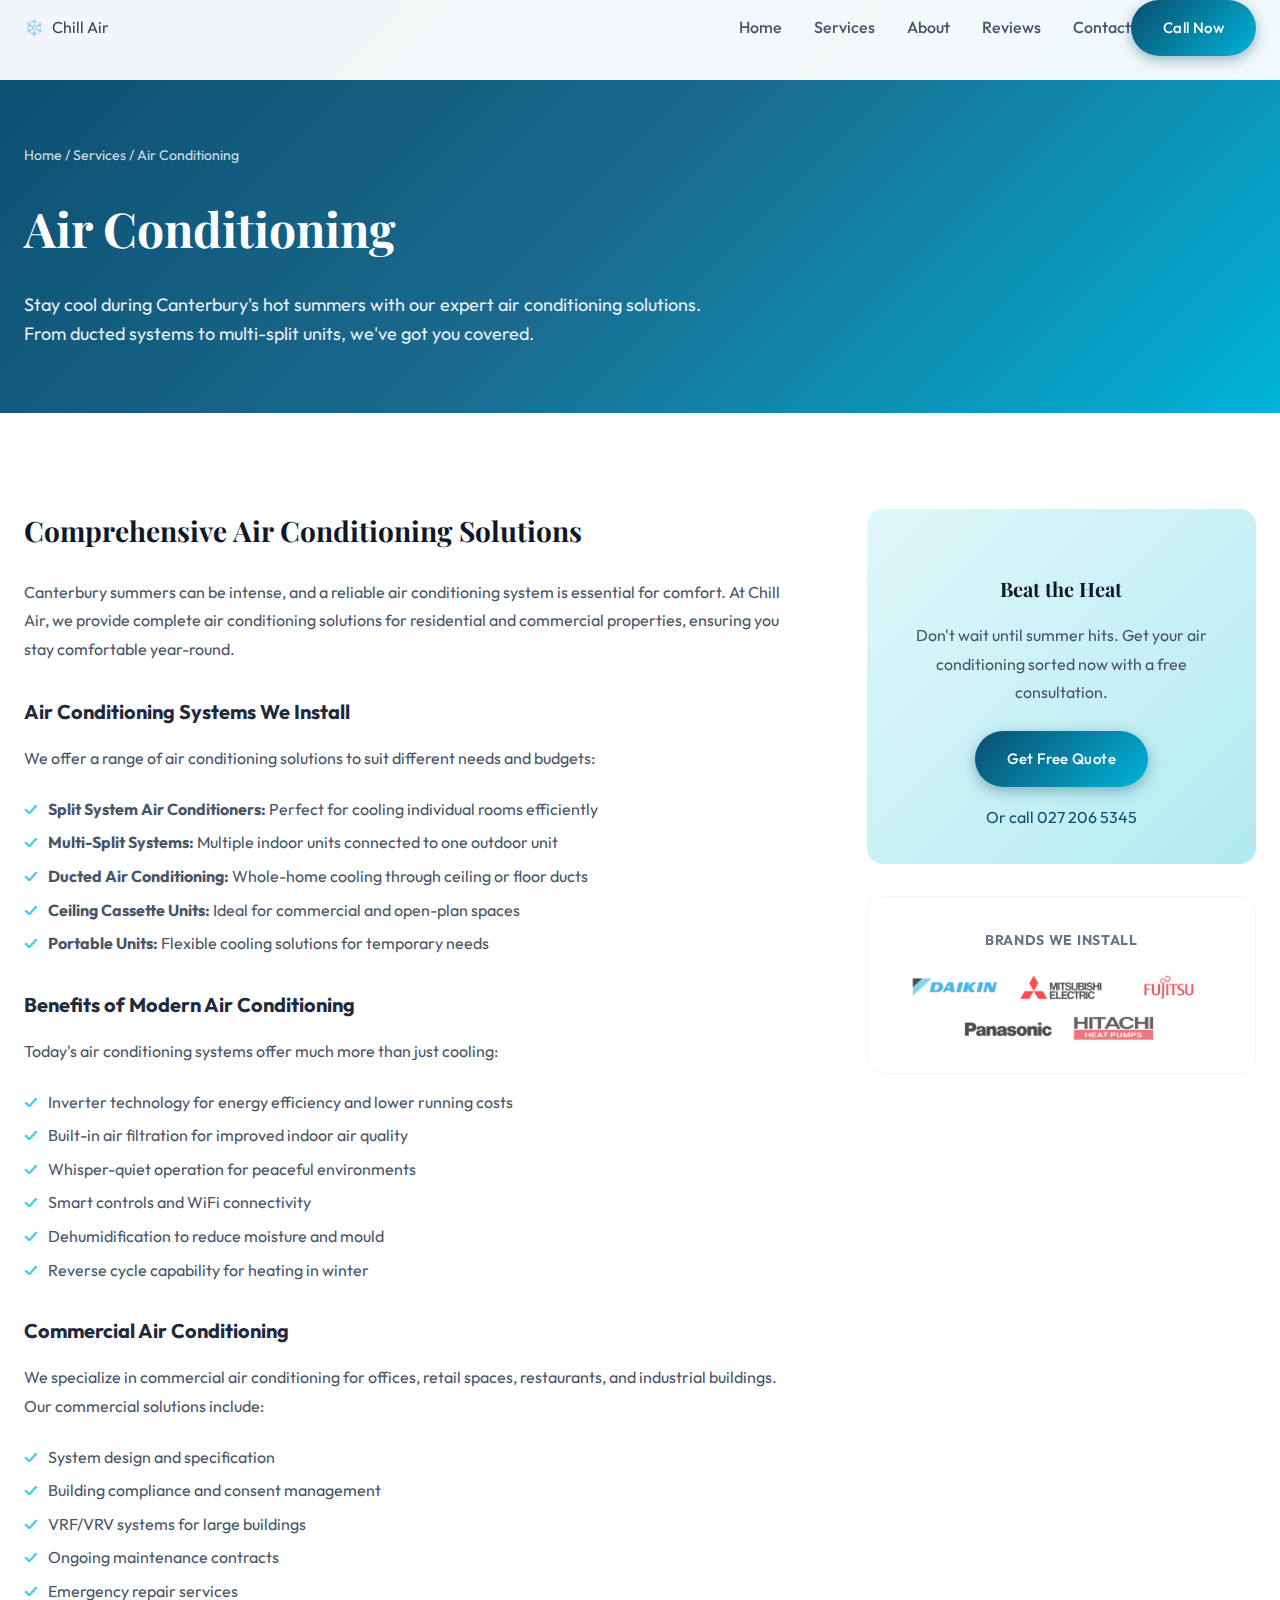
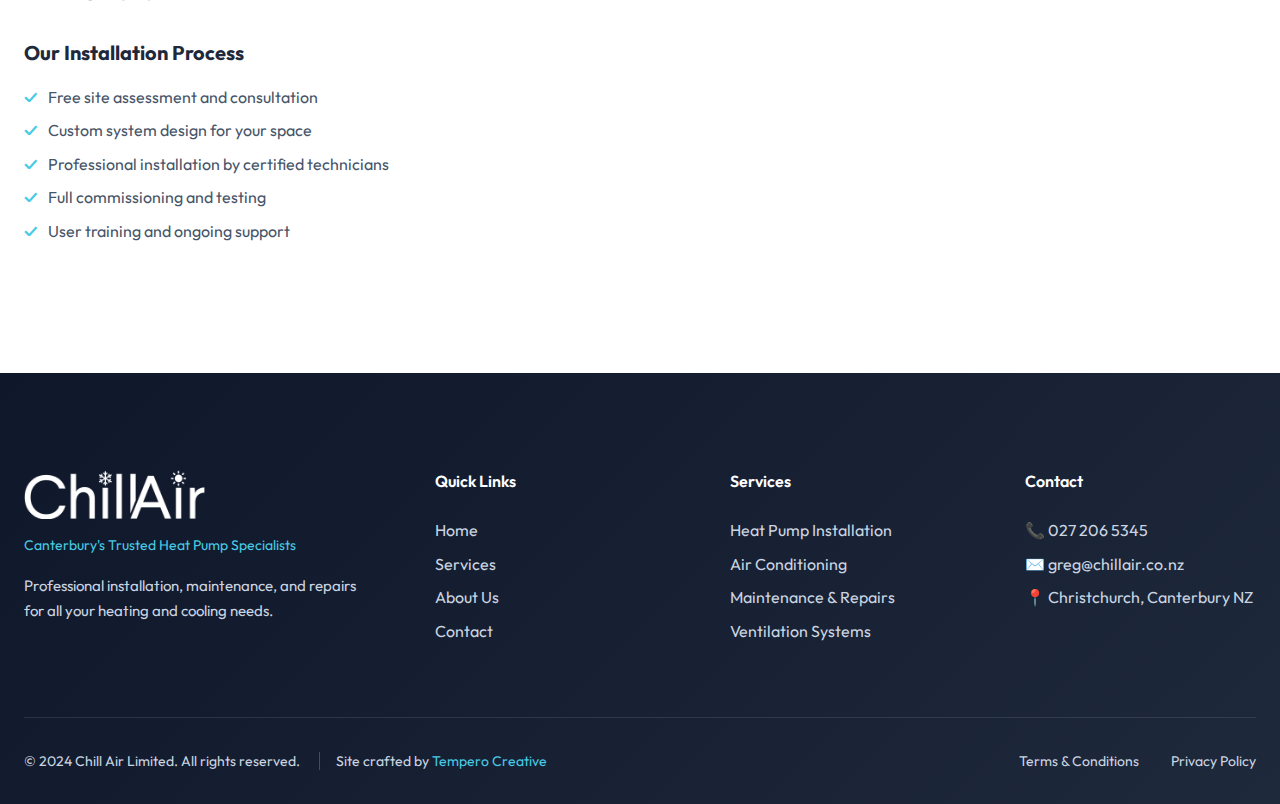
<file: air-conditioning.html>
<!DOCTYPE html>
<html lang="en-NZ">
<head>
    <meta charset="UTF-8">
    <meta name="viewport" content="width=device-width, initial-scale=1.0">
    <meta name="theme-color" content="#0B4D6E">
    <title>Air Conditioning Services | Chill Air Canterbury</title>
    <meta name="description" content="Expert air conditioning installation and service across Canterbury. Ducted systems, multi-split units, and commercial solutions. Stay cool during Canterbury summers.">
    <link rel="canonical" href="https://chillair.co.nz/services/air-conditioning.html">
    <link rel="preconnect" href="https://fonts.googleapis.com">
    <link rel="preconnect" href="https://fonts.gstatic.com" crossorigin>
    <link href="https://fonts.googleapis.com/css2?family=Outfit:wght@300;400;500;600;700&family=Playfair+Display:wght@600;700&display=swap" rel="stylesheet">
    <link rel="stylesheet" href="../css/styles.css">
    <style>
        .service-hero { background: linear-gradient(135deg, #0B4D6E 0%, #1A6B8F 50%, #00B4D8 100%); padding: calc(var(--header-height) + var(--space-3xl)) 0 var(--space-3xl); color: var(--color-white); }
        .service-hero__breadcrumb { font-size: 0.875rem; opacity: 0.8; margin-bottom: var(--space-lg); }
        .service-hero__breadcrumb a { color: inherit; }
        .service-hero__breadcrumb a:hover { color: var(--color-accent); }
        .service-hero__title { font-family: var(--font-display); font-size: clamp(2rem, 5vw, 3rem); margin-bottom: var(--space-lg); }
        .service-hero__description { font-size: 1.125rem; opacity: 0.9; max-width: 700px; }
        .service-content { padding: var(--space-4xl) 0; }
        .service-content__grid { display: grid; grid-template-columns: 2fr 1fr; gap: var(--space-3xl); }
        .service-content h2 { font-family: var(--font-display); font-size: 1.75rem; color: var(--color-gray-900); margin-bottom: var(--space-lg); }
        .service-content h3 { font-size: 1.25rem; color: var(--color-gray-800); margin: var(--space-xl) 0 var(--space-md); }
        .service-content p { color: var(--color-gray-600); line-height: 1.8; margin-bottom: var(--space-lg); }
        .service-content ul { margin-bottom: var(--space-xl); }
        .service-content li { color: var(--color-gray-600); padding-left: var(--space-lg); position: relative; margin-bottom: var(--space-sm); }
        .service-content li::before { content: "✓"; position: absolute; left: 0; color: var(--color-accent); font-weight: bold; }
        .service-sidebar { position: sticky; top: calc(var(--header-height) + var(--space-xl)); }
        .service-cta-card { background: var(--gradient-light); border-radius: var(--radius-xl); padding: var(--space-xl); text-align: center; margin-bottom: var(--space-xl); }
        .service-cta-card h3 { font-family: var(--font-display); color: var(--color-gray-900); margin-bottom: var(--space-md); }
        .service-cta-card p { color: var(--color-gray-600); margin-bottom: var(--space-lg); }
        .brands-card { background: var(--color-white); border: 1px solid var(--color-gray-100); border-radius: var(--radius-xl); padding: var(--space-xl); }
        .brands-card h4 { font-size: 0.875rem; text-transform: uppercase; letter-spacing: 0.05em; color: var(--color-gray-500); margin-bottom: var(--space-lg); text-align: center; }
        .brands-card__logos { display: flex; flex-wrap: wrap; gap: var(--space-md); justify-content: center; }
        .brands-card__logos img { height: 25px; width: auto; opacity: 0.7; }
        @media (max-width: 900px) { .service-content__grid { grid-template-columns: 1fr; } .service-sidebar { position: static; } }
    </style>
</head>
<body>
    <header class="header" id="header">
        <div class="container">
            <nav class="nav">
                <a href="../index.html" class="nav__logo"><span class="nav__logo-icon">❄️</span><span>Chill Air</span></a>
                <div class="nav__menu" id="nav-menu">
                    <ul class="nav__list">
                        <li><a href="../index.html" class="nav__link">Home</a></li>
                        <li><a href="../index.html#services" class="nav__link">Services</a></li>
                        <li><a href="../index.html#about" class="nav__link">About</a></li>
                        <li><a href="../index.html#reviews" class="nav__link">Reviews</a></li>
                        <li><a href="../index.html#contact" class="nav__link">Contact</a></li>
                    </ul>
                    <a href="tel:+64272065345" class="nav__cta btn btn--primary">Call Now</a>
                    <button class="nav__close" id="nav-close">×</button>
                </div>
                <button class="nav__toggle" id="nav-toggle"><span></span><span></span><span></span></button>
            </nav>
        </div>
    </header>

    <main>
        <section class="service-hero">
            <div class="container">
                <div class="service-hero__breadcrumb">
                    <a href="../index.html">Home</a> / <a href="../index.html#services">Services</a> / Air Conditioning
                </div>
                <h1 class="service-hero__title">Air Conditioning</h1>
                <p class="service-hero__description">Stay cool during Canterbury's hot summers with our expert air conditioning solutions. From ducted systems to multi-split units, we've got you covered.</p>
            </div>
        </section>

        <section class="service-content">
            <div class="container">
                <div class="service-content__grid">
                    <div class="service-main">
                        <h2>Comprehensive Air Conditioning Solutions</h2>
                        <p>Canterbury summers can be intense, and a reliable air conditioning system is essential for comfort. At Chill Air, we provide complete air conditioning solutions for residential and commercial properties, ensuring you stay comfortable year-round.</p>
                        
                        <h3>Air Conditioning Systems We Install</h3>
                        <p>We offer a range of air conditioning solutions to suit different needs and budgets:</p>
                        <ul>
                            <li><strong>Split System Air Conditioners:</strong> Perfect for cooling individual rooms efficiently</li>
                            <li><strong>Multi-Split Systems:</strong> Multiple indoor units connected to one outdoor unit</li>
                            <li><strong>Ducted Air Conditioning:</strong> Whole-home cooling through ceiling or floor ducts</li>
                            <li><strong>Ceiling Cassette Units:</strong> Ideal for commercial and open-plan spaces</li>
                            <li><strong>Portable Units:</strong> Flexible cooling solutions for temporary needs</li>
                        </ul>

                        <h3>Benefits of Modern Air Conditioning</h3>
                        <p>Today's air conditioning systems offer much more than just cooling:</p>
                        <ul>
                            <li>Inverter technology for energy efficiency and lower running costs</li>
                            <li>Built-in air filtration for improved indoor air quality</li>
                            <li>Whisper-quiet operation for peaceful environments</li>
                            <li>Smart controls and WiFi connectivity</li>
                            <li>Dehumidification to reduce moisture and mould</li>
                            <li>Reverse cycle capability for heating in winter</li>
                        </ul>

                        <h3>Commercial Air Conditioning</h3>
                        <p>We specialize in commercial air conditioning for offices, retail spaces, restaurants, and industrial buildings. Our commercial solutions include:</p>
                        <ul>
                            <li>System design and specification</li>
                            <li>Building compliance and consent management</li>
                            <li>VRF/VRV systems for large buildings</li>
                            <li>Ongoing maintenance contracts</li>
                            <li>Emergency repair services</li>
                        </ul>

                        <h3>Our Installation Process</h3>
                        <ul>
                            <li>Free site assessment and consultation</li>
                            <li>Custom system design for your space</li>
                            <li>Professional installation by certified technicians</li>
                            <li>Full commissioning and testing</li>
                            <li>User training and ongoing support</li>
                        </ul>
                    </div>

                    <aside class="service-sidebar">
                        <div class="service-cta-card">
                            <h3>Beat the Heat</h3>
                            <p>Don't wait until summer hits. Get your air conditioning sorted now with a free consultation.</p>
                            <a href="../index.html#contact" class="btn btn--primary">Get Free Quote</a>
                            <p style="margin-top: var(--space-md); margin-bottom: 0;"><a href="tel:+64272065345" style="color: var(--color-primary);">Or call 027 206 5345</a></p>
                        </div>
                        <div class="brands-card">
                            <h4>Brands We Install</h4>
                            <div class="brands-card__logos">
                                <img src="../images/brand-daikin.png" alt="Daikin">
                                <img src="../images/brand-mitsubishi.png" alt="Mitsubishi">
                                <img src="../images/brand-fujitsu.png" alt="Fujitsu">
                                <img src="../images/brand-panasonic.png" alt="Panasonic">
                                <img src="../images/brand-hitachi.png" alt="Hitachi">
                            </div>
                        </div>
                    </aside>
                </div>
            </div>
        </section>
    </main>

    <footer class="footer">
        <div class="container">
            <div class="footer__grid">
                <div class="footer__brand">
                    <a href="../index.html" class="footer__logo"><img src="../images/logowhite.png" alt="Chill Air" class="footer__logo-img"></a>
                    <p class="footer__tagline">Canterbury's Trusted Heat Pump Specialists</p>
                    <p class="footer__description">Professional installation, maintenance, and repairs for all your heating and cooling needs.</p>
                </div>
                <div class="footer__links"><h4>Quick Links</h4><ul><li><a href="../index.html">Home</a></li><li><a href="../index.html#services">Services</a></li><li><a href="../index.html#about">About Us</a></li><li><a href="../index.html#contact">Contact</a></li></ul></div>
                <div class="footer__links"><h4>Services</h4><ul><li><a href="heat-pump-installation.html">Heat Pump Installation</a></li><li><a href="air-conditioning.html">Air Conditioning</a></li><li><a href="maintenance-repairs.html">Maintenance & Repairs</a></li><li><a href="ventilation.html">Ventilation Systems</a></li></ul></div>
                <div class="footer__contact"><h4>Contact</h4><p>📞 <a href="tel:+64272065345">027 206 5345</a></p><p>✉️ <a href="mailto:greg@chillair.co.nz">greg@chillair.co.nz</a></p><p>📍 Christchurch, Canterbury NZ</p></div>
            </div>
            <div class="footer__bottom">
                <p>&copy; 2024 Chill Air Limited. All rights reserved. <span class="footer__credit">Site crafted by <a href="https://tempero.nz" target="_blank" rel="noopener">Tempero Creative</a></span></p>
                <div class="footer__legal"><a href="../terms.html">Terms & Conditions</a><a href="../privacy.html">Privacy Policy</a></div>
            </div>
        </div>
    </footer>
    <script src="../js/app.js"></script>
</body>
</html>
</file>
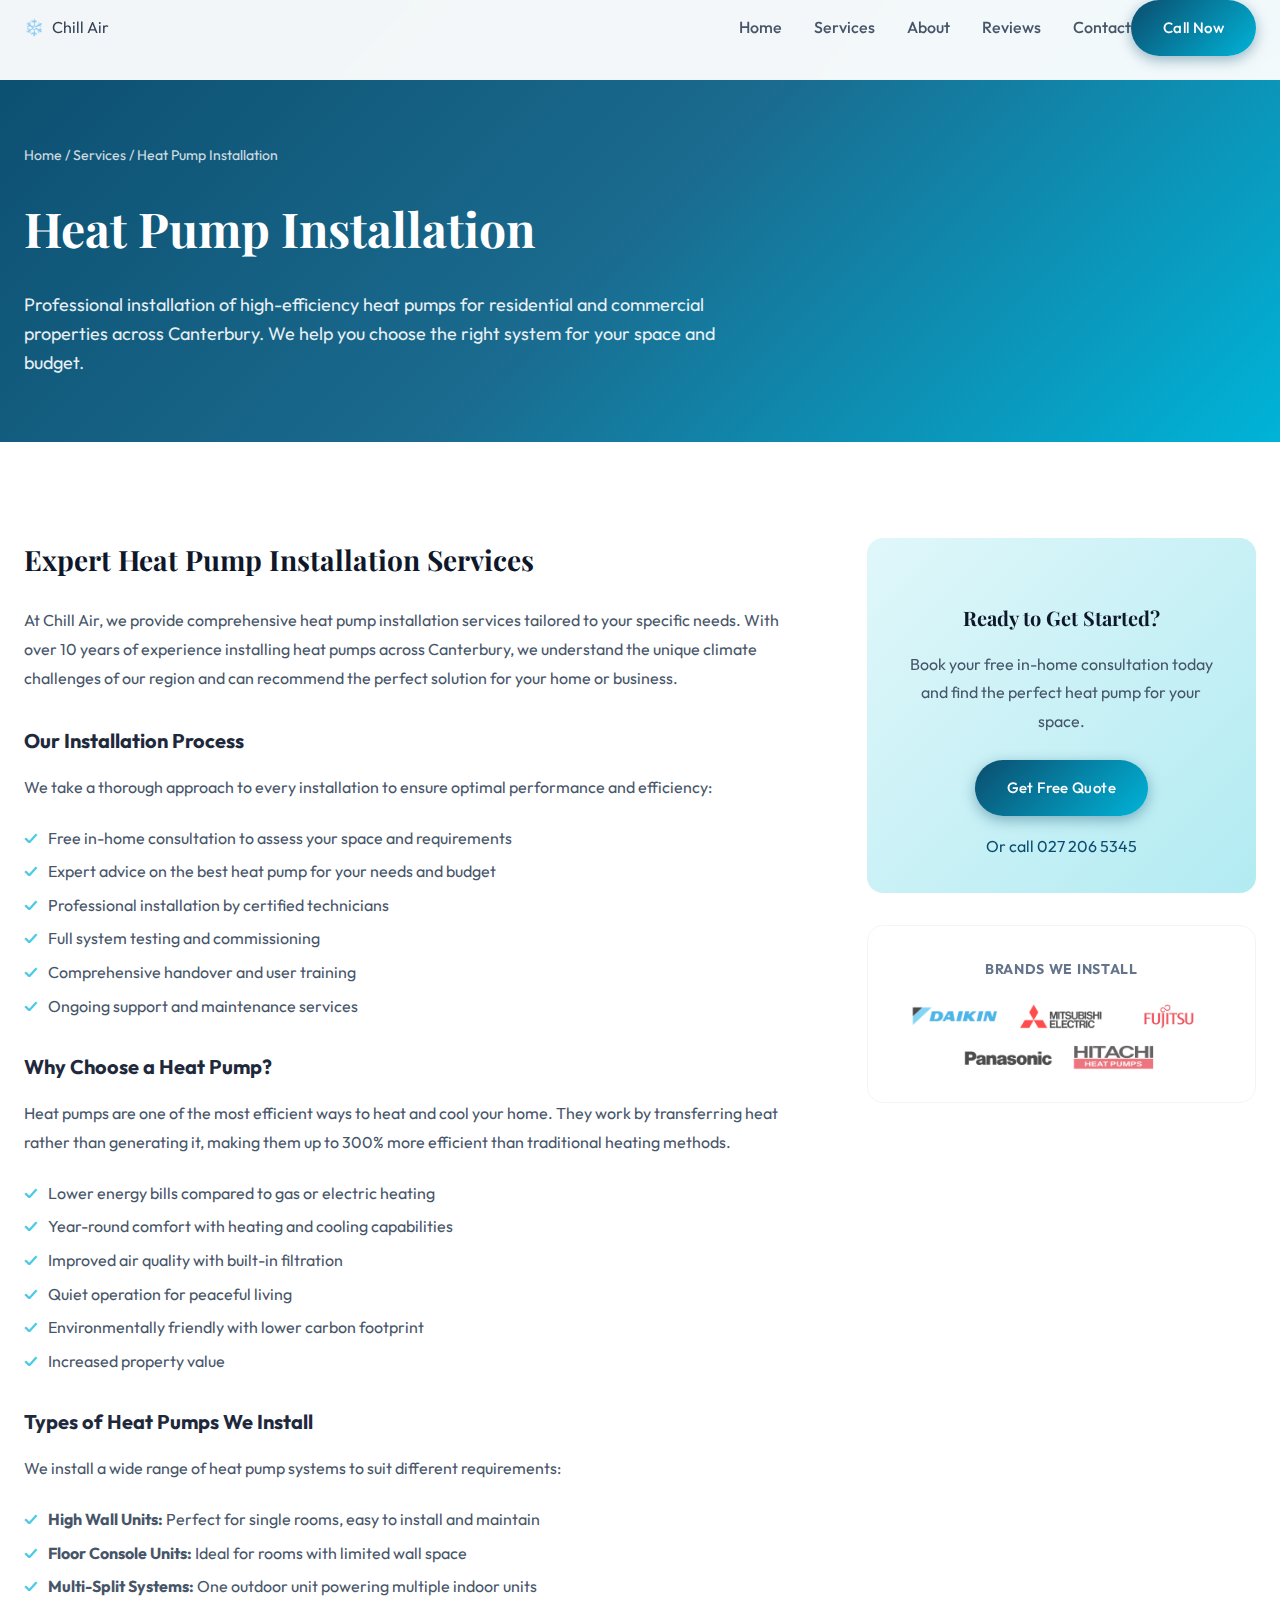
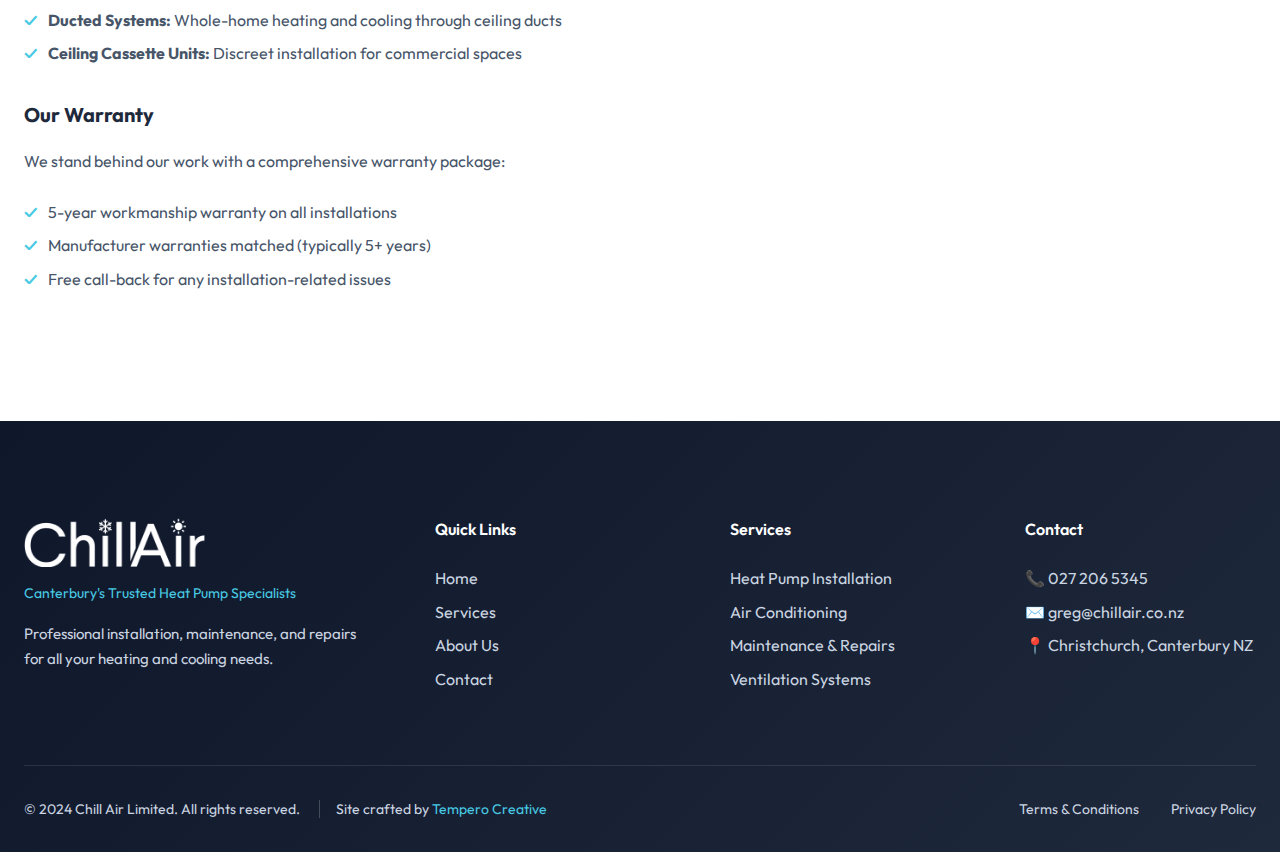
<file: heat-pump-installation.html>
<!DOCTYPE html>
<html lang="en-NZ">
<head>
    <meta charset="UTF-8">
    <meta name="viewport" content="width=device-width, initial-scale=1.0">
    <meta name="theme-color" content="#0B4D6E">
    <title>Heat Pump Installation | Chill Air Canterbury</title>
    <meta name="description" content="Professional heat pump installation services across Canterbury. Expert advice, all major brands, and 5-year workmanship warranty. Free in-home consultations available.">
    <link rel="canonical" href="https://chillair.co.nz/services/heat-pump-installation.html">
    <link rel="preconnect" href="https://fonts.googleapis.com">
    <link rel="preconnect" href="https://fonts.gstatic.com" crossorigin>
    <link href="https://fonts.googleapis.com/css2?family=Outfit:wght@300;400;500;600;700&family=Playfair+Display:wght@600;700&display=swap" rel="stylesheet">
    <link rel="stylesheet" href="../css/styles.css">
    <style>
        .service-hero {
            background: linear-gradient(135deg, #0B4D6E 0%, #1A6B8F 50%, #00B4D8 100%);
            padding: calc(var(--header-height) + var(--space-3xl)) 0 var(--space-3xl);
            color: var(--color-white);
        }
        .service-hero__breadcrumb {
            font-size: 0.875rem;
            opacity: 0.8;
            margin-bottom: var(--space-lg);
        }
        .service-hero__breadcrumb a {
            color: inherit;
        }
        .service-hero__breadcrumb a:hover {
            color: var(--color-accent);
        }
        .service-hero__title {
            font-family: var(--font-display);
            font-size: clamp(2rem, 5vw, 3rem);
            margin-bottom: var(--space-lg);
        }
        .service-hero__description {
            font-size: 1.125rem;
            opacity: 0.9;
            max-width: 700px;
        }
        .service-content {
            padding: var(--space-4xl) 0;
        }
        .service-content__grid {
            display: grid;
            grid-template-columns: 2fr 1fr;
            gap: var(--space-3xl);
        }
        .service-content h2 {
            font-family: var(--font-display);
            font-size: 1.75rem;
            color: var(--color-gray-900);
            margin-bottom: var(--space-lg);
        }
        .service-content h3 {
            font-size: 1.25rem;
            color: var(--color-gray-800);
            margin: var(--space-xl) 0 var(--space-md);
        }
        .service-content p {
            color: var(--color-gray-600);
            line-height: 1.8;
            margin-bottom: var(--space-lg);
        }
        .service-content ul {
            margin-bottom: var(--space-xl);
        }
        .service-content li {
            color: var(--color-gray-600);
            padding-left: var(--space-lg);
            position: relative;
            margin-bottom: var(--space-sm);
        }
        .service-content li::before {
            content: "✓";
            position: absolute;
            left: 0;
            color: var(--color-accent);
            font-weight: bold;
        }
        .service-sidebar {
            position: sticky;
            top: calc(var(--header-height) + var(--space-xl));
        }
        .service-cta-card {
            background: var(--gradient-light);
            border-radius: var(--radius-xl);
            padding: var(--space-xl);
            text-align: center;
            margin-bottom: var(--space-xl);
        }
        .service-cta-card h3 {
            font-family: var(--font-display);
            color: var(--color-gray-900);
            margin-bottom: var(--space-md);
        }
        .service-cta-card p {
            color: var(--color-gray-600);
            margin-bottom: var(--space-lg);
        }
        .brands-card {
            background: var(--color-white);
            border: 1px solid var(--color-gray-100);
            border-radius: var(--radius-xl);
            padding: var(--space-xl);
        }
        .brands-card h4 {
            font-size: 0.875rem;
            text-transform: uppercase;
            letter-spacing: 0.05em;
            color: var(--color-gray-500);
            margin-bottom: var(--space-lg);
            text-align: center;
        }
        .brands-card__logos {
            display: flex;
            flex-wrap: wrap;
            gap: var(--space-md);
            justify-content: center;
        }
        .brands-card__logos img {
            height: 25px;
            width: auto;
            opacity: 0.7;
        }
        @media (max-width: 900px) {
            .service-content__grid {
                grid-template-columns: 1fr;
            }
            .service-sidebar {
                position: static;
            }
        }
    </style>
</head>
<body>
    <!-- Header -->
    <header class="header" id="header">
        <div class="container">
            <nav class="nav">
                <a href="../index.html" class="nav__logo">
                    <span class="nav__logo-icon">❄️</span>
                    <span>Chill Air</span>
                </a>
                <div class="nav__menu" id="nav-menu">
                    <ul class="nav__list">
                        <li><a href="../index.html" class="nav__link">Home</a></li>
                        <li><a href="../index.html#services" class="nav__link">Services</a></li>
                        <li><a href="../index.html#about" class="nav__link">About</a></li>
                        <li><a href="../index.html#reviews" class="nav__link">Reviews</a></li>
                        <li><a href="../index.html#contact" class="nav__link">Contact</a></li>
                    </ul>
                    <a href="tel:+64272065345" class="nav__cta btn btn--primary">Call Now</a>
                    <button class="nav__close" id="nav-close">×</button>
                </div>
                <button class="nav__toggle" id="nav-toggle">
                    <span></span><span></span><span></span>
                </button>
            </nav>
        </div>
    </header>

    <main>
        <section class="service-hero">
            <div class="container">
                <div class="service-hero__breadcrumb">
                    <a href="../index.html">Home</a> / <a href="../index.html#services">Services</a> / Heat Pump Installation
                </div>
                <h1 class="service-hero__title">Heat Pump Installation</h1>
                <p class="service-hero__description">Professional installation of high-efficiency heat pumps for residential and commercial properties across Canterbury. We help you choose the right system for your space and budget.</p>
            </div>
        </section>

        <section class="service-content">
            <div class="container">
                <div class="service-content__grid">
                    <div class="service-main">
                        <h2>Expert Heat Pump Installation Services</h2>
                        <p>At Chill Air, we provide comprehensive heat pump installation services tailored to your specific needs. With over 10 years of experience installing heat pumps across Canterbury, we understand the unique climate challenges of our region and can recommend the perfect solution for your home or business.</p>
                        
                        <h3>Our Installation Process</h3>
                        <p>We take a thorough approach to every installation to ensure optimal performance and efficiency:</p>
                        <ul>
                            <li>Free in-home consultation to assess your space and requirements</li>
                            <li>Expert advice on the best heat pump for your needs and budget</li>
                            <li>Professional installation by certified technicians</li>
                            <li>Full system testing and commissioning</li>
                            <li>Comprehensive handover and user training</li>
                            <li>Ongoing support and maintenance services</li>
                        </ul>

                        <h3>Why Choose a Heat Pump?</h3>
                        <p>Heat pumps are one of the most efficient ways to heat and cool your home. They work by transferring heat rather than generating it, making them up to 300% more efficient than traditional heating methods.</p>
                        <ul>
                            <li>Lower energy bills compared to gas or electric heating</li>
                            <li>Year-round comfort with heating and cooling capabilities</li>
                            <li>Improved air quality with built-in filtration</li>
                            <li>Quiet operation for peaceful living</li>
                            <li>Environmentally friendly with lower carbon footprint</li>
                            <li>Increased property value</li>
                        </ul>

                        <h3>Types of Heat Pumps We Install</h3>
                        <p>We install a wide range of heat pump systems to suit different requirements:</p>
                        <ul>
                            <li><strong>High Wall Units:</strong> Perfect for single rooms, easy to install and maintain</li>
                            <li><strong>Floor Console Units:</strong> Ideal for rooms with limited wall space</li>
                            <li><strong>Multi-Split Systems:</strong> One outdoor unit powering multiple indoor units</li>
                            <li><strong>Ducted Systems:</strong> Whole-home heating and cooling through ceiling ducts</li>
                            <li><strong>Ceiling Cassette Units:</strong> Discreet installation for commercial spaces</li>
                        </ul>

                        <h3>Our Warranty</h3>
                        <p>We stand behind our work with a comprehensive warranty package:</p>
                        <ul>
                            <li>5-year workmanship warranty on all installations</li>
                            <li>Manufacturer warranties matched (typically 5+ years)</li>
                            <li>Free call-back for any installation-related issues</li>
                        </ul>
                    </div>

                    <aside class="service-sidebar">
                        <div class="service-cta-card">
                            <h3>Ready to Get Started?</h3>
                            <p>Book your free in-home consultation today and find the perfect heat pump for your space.</p>
                            <a href="../index.html#contact" class="btn btn--primary">Get Free Quote</a>
                            <p style="margin-top: var(--space-md); margin-bottom: 0;"><a href="tel:+64272065345" style="color: var(--color-primary);">Or call 027 206 5345</a></p>
                        </div>

                        <div class="brands-card">
                            <h4>Brands We Install</h4>
                            <div class="brands-card__logos">
                                <img src="../images/brand-daikin.png" alt="Daikin">
                                <img src="../images/brand-mitsubishi.png" alt="Mitsubishi">
                                <img src="../images/brand-fujitsu.png" alt="Fujitsu">
                                <img src="../images/brand-panasonic.png" alt="Panasonic">
                                <img src="../images/brand-hitachi.png" alt="Hitachi">
                            </div>
                        </div>
                    </aside>
                </div>
            </div>
        </section>
    </main>

    <!-- Footer -->
    <footer class="footer">
        <div class="container">
            <div class="footer__grid">
                <div class="footer__brand">
                    <a href="../index.html" class="footer__logo">
                        <img src="../images/logowhite.png" alt="Chill Air" class="footer__logo-img">
                    </a>
                    <p class="footer__tagline">Canterbury's Trusted Heat Pump Specialists</p>
                    <p class="footer__description">Professional installation, maintenance, and repairs for all your heating and cooling needs.</p>
                </div>
                <div class="footer__links">
                    <h4>Quick Links</h4>
                    <ul>
                        <li><a href="../index.html">Home</a></li>
                        <li><a href="../index.html#services">Services</a></li>
                        <li><a href="../index.html#about">About Us</a></li>
                        <li><a href="../index.html#contact">Contact</a></li>
                    </ul>
                </div>
                <div class="footer__links">
                    <h4>Services</h4>
                    <ul>
                        <li><a href="heat-pump-installation.html">Heat Pump Installation</a></li>
                        <li><a href="air-conditioning.html">Air Conditioning</a></li>
                        <li><a href="maintenance-repairs.html">Maintenance & Repairs</a></li>
                        <li><a href="ventilation.html">Ventilation Systems</a></li>
                    </ul>
                </div>
                <div class="footer__contact">
                    <h4>Contact</h4>
                    <p>📞 <a href="tel:+64272065345">027 206 5345</a></p>
                    <p>✉️ <a href="mailto:greg@chillair.co.nz">greg@chillair.co.nz</a></p>
                    <p>📍 Christchurch, Canterbury NZ</p>
                </div>
            </div>
            <div class="footer__bottom">
                <p>&copy; 2024 Chill Air Limited. All rights reserved. <span class="footer__credit">Site crafted by <a href="https://tempero.nz" target="_blank" rel="noopener">Tempero Creative</a></span></p>
                <div class="footer__legal">
                    <a href="../terms.html">Terms & Conditions</a>
                    <a href="../privacy.html">Privacy Policy</a>
                </div>
            </div>
        </div>
    </footer>

    <script src="../js/app.js"></script>
</body>
</html>
</file>
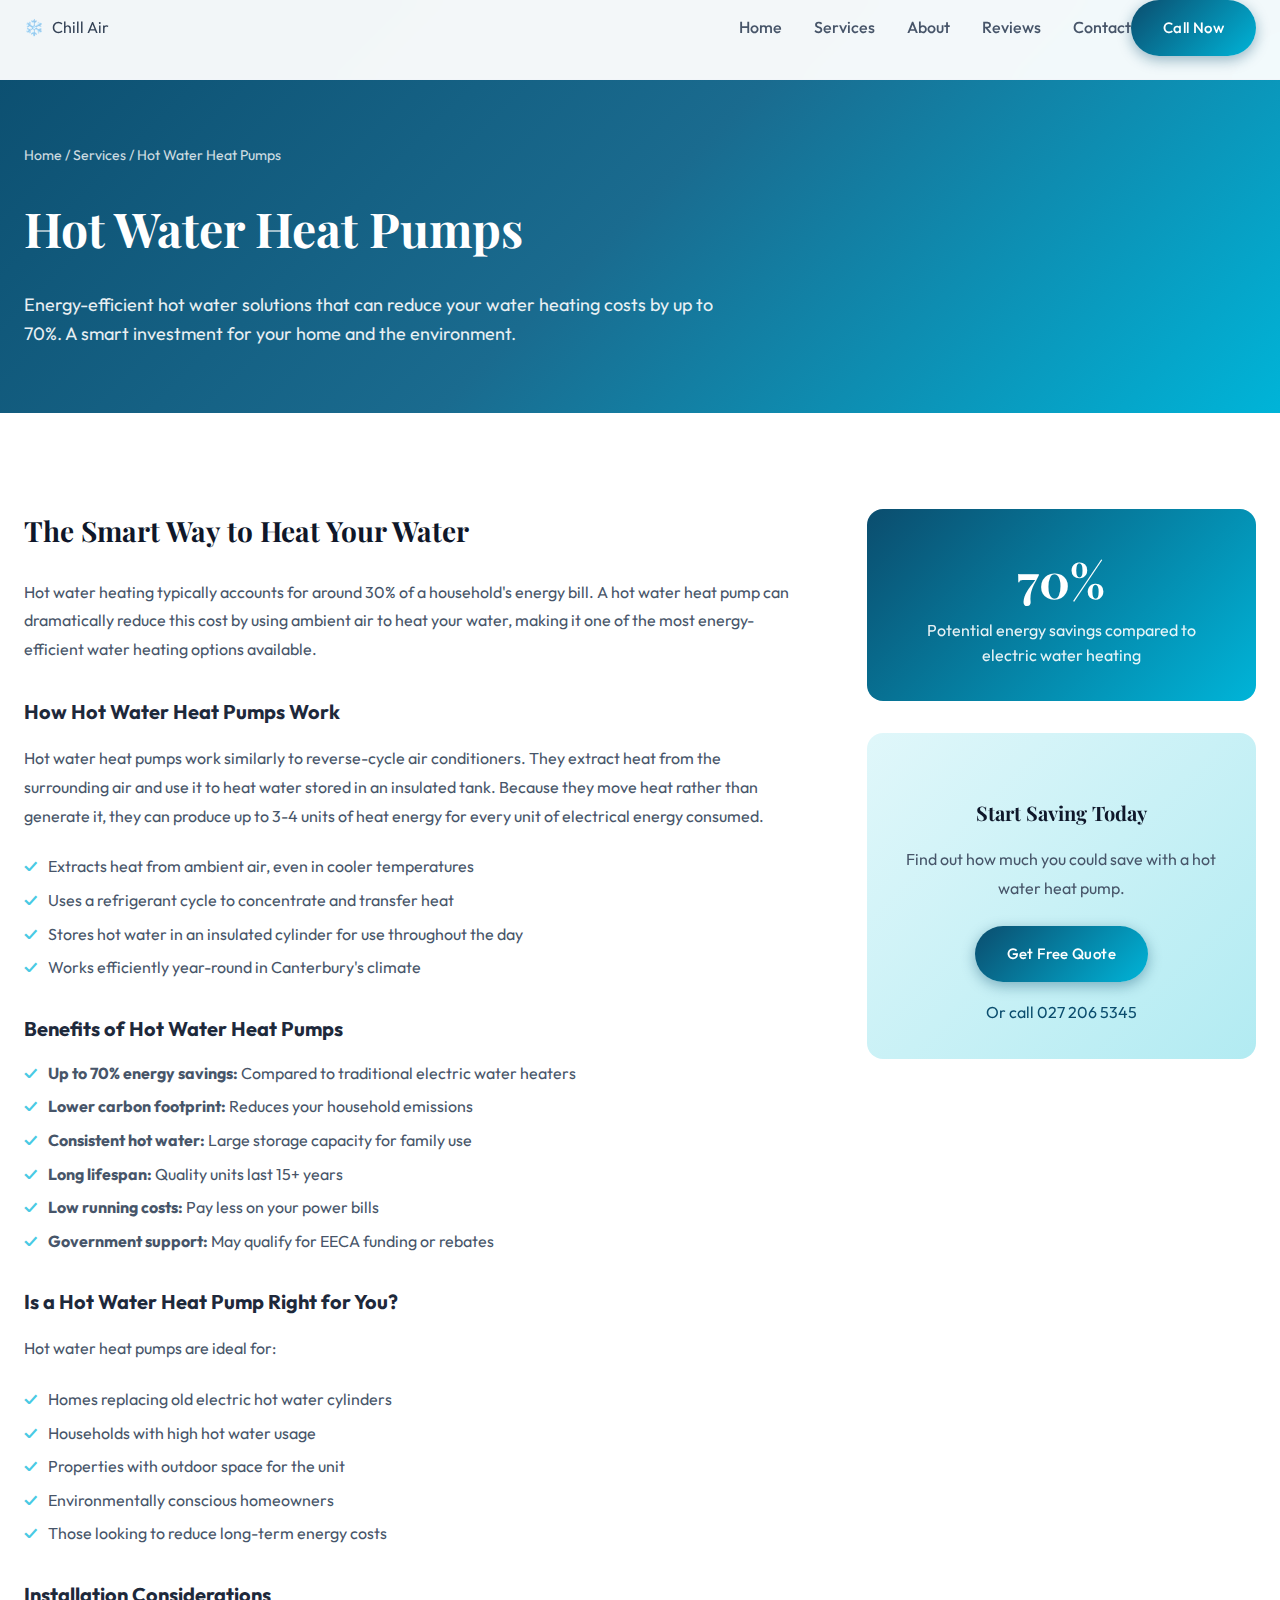
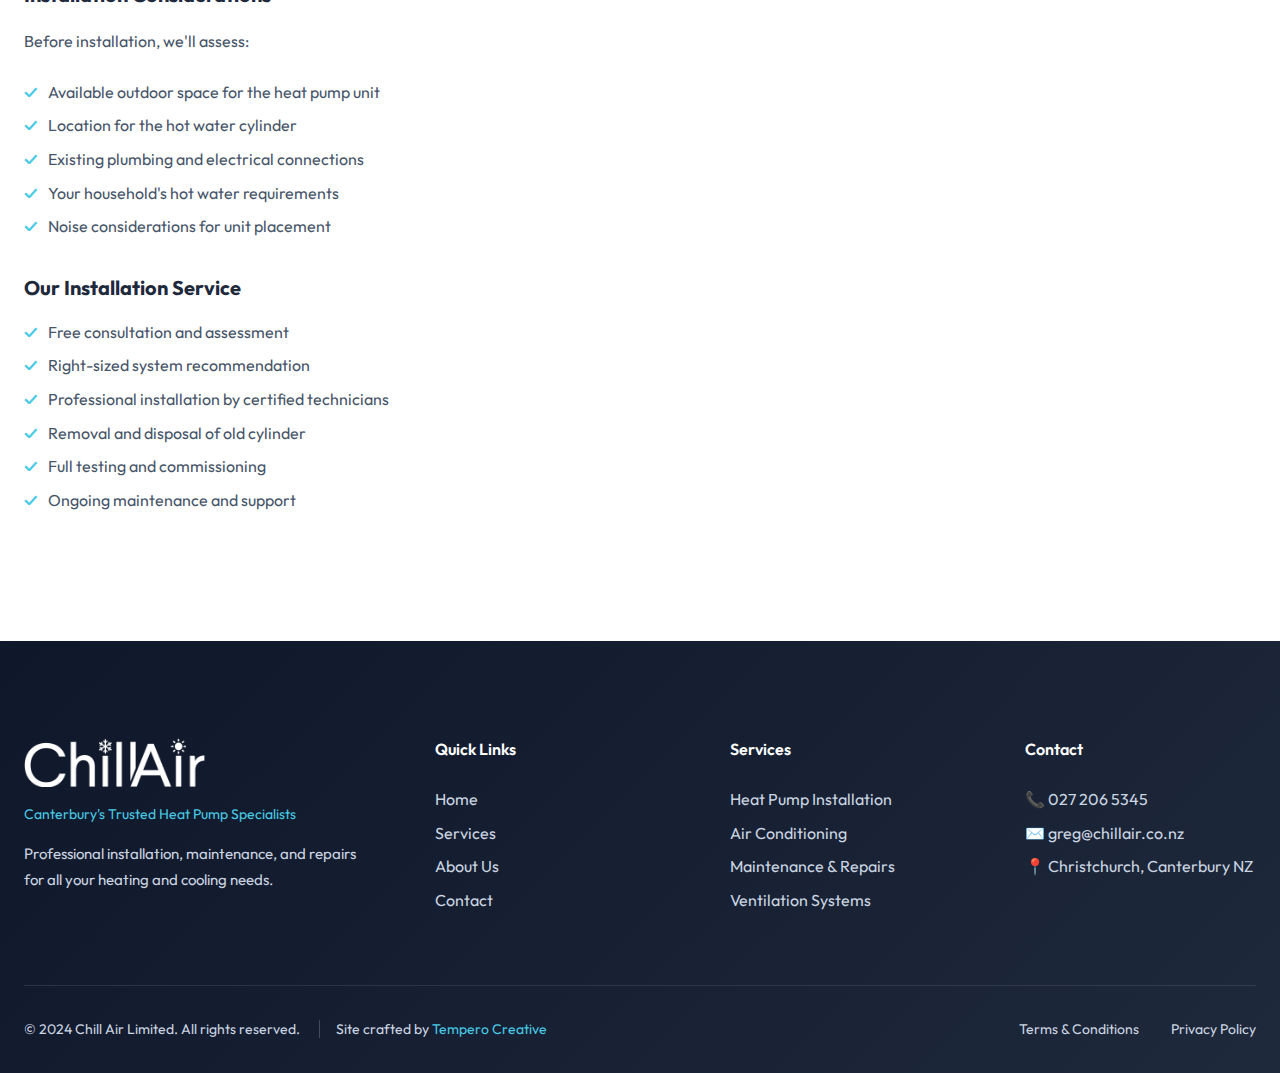
<file: hot-water-heat-pumps.html>
<!DOCTYPE html>
<html lang="en-NZ">
<head>
    <meta charset="UTF-8">
    <meta name="viewport" content="width=device-width, initial-scale=1.0">
    <meta name="theme-color" content="#0B4D6E">
    <title>Hot Water Heat Pumps | Chill Air Canterbury</title>
    <meta name="description" content="Energy-efficient hot water heat pump installation across Canterbury. Reduce your water heating costs by up to 70%. Eco-friendly and cost-effective solutions.">
    <link rel="canonical" href="https://chillair.co.nz/services/hot-water-heat-pumps.html">
    <link rel="preconnect" href="https://fonts.googleapis.com">
    <link rel="preconnect" href="https://fonts.gstatic.com" crossorigin>
    <link href="https://fonts.googleapis.com/css2?family=Outfit:wght@300;400;500;600;700&family=Playfair+Display:wght@600;700&display=swap" rel="stylesheet">
    <link rel="stylesheet" href="../css/styles.css">
    <style>
        .service-hero { background: linear-gradient(135deg, #0B4D6E 0%, #1A6B8F 50%, #00B4D8 100%); padding: calc(var(--header-height) + var(--space-3xl)) 0 var(--space-3xl); color: var(--color-white); }
        .service-hero__breadcrumb { font-size: 0.875rem; opacity: 0.8; margin-bottom: var(--space-lg); }
        .service-hero__breadcrumb a { color: inherit; }
        .service-hero__breadcrumb a:hover { color: var(--color-accent); }
        .service-hero__title { font-family: var(--font-display); font-size: clamp(2rem, 5vw, 3rem); margin-bottom: var(--space-lg); }
        .service-hero__description { font-size: 1.125rem; opacity: 0.9; max-width: 700px; }
        .service-content { padding: var(--space-4xl) 0; }
        .service-content__grid { display: grid; grid-template-columns: 2fr 1fr; gap: var(--space-3xl); }
        .service-content h2 { font-family: var(--font-display); font-size: 1.75rem; color: var(--color-gray-900); margin-bottom: var(--space-lg); }
        .service-content h3 { font-size: 1.25rem; color: var(--color-gray-800); margin: var(--space-xl) 0 var(--space-md); }
        .service-content p { color: var(--color-gray-600); line-height: 1.8; margin-bottom: var(--space-lg); }
        .service-content ul { margin-bottom: var(--space-xl); }
        .service-content li { color: var(--color-gray-600); padding-left: var(--space-lg); position: relative; margin-bottom: var(--space-sm); }
        .service-content li::before { content: "✓"; position: absolute; left: 0; color: var(--color-accent); font-weight: bold; }
        .service-sidebar { position: sticky; top: calc(var(--header-height) + var(--space-xl)); }
        .service-cta-card { background: var(--gradient-light); border-radius: var(--radius-xl); padding: var(--space-xl); text-align: center; margin-bottom: var(--space-xl); }
        .service-cta-card h3 { font-family: var(--font-display); color: var(--color-gray-900); margin-bottom: var(--space-md); }
        .service-cta-card p { color: var(--color-gray-600); margin-bottom: var(--space-lg); }
        .savings-card { background: var(--gradient-primary); color: white; border-radius: var(--radius-xl); padding: var(--space-xl); text-align: center; }
        .savings-card__number { font-family: var(--font-display); font-size: 3rem; font-weight: 700; }
        .savings-card__text { font-size: 1rem; opacity: 0.9; }
        @media (max-width: 900px) { .service-content__grid { grid-template-columns: 1fr; } .service-sidebar { position: static; } }
    </style>
</head>
<body>
    <header class="header" id="header">
        <div class="container">
            <nav class="nav">
                <a href="../index.html" class="nav__logo"><span class="nav__logo-icon">❄️</span><span>Chill Air</span></a>
                <div class="nav__menu" id="nav-menu">
                    <ul class="nav__list">
                        <li><a href="../index.html" class="nav__link">Home</a></li>
                        <li><a href="../index.html#services" class="nav__link">Services</a></li>
                        <li><a href="../index.html#about" class="nav__link">About</a></li>
                        <li><a href="../index.html#reviews" class="nav__link">Reviews</a></li>
                        <li><a href="../index.html#contact" class="nav__link">Contact</a></li>
                    </ul>
                    <a href="tel:+64272065345" class="nav__cta btn btn--primary">Call Now</a>
                    <button class="nav__close" id="nav-close">×</button>
                </div>
                <button class="nav__toggle" id="nav-toggle"><span></span><span></span><span></span></button>
            </nav>
        </div>
    </header>

    <main>
        <section class="service-hero">
            <div class="container">
                <div class="service-hero__breadcrumb">
                    <a href="../index.html">Home</a> / <a href="../index.html#services">Services</a> / Hot Water Heat Pumps
                </div>
                <h1 class="service-hero__title">Hot Water Heat Pumps</h1>
                <p class="service-hero__description">Energy-efficient hot water solutions that can reduce your water heating costs by up to 70%. A smart investment for your home and the environment.</p>
            </div>
        </section>

        <section class="service-content">
            <div class="container">
                <div class="service-content__grid">
                    <div class="service-main">
                        <h2>The Smart Way to Heat Your Water</h2>
                        <p>Hot water heating typically accounts for around 30% of a household's energy bill. A hot water heat pump can dramatically reduce this cost by using ambient air to heat your water, making it one of the most energy-efficient water heating options available.</p>
                        
                        <h3>How Hot Water Heat Pumps Work</h3>
                        <p>Hot water heat pumps work similarly to reverse-cycle air conditioners. They extract heat from the surrounding air and use it to heat water stored in an insulated tank. Because they move heat rather than generate it, they can produce up to 3-4 units of heat energy for every unit of electrical energy consumed.</p>
                        <ul>
                            <li>Extracts heat from ambient air, even in cooler temperatures</li>
                            <li>Uses a refrigerant cycle to concentrate and transfer heat</li>
                            <li>Stores hot water in an insulated cylinder for use throughout the day</li>
                            <li>Works efficiently year-round in Canterbury's climate</li>
                        </ul>

                        <h3>Benefits of Hot Water Heat Pumps</h3>
                        <ul>
                            <li><strong>Up to 70% energy savings:</strong> Compared to traditional electric water heaters</li>
                            <li><strong>Lower carbon footprint:</strong> Reduces your household emissions</li>
                            <li><strong>Consistent hot water:</strong> Large storage capacity for family use</li>
                            <li><strong>Long lifespan:</strong> Quality units last 15+ years</li>
                            <li><strong>Low running costs:</strong> Pay less on your power bills</li>
                            <li><strong>Government support:</strong> May qualify for EECA funding or rebates</li>
                        </ul>

                        <h3>Is a Hot Water Heat Pump Right for You?</h3>
                        <p>Hot water heat pumps are ideal for:</p>
                        <ul>
                            <li>Homes replacing old electric hot water cylinders</li>
                            <li>Households with high hot water usage</li>
                            <li>Properties with outdoor space for the unit</li>
                            <li>Environmentally conscious homeowners</li>
                            <li>Those looking to reduce long-term energy costs</li>
                        </ul>

                        <h3>Installation Considerations</h3>
                        <p>Before installation, we'll assess:</p>
                        <ul>
                            <li>Available outdoor space for the heat pump unit</li>
                            <li>Location for the hot water cylinder</li>
                            <li>Existing plumbing and electrical connections</li>
                            <li>Your household's hot water requirements</li>
                            <li>Noise considerations for unit placement</li>
                        </ul>

                        <h3>Our Installation Service</h3>
                        <ul>
                            <li>Free consultation and assessment</li>
                            <li>Right-sized system recommendation</li>
                            <li>Professional installation by certified technicians</li>
                            <li>Removal and disposal of old cylinder</li>
                            <li>Full testing and commissioning</li>
                            <li>Ongoing maintenance and support</li>
                        </ul>
                    </div>

                    <aside class="service-sidebar">
                        <div class="savings-card">
                            <div class="savings-card__number">70%</div>
                            <div class="savings-card__text">Potential energy savings compared to electric water heating</div>
                        </div>
                        
                        <div class="service-cta-card" style="margin-top: var(--space-xl);">
                            <h3>Start Saving Today</h3>
                            <p>Find out how much you could save with a hot water heat pump.</p>
                            <a href="../index.html#contact" class="btn btn--primary">Get Free Quote</a>
                            <p style="margin-top: var(--space-md); margin-bottom: 0;"><a href="tel:+64272065345" style="color: var(--color-primary);">Or call 027 206 5345</a></p>
                        </div>
                    </aside>
                </div>
            </div>
        </section>
    </main>

    <footer class="footer">
        <div class="container">
            <div class="footer__grid">
                <div class="footer__brand">
                    <a href="../index.html" class="footer__logo"><img src="../images/logowhite.png" alt="Chill Air" class="footer__logo-img"></a>
                    <p class="footer__tagline">Canterbury's Trusted Heat Pump Specialists</p>
                    <p class="footer__description">Professional installation, maintenance, and repairs for all your heating and cooling needs.</p>
                </div>
                <div class="footer__links"><h4>Quick Links</h4><ul><li><a href="../index.html">Home</a></li><li><a href="../index.html#services">Services</a></li><li><a href="../index.html#about">About Us</a></li><li><a href="../index.html#contact">Contact</a></li></ul></div>
                <div class="footer__links"><h4>Services</h4><ul><li><a href="heat-pump-installation.html">Heat Pump Installation</a></li><li><a href="air-conditioning.html">Air Conditioning</a></li><li><a href="maintenance-repairs.html">Maintenance & Repairs</a></li><li><a href="ventilation.html">Ventilation Systems</a></li></ul></div>
                <div class="footer__contact"><h4>Contact</h4><p>📞 <a href="tel:+64272065345">027 206 5345</a></p><p>✉️ <a href="mailto:greg@chillair.co.nz">greg@chillair.co.nz</a></p><p>📍 Christchurch, Canterbury NZ</p></div>
            </div>
            <div class="footer__bottom">
                <p>&copy; 2024 Chill Air Limited. All rights reserved. <span class="footer__credit">Site crafted by <a href="https://tempero.nz" target="_blank" rel="noopener">Tempero Creative</a></span></p>
                <div class="footer__legal"><a href="../terms.html">Terms & Conditions</a><a href="../privacy.html">Privacy Policy</a></div>
            </div>
        </div>
    </footer>
    <script src="../js/app.js"></script>
</body>
</html>
</file>
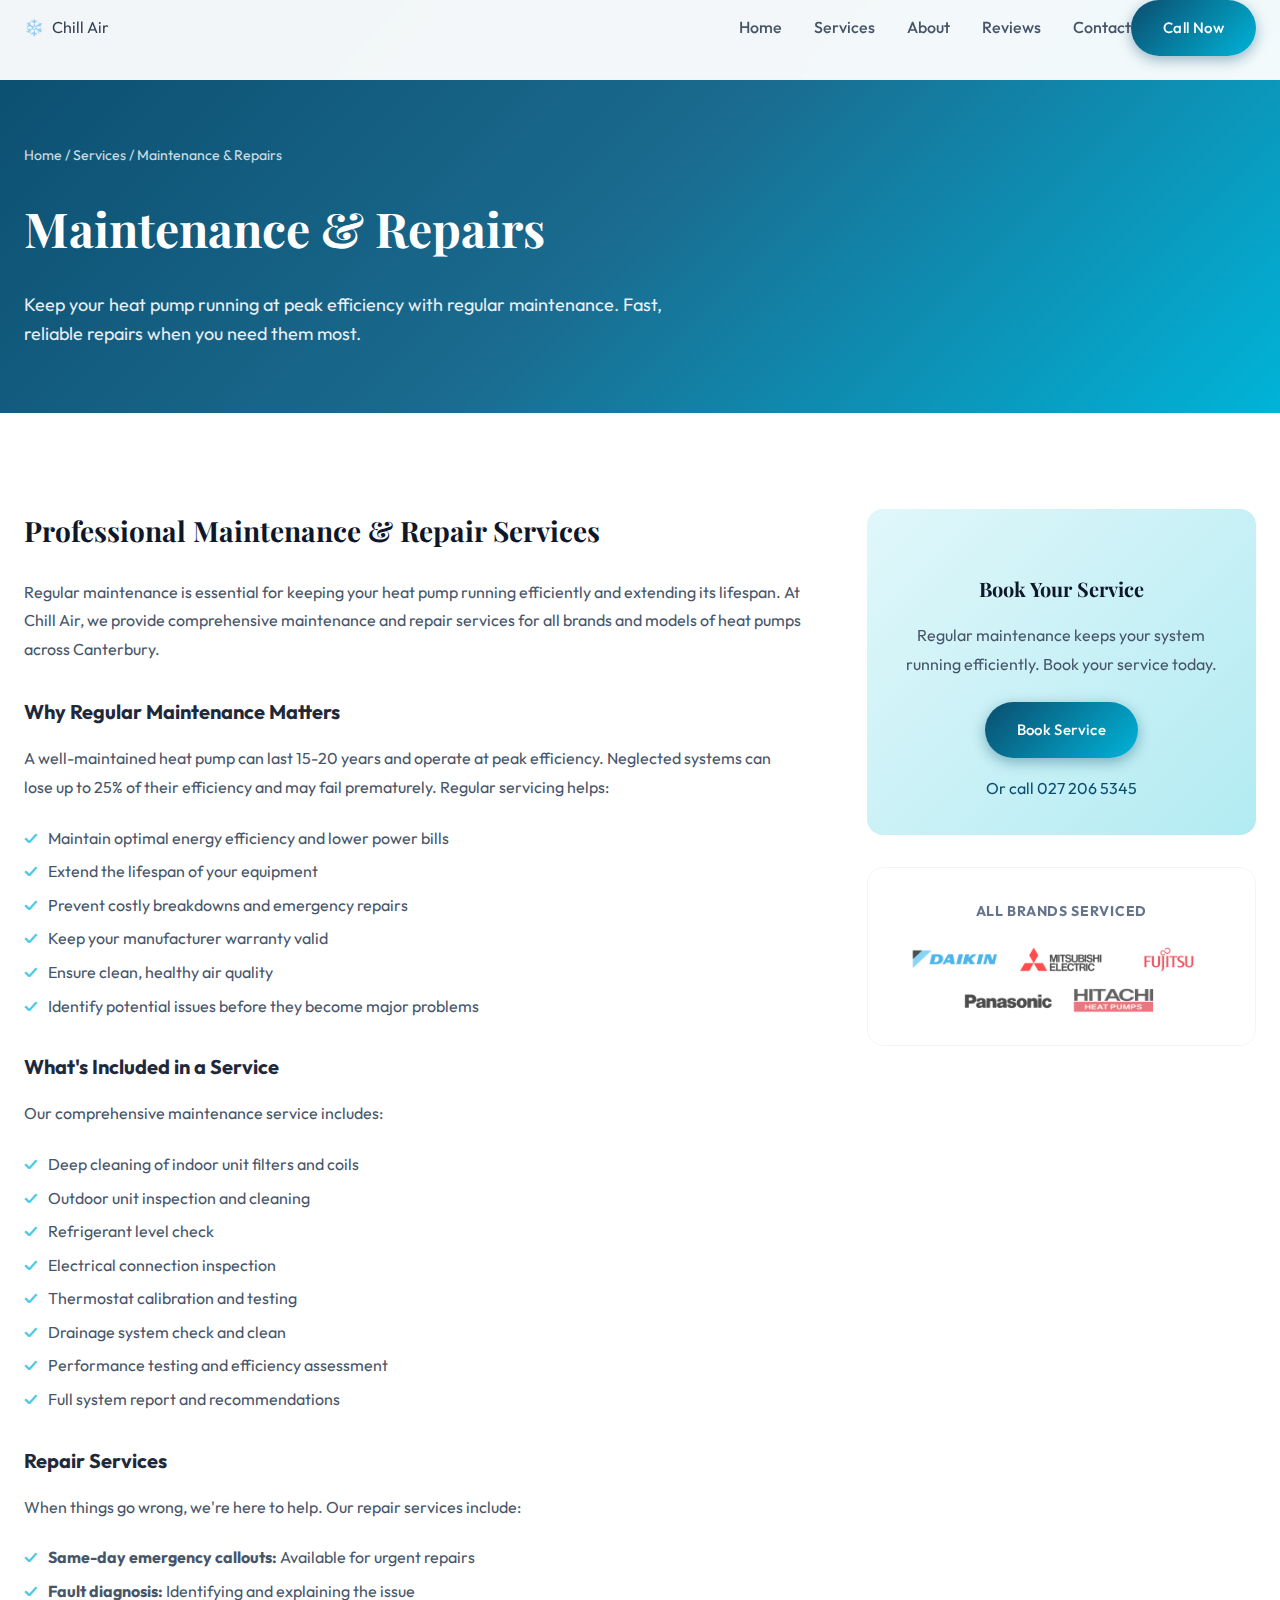
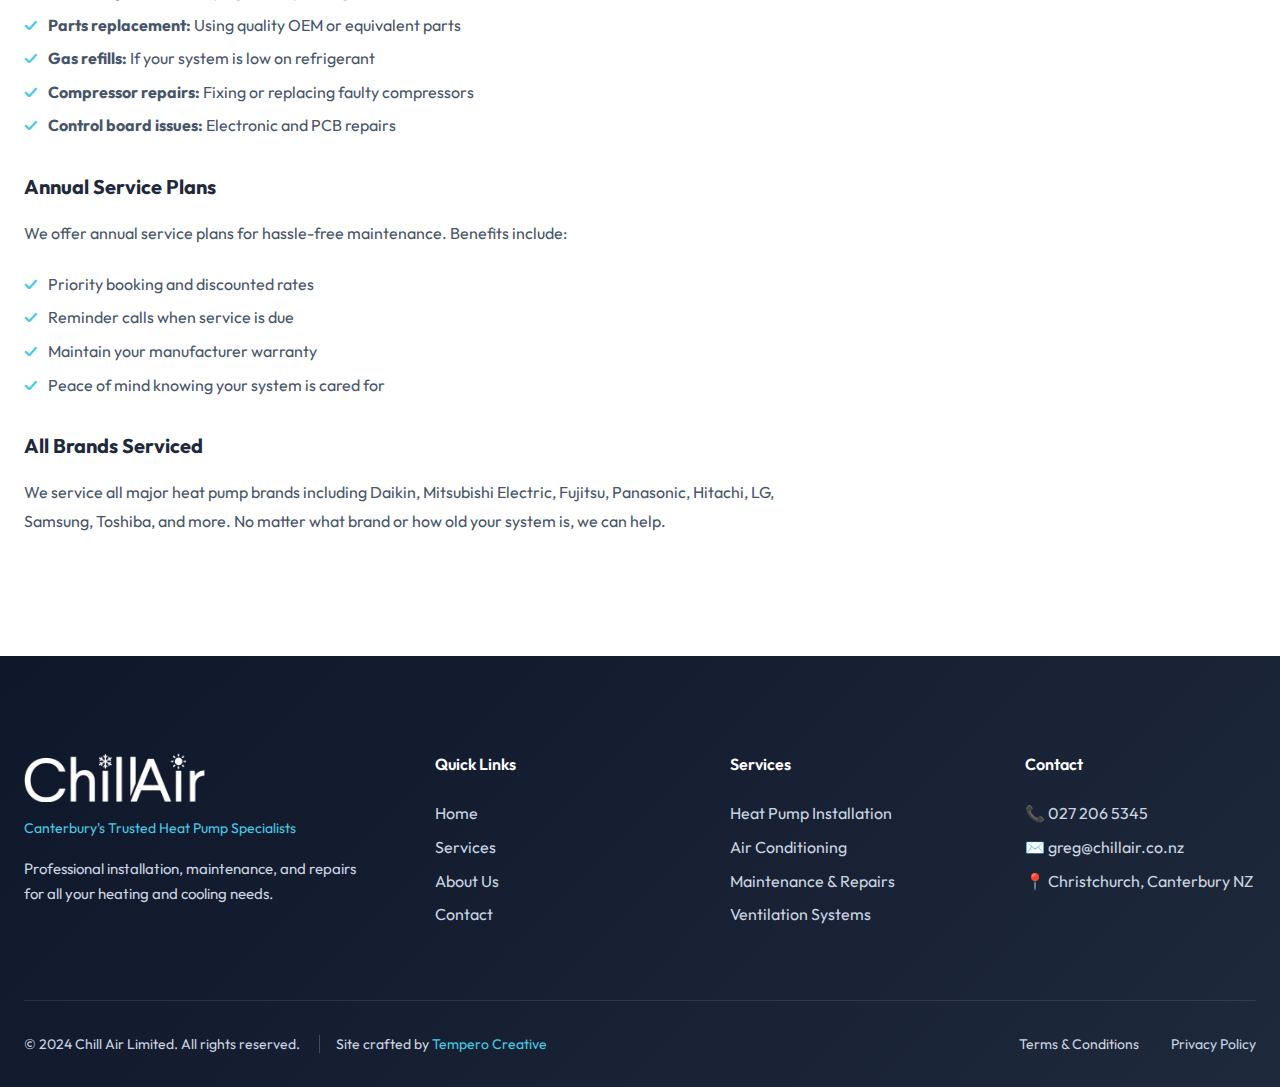
<file: maintenance-repairs.html>
<!DOCTYPE html>
<html lang="en-NZ">
<head>
    <meta charset="UTF-8">
    <meta name="viewport" content="width=device-width, initial-scale=1.0">
    <meta name="theme-color" content="#0B4D6E">
    <title>Heat Pump Maintenance & Repairs | Chill Air Canterbury</title>
    <meta name="description" content="Professional heat pump maintenance and repair services across Canterbury. Annual service plans, emergency callouts, and all brands serviced. Keep your system running efficiently.">
    <link rel="canonical" href="https://chillair.co.nz/services/maintenance-repairs.html">
    <link rel="preconnect" href="https://fonts.googleapis.com">
    <link rel="preconnect" href="https://fonts.gstatic.com" crossorigin>
    <link href="https://fonts.googleapis.com/css2?family=Outfit:wght@300;400;500;600;700&family=Playfair+Display:wght@600;700&display=swap" rel="stylesheet">
    <link rel="stylesheet" href="../css/styles.css">
    <style>
        .service-hero { background: linear-gradient(135deg, #0B4D6E 0%, #1A6B8F 50%, #00B4D8 100%); padding: calc(var(--header-height) + var(--space-3xl)) 0 var(--space-3xl); color: var(--color-white); }
        .service-hero__breadcrumb { font-size: 0.875rem; opacity: 0.8; margin-bottom: var(--space-lg); }
        .service-hero__breadcrumb a { color: inherit; }
        .service-hero__breadcrumb a:hover { color: var(--color-accent); }
        .service-hero__title { font-family: var(--font-display); font-size: clamp(2rem, 5vw, 3rem); margin-bottom: var(--space-lg); }
        .service-hero__description { font-size: 1.125rem; opacity: 0.9; max-width: 700px; }
        .service-content { padding: var(--space-4xl) 0; }
        .service-content__grid { display: grid; grid-template-columns: 2fr 1fr; gap: var(--space-3xl); }
        .service-content h2 { font-family: var(--font-display); font-size: 1.75rem; color: var(--color-gray-900); margin-bottom: var(--space-lg); }
        .service-content h3 { font-size: 1.25rem; color: var(--color-gray-800); margin: var(--space-xl) 0 var(--space-md); }
        .service-content p { color: var(--color-gray-600); line-height: 1.8; margin-bottom: var(--space-lg); }
        .service-content ul { margin-bottom: var(--space-xl); }
        .service-content li { color: var(--color-gray-600); padding-left: var(--space-lg); position: relative; margin-bottom: var(--space-sm); }
        .service-content li::before { content: "✓"; position: absolute; left: 0; color: var(--color-accent); font-weight: bold; }
        .service-sidebar { position: sticky; top: calc(var(--header-height) + var(--space-xl)); }
        .service-cta-card { background: var(--gradient-light); border-radius: var(--radius-xl); padding: var(--space-xl); text-align: center; margin-bottom: var(--space-xl); }
        .service-cta-card h3 { font-family: var(--font-display); color: var(--color-gray-900); margin-bottom: var(--space-md); }
        .service-cta-card p { color: var(--color-gray-600); margin-bottom: var(--space-lg); }
        .brands-card { background: var(--color-white); border: 1px solid var(--color-gray-100); border-radius: var(--radius-xl); padding: var(--space-xl); }
        .brands-card h4 { font-size: 0.875rem; text-transform: uppercase; letter-spacing: 0.05em; color: var(--color-gray-500); margin-bottom: var(--space-lg); text-align: center; }
        .brands-card__logos { display: flex; flex-wrap: wrap; gap: var(--space-md); justify-content: center; }
        .brands-card__logos img { height: 25px; width: auto; opacity: 0.7; }
        @media (max-width: 900px) { .service-content__grid { grid-template-columns: 1fr; } .service-sidebar { position: static; } }
    </style>
</head>
<body>
    <header class="header" id="header">
        <div class="container">
            <nav class="nav">
                <a href="../index.html" class="nav__logo"><span class="nav__logo-icon">❄️</span><span>Chill Air</span></a>
                <div class="nav__menu" id="nav-menu">
                    <ul class="nav__list">
                        <li><a href="../index.html" class="nav__link">Home</a></li>
                        <li><a href="../index.html#services" class="nav__link">Services</a></li>
                        <li><a href="../index.html#about" class="nav__link">About</a></li>
                        <li><a href="../index.html#reviews" class="nav__link">Reviews</a></li>
                        <li><a href="../index.html#contact" class="nav__link">Contact</a></li>
                    </ul>
                    <a href="tel:+64272065345" class="nav__cta btn btn--primary">Call Now</a>
                    <button class="nav__close" id="nav-close">×</button>
                </div>
                <button class="nav__toggle" id="nav-toggle"><span></span><span></span><span></span></button>
            </nav>
        </div>
    </header>

    <main>
        <section class="service-hero">
            <div class="container">
                <div class="service-hero__breadcrumb">
                    <a href="../index.html">Home</a> / <a href="../index.html#services">Services</a> / Maintenance & Repairs
                </div>
                <h1 class="service-hero__title">Maintenance & Repairs</h1>
                <p class="service-hero__description">Keep your heat pump running at peak efficiency with regular maintenance. Fast, reliable repairs when you need them most.</p>
            </div>
        </section>

        <section class="service-content">
            <div class="container">
                <div class="service-content__grid">
                    <div class="service-main">
                        <h2>Professional Maintenance & Repair Services</h2>
                        <p>Regular maintenance is essential for keeping your heat pump running efficiently and extending its lifespan. At Chill Air, we provide comprehensive maintenance and repair services for all brands and models of heat pumps across Canterbury.</p>
                        
                        <h3>Why Regular Maintenance Matters</h3>
                        <p>A well-maintained heat pump can last 15-20 years and operate at peak efficiency. Neglected systems can lose up to 25% of their efficiency and may fail prematurely. Regular servicing helps:</p>
                        <ul>
                            <li>Maintain optimal energy efficiency and lower power bills</li>
                            <li>Extend the lifespan of your equipment</li>
                            <li>Prevent costly breakdowns and emergency repairs</li>
                            <li>Keep your manufacturer warranty valid</li>
                            <li>Ensure clean, healthy air quality</li>
                            <li>Identify potential issues before they become major problems</li>
                        </ul>

                        <h3>What's Included in a Service</h3>
                        <p>Our comprehensive maintenance service includes:</p>
                        <ul>
                            <li>Deep cleaning of indoor unit filters and coils</li>
                            <li>Outdoor unit inspection and cleaning</li>
                            <li>Refrigerant level check</li>
                            <li>Electrical connection inspection</li>
                            <li>Thermostat calibration and testing</li>
                            <li>Drainage system check and clean</li>
                            <li>Performance testing and efficiency assessment</li>
                            <li>Full system report and recommendations</li>
                        </ul>

                        <h3>Repair Services</h3>
                        <p>When things go wrong, we're here to help. Our repair services include:</p>
                        <ul>
                            <li><strong>Same-day emergency callouts:</strong> Available for urgent repairs</li>
                            <li><strong>Fault diagnosis:</strong> Identifying and explaining the issue</li>
                            <li><strong>Parts replacement:</strong> Using quality OEM or equivalent parts</li>
                            <li><strong>Gas refills:</strong> If your system is low on refrigerant</li>
                            <li><strong>Compressor repairs:</strong> Fixing or replacing faulty compressors</li>
                            <li><strong>Control board issues:</strong> Electronic and PCB repairs</li>
                        </ul>

                        <h3>Annual Service Plans</h3>
                        <p>We offer annual service plans for hassle-free maintenance. Benefits include:</p>
                        <ul>
                            <li>Priority booking and discounted rates</li>
                            <li>Reminder calls when service is due</li>
                            <li>Maintain your manufacturer warranty</li>
                            <li>Peace of mind knowing your system is cared for</li>
                        </ul>

                        <h3>All Brands Serviced</h3>
                        <p>We service all major heat pump brands including Daikin, Mitsubishi Electric, Fujitsu, Panasonic, Hitachi, LG, Samsung, Toshiba, and more. No matter what brand or how old your system is, we can help.</p>
                    </div>

                    <aside class="service-sidebar">
                        <div class="service-cta-card">
                            <h3>Book Your Service</h3>
                            <p>Regular maintenance keeps your system running efficiently. Book your service today.</p>
                            <a href="../index.html#contact" class="btn btn--primary">Book Service</a>
                            <p style="margin-top: var(--space-md); margin-bottom: 0;"><a href="tel:+64272065345" style="color: var(--color-primary);">Or call 027 206 5345</a></p>
                        </div>
                        <div class="brands-card">
                            <h4>All Brands Serviced</h4>
                            <div class="brands-card__logos">
                                <img src="../images/brand-daikin.png" alt="Daikin">
                                <img src="../images/brand-mitsubishi.png" alt="Mitsubishi">
                                <img src="../images/brand-fujitsu.png" alt="Fujitsu">
                                <img src="../images/brand-panasonic.png" alt="Panasonic">
                                <img src="../images/brand-hitachi.png" alt="Hitachi">
                            </div>
                        </div>
                    </aside>
                </div>
            </div>
        </section>
    </main>

    <footer class="footer">
        <div class="container">
            <div class="footer__grid">
                <div class="footer__brand">
                    <a href="../index.html" class="footer__logo"><img src="../images/logowhite.png" alt="Chill Air" class="footer__logo-img"></a>
                    <p class="footer__tagline">Canterbury's Trusted Heat Pump Specialists</p>
                    <p class="footer__description">Professional installation, maintenance, and repairs for all your heating and cooling needs.</p>
                </div>
                <div class="footer__links"><h4>Quick Links</h4><ul><li><a href="../index.html">Home</a></li><li><a href="../index.html#services">Services</a></li><li><a href="../index.html#about">About Us</a></li><li><a href="../index.html#contact">Contact</a></li></ul></div>
                <div class="footer__links"><h4>Services</h4><ul><li><a href="heat-pump-installation.html">Heat Pump Installation</a></li><li><a href="air-conditioning.html">Air Conditioning</a></li><li><a href="maintenance-repairs.html">Maintenance & Repairs</a></li><li><a href="ventilation.html">Ventilation Systems</a></li></ul></div>
                <div class="footer__contact"><h4>Contact</h4><p>📞 <a href="tel:+64272065345">027 206 5345</a></p><p>✉️ <a href="mailto:greg@chillair.co.nz">greg@chillair.co.nz</a></p><p>📍 Christchurch, Canterbury NZ</p></div>
            </div>
            <div class="footer__bottom">
                <p>&copy; 2024 Chill Air Limited. All rights reserved. <span class="footer__credit">Site crafted by <a href="https://tempero.nz" target="_blank" rel="noopener">Tempero Creative</a></span></p>
                <div class="footer__legal"><a href="../terms.html">Terms & Conditions</a><a href="../privacy.html">Privacy Policy</a></div>
            </div>
        </div>
    </footer>
    <script src="../js/app.js"></script>
</body>
</html>
</file>
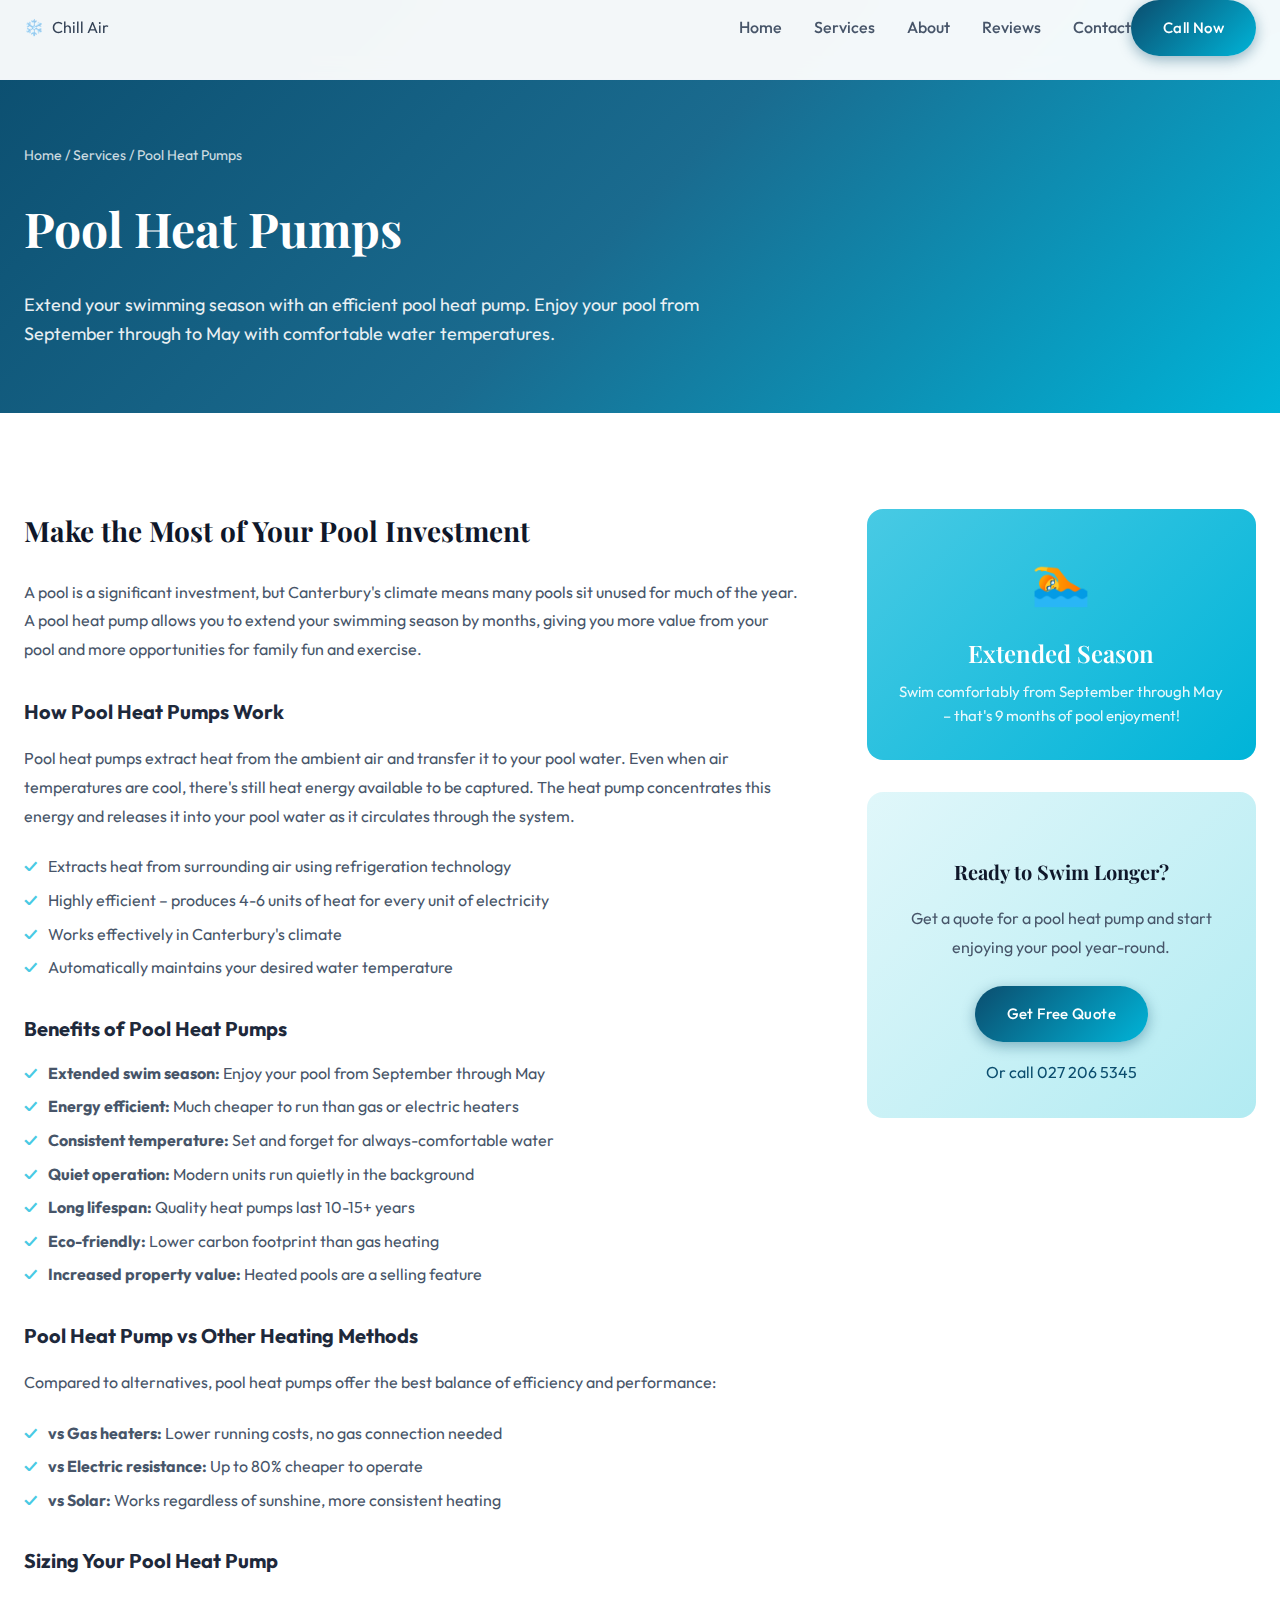
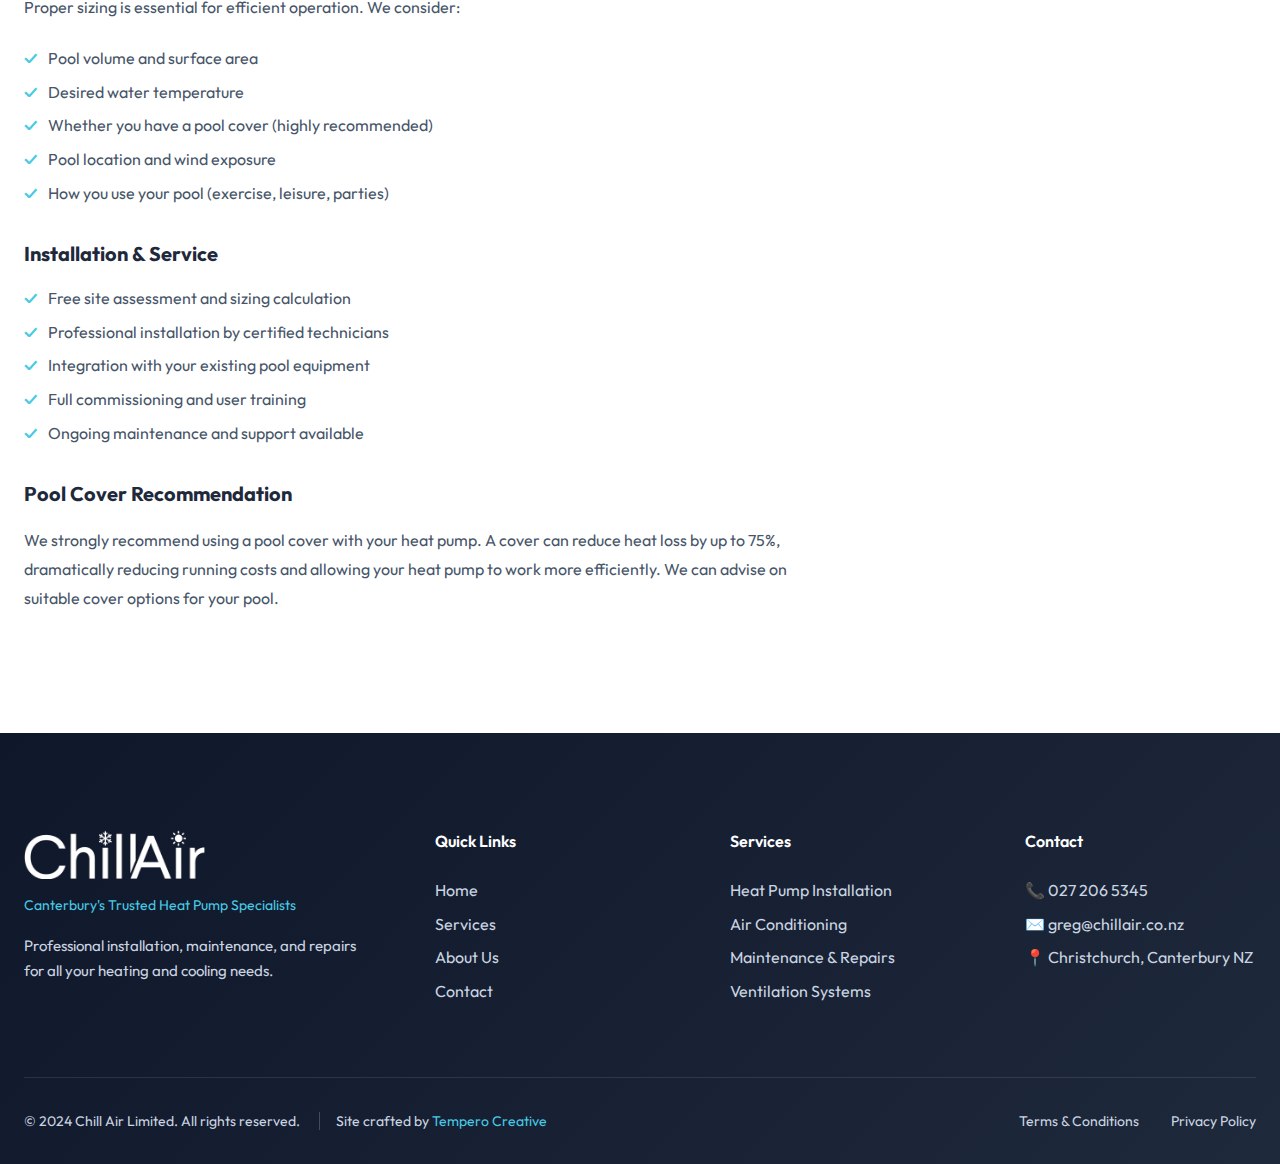
<file: pool-heat-pumps.html>
<!DOCTYPE html>
<html lang="en-NZ">
<head>
    <meta charset="UTF-8">
    <meta name="viewport" content="width=device-width, initial-scale=1.0">
    <meta name="theme-color" content="#0B4D6E">
    <title>Pool Heat Pumps | Chill Air Canterbury</title>
    <meta name="description" content="Extend your swimming season with an efficient pool heat pump. Professional installation across Canterbury. Enjoy your pool from September through May.">
    <link rel="canonical" href="https://chillair.co.nz/services/pool-heat-pumps.html">
    <link rel="preconnect" href="https://fonts.googleapis.com">
    <link rel="preconnect" href="https://fonts.gstatic.com" crossorigin>
    <link href="https://fonts.googleapis.com/css2?family=Outfit:wght@300;400;500;600;700&family=Playfair+Display:wght@600;700&display=swap" rel="stylesheet">
    <link rel="stylesheet" href="../css/styles.css">
    <style>
        .service-hero { background: linear-gradient(135deg, #0B4D6E 0%, #1A6B8F 50%, #00B4D8 100%); padding: calc(var(--header-height) + var(--space-3xl)) 0 var(--space-3xl); color: var(--color-white); }
        .service-hero__breadcrumb { font-size: 0.875rem; opacity: 0.8; margin-bottom: var(--space-lg); }
        .service-hero__breadcrumb a { color: inherit; }
        .service-hero__breadcrumb a:hover { color: var(--color-accent); }
        .service-hero__title { font-family: var(--font-display); font-size: clamp(2rem, 5vw, 3rem); margin-bottom: var(--space-lg); }
        .service-hero__description { font-size: 1.125rem; opacity: 0.9; max-width: 700px; }
        .service-content { padding: var(--space-4xl) 0; }
        .service-content__grid { display: grid; grid-template-columns: 2fr 1fr; gap: var(--space-3xl); }
        .service-content h2 { font-family: var(--font-display); font-size: 1.75rem; color: var(--color-gray-900); margin-bottom: var(--space-lg); }
        .service-content h3 { font-size: 1.25rem; color: var(--color-gray-800); margin: var(--space-xl) 0 var(--space-md); }
        .service-content p { color: var(--color-gray-600); line-height: 1.8; margin-bottom: var(--space-lg); }
        .service-content ul { margin-bottom: var(--space-xl); }
        .service-content li { color: var(--color-gray-600); padding-left: var(--space-lg); position: relative; margin-bottom: var(--space-sm); }
        .service-content li::before { content: "✓"; position: absolute; left: 0; color: var(--color-accent); font-weight: bold; }
        .service-sidebar { position: sticky; top: calc(var(--header-height) + var(--space-xl)); }
        .service-cta-card { background: var(--gradient-light); border-radius: var(--radius-xl); padding: var(--space-xl); text-align: center; margin-bottom: var(--space-xl); }
        .service-cta-card h3 { font-family: var(--font-display); color: var(--color-gray-900); margin-bottom: var(--space-md); }
        .service-cta-card p { color: var(--color-gray-600); margin-bottom: var(--space-lg); }
        .season-card { background: linear-gradient(135deg, #48CAE4 0%, #00B4D8 100%); color: white; border-radius: var(--radius-xl); padding: var(--space-xl); text-align: center; }
        .season-card__icon { font-size: 3rem; margin-bottom: var(--space-md); }
        .season-card__title { font-family: var(--font-display); font-size: 1.5rem; font-weight: 600; margin-bottom: var(--space-sm); }
        .season-card__text { font-size: 0.9375rem; opacity: 0.9; }
        @media (max-width: 900px) { .service-content__grid { grid-template-columns: 1fr; } .service-sidebar { position: static; } }
    </style>
</head>
<body>
    <header class="header" id="header">
        <div class="container">
            <nav class="nav">
                <a href="../index.html" class="nav__logo"><span class="nav__logo-icon">❄️</span><span>Chill Air</span></a>
                <div class="nav__menu" id="nav-menu">
                    <ul class="nav__list">
                        <li><a href="../index.html" class="nav__link">Home</a></li>
                        <li><a href="../index.html#services" class="nav__link">Services</a></li>
                        <li><a href="../index.html#about" class="nav__link">About</a></li>
                        <li><a href="../index.html#reviews" class="nav__link">Reviews</a></li>
                        <li><a href="../index.html#contact" class="nav__link">Contact</a></li>
                    </ul>
                    <a href="tel:+64272065345" class="nav__cta btn btn--primary">Call Now</a>
                    <button class="nav__close" id="nav-close">×</button>
                </div>
                <button class="nav__toggle" id="nav-toggle"><span></span><span></span><span></span></button>
            </nav>
        </div>
    </header>

    <main>
        <section class="service-hero">
            <div class="container">
                <div class="service-hero__breadcrumb">
                    <a href="../index.html">Home</a> / <a href="../index.html#services">Services</a> / Pool Heat Pumps
                </div>
                <h1 class="service-hero__title">Pool Heat Pumps</h1>
                <p class="service-hero__description">Extend your swimming season with an efficient pool heat pump. Enjoy your pool from September through to May with comfortable water temperatures.</p>
            </div>
        </section>

        <section class="service-content">
            <div class="container">
                <div class="service-content__grid">
                    <div class="service-main">
                        <h2>Make the Most of Your Pool Investment</h2>
                        <p>A pool is a significant investment, but Canterbury's climate means many pools sit unused for much of the year. A pool heat pump allows you to extend your swimming season by months, giving you more value from your pool and more opportunities for family fun and exercise.</p>
                        
                        <h3>How Pool Heat Pumps Work</h3>
                        <p>Pool heat pumps extract heat from the ambient air and transfer it to your pool water. Even when air temperatures are cool, there's still heat energy available to be captured. The heat pump concentrates this energy and releases it into your pool water as it circulates through the system.</p>
                        <ul>
                            <li>Extracts heat from surrounding air using refrigeration technology</li>
                            <li>Highly efficient – produces 4-6 units of heat for every unit of electricity</li>
                            <li>Works effectively in Canterbury's climate</li>
                            <li>Automatically maintains your desired water temperature</li>
                        </ul>

                        <h3>Benefits of Pool Heat Pumps</h3>
                        <ul>
                            <li><strong>Extended swim season:</strong> Enjoy your pool from September through May</li>
                            <li><strong>Energy efficient:</strong> Much cheaper to run than gas or electric heaters</li>
                            <li><strong>Consistent temperature:</strong> Set and forget for always-comfortable water</li>
                            <li><strong>Quiet operation:</strong> Modern units run quietly in the background</li>
                            <li><strong>Long lifespan:</strong> Quality heat pumps last 10-15+ years</li>
                            <li><strong>Eco-friendly:</strong> Lower carbon footprint than gas heating</li>
                            <li><strong>Increased property value:</strong> Heated pools are a selling feature</li>
                        </ul>

                        <h3>Pool Heat Pump vs Other Heating Methods</h3>
                        <p>Compared to alternatives, pool heat pumps offer the best balance of efficiency and performance:</p>
                        <ul>
                            <li><strong>vs Gas heaters:</strong> Lower running costs, no gas connection needed</li>
                            <li><strong>vs Electric resistance:</strong> Up to 80% cheaper to operate</li>
                            <li><strong>vs Solar:</strong> Works regardless of sunshine, more consistent heating</li>
                        </ul>

                        <h3>Sizing Your Pool Heat Pump</h3>
                        <p>Proper sizing is essential for efficient operation. We consider:</p>
                        <ul>
                            <li>Pool volume and surface area</li>
                            <li>Desired water temperature</li>
                            <li>Whether you have a pool cover (highly recommended)</li>
                            <li>Pool location and wind exposure</li>
                            <li>How you use your pool (exercise, leisure, parties)</li>
                        </ul>

                        <h3>Installation & Service</h3>
                        <ul>
                            <li>Free site assessment and sizing calculation</li>
                            <li>Professional installation by certified technicians</li>
                            <li>Integration with your existing pool equipment</li>
                            <li>Full commissioning and user training</li>
                            <li>Ongoing maintenance and support available</li>
                        </ul>

                        <h3>Pool Cover Recommendation</h3>
                        <p>We strongly recommend using a pool cover with your heat pump. A cover can reduce heat loss by up to 75%, dramatically reducing running costs and allowing your heat pump to work more efficiently. We can advise on suitable cover options for your pool.</p>
                    </div>

                    <aside class="service-sidebar">
                        <div class="season-card">
                            <div class="season-card__icon">🏊</div>
                            <div class="season-card__title">Extended Season</div>
                            <div class="season-card__text">Swim comfortably from September through May – that's 9 months of pool enjoyment!</div>
                        </div>
                        
                        <div class="service-cta-card" style="margin-top: var(--space-xl);">
                            <h3>Ready to Swim Longer?</h3>
                            <p>Get a quote for a pool heat pump and start enjoying your pool year-round.</p>
                            <a href="../index.html#contact" class="btn btn--primary">Get Free Quote</a>
                            <p style="margin-top: var(--space-md); margin-bottom: 0;"><a href="tel:+64272065345" style="color: var(--color-primary);">Or call 027 206 5345</a></p>
                        </div>
                    </aside>
                </div>
            </div>
        </section>
    </main>

    <footer class="footer">
        <div class="container">
            <div class="footer__grid">
                <div class="footer__brand">
                    <a href="../index.html" class="footer__logo"><img src="../images/logowhite.png" alt="Chill Air" class="footer__logo-img"></a>
                    <p class="footer__tagline">Canterbury's Trusted Heat Pump Specialists</p>
                    <p class="footer__description">Professional installation, maintenance, and repairs for all your heating and cooling needs.</p>
                </div>
                <div class="footer__links"><h4>Quick Links</h4><ul><li><a href="../index.html">Home</a></li><li><a href="../index.html#services">Services</a></li><li><a href="../index.html#about">About Us</a></li><li><a href="../index.html#contact">Contact</a></li></ul></div>
                <div class="footer__links"><h4>Services</h4><ul><li><a href="heat-pump-installation.html">Heat Pump Installation</a></li><li><a href="air-conditioning.html">Air Conditioning</a></li><li><a href="maintenance-repairs.html">Maintenance & Repairs</a></li><li><a href="ventilation.html">Ventilation Systems</a></li></ul></div>
                <div class="footer__contact"><h4>Contact</h4><p>📞 <a href="tel:+64272065345">027 206 5345</a></p><p>✉️ <a href="mailto:greg@chillair.co.nz">greg@chillair.co.nz</a></p><p>📍 Christchurch, Canterbury NZ</p></div>
            </div>
            <div class="footer__bottom">
                <p>&copy; 2024 Chill Air Limited. All rights reserved. <span class="footer__credit">Site crafted by <a href="https://tempero.nz" target="_blank" rel="noopener">Tempero Creative</a></span></p>
                <div class="footer__legal"><a href="../terms.html">Terms & Conditions</a><a href="../privacy.html">Privacy Policy</a></div>
            </div>
        </div>
    </footer>
    <script src="../js/app.js"></script>
</body>
</html>
</file>
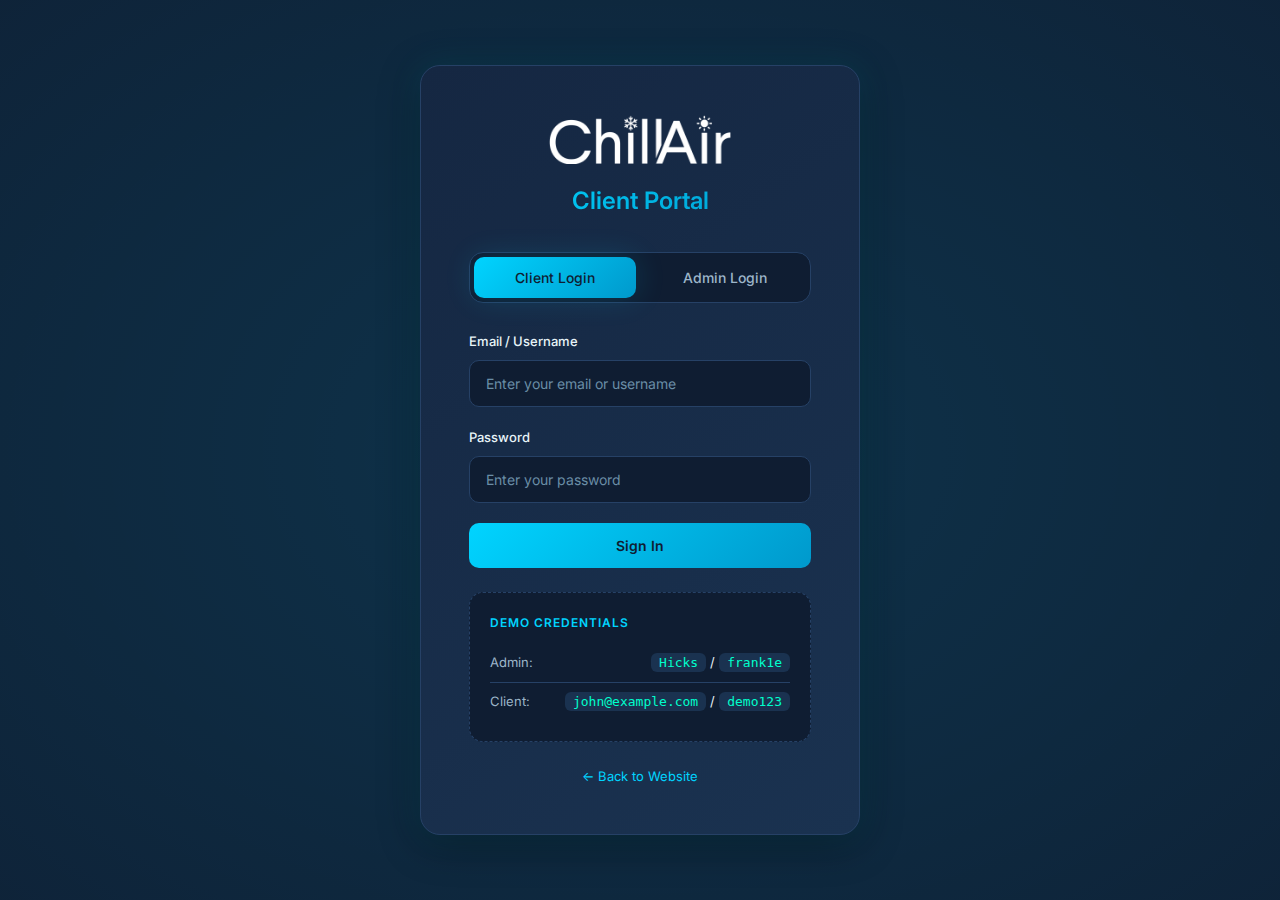
<file: portal.html>
<!DOCTYPE html>
<html lang="en-NZ">
<head>
    <meta charset="UTF-8">
    <meta name="viewport" content="width=device-width, initial-scale=1.0, viewport-fit=cover">
    <meta name="theme-color" content="#0f1d32">
    <meta name="mobile-web-app-capable" content="yes">
    <meta name="apple-mobile-web-app-status-bar-style" content="black-translucent">
    <meta name="apple-mobile-web-app-title" content="Chill Air Portal">
    
    <title>Client Portal | Chill Air Canterbury</title>
    
    <link rel="manifest" href="manifest.json">
    <link rel="apple-touch-icon" href="icons/icon-192.png">
    <link rel="icon" href="images/favicon.ico" type="image/x-icon">
    <link rel="icon" type="image/png" sizes="32x32" href="images/favicon-32x32.png">
    
    <link rel="preconnect" href="https://fonts.googleapis.com">
    <link rel="preconnect" href="https://fonts.gstatic.com" crossorigin>
    <link href="https://fonts.googleapis.com/css2?family=Inter:wght@300;400;500;600;700&display=swap" rel="stylesheet">
    
    <style>
        /* ===== CSS Variables - Dark Ocean Theme (Lightened) ===== */
        :root {
            --color-bg-dark: #0f1d32;
            --color-bg-card: #152742;
            --color-bg-elevated: #1a3250;
            --color-bg-hover: #213d5e;
            --color-bg-input: #0f1d32;
            
            --color-primary: #00d4ff;
            --color-primary-glow: rgba(0, 212, 255, 0.3);
            --color-secondary: #0099cc;
            --color-accent: #00ffcc;
            --color-accent-glow: rgba(0, 255, 204, 0.2);
            
            --color-success: #00e676;
            --color-warning: #ffab40;
            --color-danger: #ff5252;
            --color-info: #40c4ff;
            
            --color-text: #e8f4f8;
            --color-text-muted: #9cb5c9;
            --color-text-dim: #6a8da6;
            
            --color-border: #264166;
            --color-border-light: #2f4f73;
            
            --gradient-primary: linear-gradient(135deg, #00d4ff 0%, #0099cc 100%);
            --gradient-accent: linear-gradient(135deg, #00ffcc 0%, #00d4ff 100%);
            --gradient-dark: linear-gradient(180deg, #0f1d32 0%, #152742 100%);
            --gradient-card: linear-gradient(145deg, #152742 0%, #1a3250 100%);
            --gradient-glow: radial-gradient(ellipse at center, rgba(0, 212, 255, 0.12) 0%, transparent 70%);
            
            --font-body: 'Inter', -apple-system, BlinkMacSystemFont, sans-serif;
            
            --radius-sm: 6px;
            --radius-md: 10px;
            --radius-lg: 14px;
            --radius-xl: 20px;
            --radius-full: 50px;
            
            --shadow-sm: 0 2px 8px rgba(0, 0, 0, 0.25);
            --shadow-md: 0 4px 20px rgba(0, 0, 0, 0.35);
            --shadow-lg: 0 8px 40px rgba(0, 0, 0, 0.45);
            --shadow-glow: 0 0 30px rgba(0, 212, 255, 0.15);
            
            --sidebar-width: 260px;
            --header-height: 70px;
        }

        *, *::before, *::after { margin: 0; padding: 0; box-sizing: border-box; }

        body {
            font-family: var(--font-body);
            font-size: 14px;
            line-height: 1.6;
            color: var(--color-text);
            background: var(--color-bg-dark);
            min-height: 100vh;
            overflow-x: hidden;
        }

        /* ===== Login Screen ===== */
        .login-screen {
            min-height: 100vh;
            display: flex;
            align-items: center;
            justify-content: center;
            background: var(--color-bg-dark);
            padding: 20px;
            position: relative;
            overflow: hidden;
        }

        .login-screen::before {
            content: '';
            position: absolute;
            top: -50%;
            left: -50%;
            width: 200%;
            height: 200%;
            background: var(--gradient-glow);
            animation: pulse 8s ease-in-out infinite;
        }

        @keyframes pulse {
            0%, 100% { opacity: 0.5; transform: scale(1); }
            50% { opacity: 1; transform: scale(1.1); }
        }

        .login-card {
            background: var(--gradient-card);
            border: 1px solid var(--color-border);
            border-radius: var(--radius-xl);
            padding: 48px;
            width: 100%;
            max-width: 440px;
            box-shadow: var(--shadow-lg), var(--shadow-glow);
            position: relative;
            z-index: 1;
        }

        .login-logo {
            text-align: center;
            margin-bottom: 32px;
        }

        .login-logo img {
            height: 50px;
            margin-bottom: 12px;
        }

        .login-logo h1 {
            font-size: 1.5rem;
            font-weight: 600;
            background: var(--gradient-primary);
            -webkit-background-clip: text;
            -webkit-text-fill-color: transparent;
            background-clip: text;
        }

        .login-tabs {
            display: flex;
            gap: 8px;
            margin-bottom: 28px;
            background: var(--color-bg-dark);
            padding: 4px;
            border-radius: var(--radius-lg);
            border: 1px solid var(--color-border);
        }

        .login-tab {
            flex: 1;
            padding: 12px 16px;
            border: none;
            background: transparent;
            font-family: inherit;
            font-size: 14px;
            font-weight: 500;
            color: var(--color-text-muted);
            border-radius: var(--radius-md);
            cursor: pointer;
            transition: all 0.3s ease;
        }

        .login-tab:hover {
            color: var(--color-text);
        }

        .login-tab.active {
            background: var(--gradient-primary);
            color: var(--color-bg-dark);
            box-shadow: var(--shadow-glow);
        }

        .form-group {
            margin-bottom: 20px;
        }

        .form-label {
            display: block;
            font-weight: 500;
            color: var(--color-text);
            margin-bottom: 8px;
            font-size: 13px;
        }

        .form-input {
            width: 100%;
            padding: 14px 16px;
            background: var(--color-bg-input);
            border: 1px solid var(--color-border);
            border-radius: var(--radius-md);
            font-family: inherit;
            font-size: 14px;
            color: var(--color-text);
            transition: all 0.3s ease;
        }

        .form-input:focus {
            outline: none;
            border-color: var(--color-primary);
            box-shadow: 0 0 0 3px var(--color-primary-glow);
        }

        .form-input::placeholder {
            color: var(--color-text-dim);
        }

        .btn {
            display: inline-flex;
            align-items: center;
            justify-content: center;
            gap: 8px;
            padding: 14px 24px;
            font-family: inherit;
            font-size: 14px;
            font-weight: 600;
            border: none;
            border-radius: var(--radius-md);
            cursor: pointer;
            transition: all 0.3s ease;
        }

        .btn-primary {
            width: 100%;
            background: var(--gradient-primary);
            color: var(--color-bg-dark);
        }

        .btn-primary:hover {
            transform: translateY(-2px);
            box-shadow: var(--shadow-glow);
        }

        .btn-secondary {
            background: var(--color-bg-elevated);
            color: var(--color-text);
            border: 1px solid var(--color-border);
        }

        .btn-secondary:hover {
            background: var(--color-bg-hover);
            border-color: var(--color-primary);
        }

        .btn-success {
            background: var(--color-success);
            color: var(--color-bg-dark);
        }

        .btn-danger {
            background: var(--color-danger);
            color: white;
        }

        .btn-sm {
            padding: 8px 16px;
            font-size: 13px;
        }

        .btn-icon {
            padding: 8px;
            min-width: 36px;
        }

        .login-demo {
            margin-top: 24px;
            padding: 20px;
            background: var(--color-bg-dark);
            border-radius: var(--radius-lg);
            border: 1px dashed var(--color-border);
        }

        .login-demo h4 {
            font-size: 12px;
            font-weight: 600;
            color: var(--color-primary);
            margin-bottom: 12px;
            text-transform: uppercase;
            letter-spacing: 1px;
        }

        .login-demo-item {
            display: flex;
            justify-content: space-between;
            padding: 8px 0;
            border-bottom: 1px solid var(--color-border);
            font-size: 13px;
        }

        .login-demo-item:last-child {
            border-bottom: none;
        }

        .login-demo-item span:first-child {
            color: var(--color-text-muted);
        }

        .login-demo-item code {
            font-family: 'Monaco', 'Consolas', monospace;
            color: var(--color-accent);
            background: var(--color-bg-elevated);
            padding: 2px 8px;
            border-radius: var(--radius-sm);
        }

        .login-footer {
            margin-top: 24px;
            text-align: center;
            font-size: 13px;
            color: var(--color-text-muted);
        }

        .login-footer a {
            color: var(--color-primary);
            text-decoration: none;
        }

        .login-footer a:hover {
            text-decoration: underline;
        }

        /* ===== Portal Layout ===== */
        .portal {
            display: none;
            min-height: 100vh;
        }

        .portal.active {
            display: flex;
        }

        /* Sidebar */
        .sidebar {
            width: var(--sidebar-width);
            background: var(--color-bg-card);
            border-right: 1px solid var(--color-border);
            height: 100vh;
            position: fixed;
            left: 0;
            top: 0;
            display: flex;
            flex-direction: column;
            z-index: 100;
            transition: transform 0.3s ease;
        }

        .sidebar-header {
            padding: 24px;
            border-bottom: 1px solid var(--color-border);
        }

        .sidebar-logo {
            display: flex;
            align-items: center;
            gap: 12px;
            text-decoration: none;
        }

        .sidebar-logo img {
            height: 44px;
        }

        .sidebar-nav {
            flex: 1;
            overflow-y: auto;
            padding: 16px 0;
        }

        .nav-section {
            padding: 0 16px;
            margin-bottom: 24px;
        }

        .nav-section.hidden { display: none; }

        .nav-section-title {
            font-size: 11px;
            font-weight: 600;
            color: var(--color-text-dim);
            text-transform: uppercase;
            letter-spacing: 1px;
            padding: 0 12px;
            margin-bottom: 8px;
        }

        .nav-link {
            display: flex;
            align-items: center;
            gap: 12px;
            padding: 12px 16px;
            color: var(--color-text-muted);
            text-decoration: none;
            border-radius: var(--radius-md);
            transition: all 0.2s ease;
            font-size: 14px;
            font-weight: 500;
        }

        .nav-link:hover {
            background: var(--color-bg-hover);
            color: var(--color-text);
        }

        .nav-link.active {
            background: var(--gradient-primary);
            color: var(--color-bg-dark);
        }

        .nav-icon {
            font-size: 1.1rem;
            width: 24px;
            text-align: center;
        }

        .sidebar-footer {
            padding: 16px 24px;
            border-top: 1px solid var(--color-border);
        }

        .user-card {
            display: flex;
            align-items: center;
            gap: 12px;
            padding: 12px;
            background: var(--color-bg-dark);
            border-radius: var(--radius-lg);
        }

        .user-avatar {
            width: 40px;
            height: 40px;
            border-radius: var(--radius-full);
            background: var(--gradient-primary);
            display: flex;
            align-items: center;
            justify-content: center;
            font-weight: 600;
            color: var(--color-bg-dark);
        }

        .user-info h4 {
            font-size: 14px;
            font-weight: 600;
            color: var(--color-text);
        }

        .user-info p {
            font-size: 12px;
            color: var(--color-text-muted);
        }

        /* Main Content */
        .main-content {
            flex: 1;
            margin-left: var(--sidebar-width);
            min-height: 100vh;
            background: var(--color-bg-dark);
        }

        .main-header {
            position: sticky;
            top: 0;
            background: var(--color-bg-dark);
            border-bottom: 1px solid var(--color-border);
            padding: 20px 32px;
            display: flex;
            justify-content: space-between;
            align-items: center;
            z-index: 50;
            backdrop-filter: blur(10px);
        }

        .main-header h1 {
            font-size: 1.5rem;
            font-weight: 600;
            color: var(--color-text);
        }

        .header-actions {
            display: flex;
            gap: 12px;
        }

        .main-body {
            padding: 32px;
        }

        /* Page Sections */
        .page-section {
            display: none;
        }

        .page-section.active {
            display: block;
        }

        /* Stats Grid */
        .stats-grid {
            display: grid;
            grid-template-columns: repeat(auto-fit, minmax(220px, 1fr));
            gap: 20px;
            margin-bottom: 32px;
        }

        .stat-card {
            background: var(--gradient-card);
            border: 1px solid var(--color-border);
            border-radius: var(--radius-lg);
            padding: 24px;
            transition: all 0.3s ease;
        }

        .stat-card:hover {
            border-color: var(--color-primary);
            box-shadow: var(--shadow-glow);
            transform: translateY(-2px);
        }

        .stat-card__header {
            display: flex;
            justify-content: space-between;
            align-items: flex-start;
            margin-bottom: 16px;
        }

        .stat-card__icon {
            width: 48px;
            height: 48px;
            border-radius: var(--radius-md);
            background: var(--color-primary-glow);
            display: flex;
            align-items: center;
            justify-content: center;
            font-size: 1.5rem;
        }

        .stat-card__trend {
            font-size: 12px;
            font-weight: 600;
            padding: 4px 8px;
            border-radius: var(--radius-sm);
        }

        .stat-card__trend--up {
            background: rgba(0, 230, 118, 0.15);
            color: var(--color-success);
        }

        .stat-card__trend--down {
            background: rgba(255, 82, 82, 0.15);
            color: var(--color-danger);
        }

        .stat-card__value {
            font-size: 2rem;
            font-weight: 700;
            color: var(--color-text);
            margin-bottom: 4px;
        }

        .stat-card__label {
            font-size: 13px;
            color: var(--color-text-muted);
        }

        /* Cards & Panels */
        .card {
            background: var(--gradient-card);
            border: 1px solid var(--color-border);
            border-radius: var(--radius-lg);
            overflow: hidden;
        }

        .card-header {
            padding: 20px 24px;
            border-bottom: 1px solid var(--color-border);
            display: flex;
            justify-content: space-between;
            align-items: center;
        }

        .card-title {
            font-size: 1rem;
            font-weight: 600;
            color: var(--color-text);
        }

        .card-body {
            padding: 24px;
        }

        .card-body--no-padding {
            padding: 0;
        }

        /* Tables */
        .table-container {
            overflow-x: auto;
        }

        table {
            width: 100%;
            border-collapse: collapse;
        }

        th {
            text-align: left;
            padding: 14px 20px;
            font-size: 11px;
            font-weight: 600;
            color: var(--color-text-dim);
            text-transform: uppercase;
            letter-spacing: 1px;
            background: var(--color-bg-dark);
            border-bottom: 1px solid var(--color-border);
        }

        td {
            padding: 16px 20px;
            border-bottom: 1px solid var(--color-border);
            font-size: 14px;
            color: var(--color-text);
        }

        tr:hover td {
            background: var(--color-bg-hover);
        }

        tr:last-child td {
            border-bottom: none;
        }

        /* Status Badges */
        .badge {
            display: inline-flex;
            align-items: center;
            gap: 6px;
            padding: 6px 12px;
            font-size: 12px;
            font-weight: 600;
            border-radius: var(--radius-full);
        }

        .badge--pending {
            background: rgba(255, 171, 64, 0.15);
            color: var(--color-warning);
        }

        .badge--progress {
            background: rgba(0, 212, 255, 0.15);
            color: var(--color-primary);
        }

        .badge--completed {
            background: rgba(0, 230, 118, 0.15);
            color: var(--color-success);
        }

        .badge--cancelled {
            background: rgba(255, 82, 82, 0.15);
            color: var(--color-danger);
        }

        .badge--accepted {
            background: rgba(0, 255, 204, 0.15);
            color: var(--color-accent);
        }

        .badge--paid {
            background: rgba(0, 230, 118, 0.15);
            color: var(--color-success);
        }

        .badge--overdue {
            background: rgba(255, 82, 82, 0.15);
            color: var(--color-danger);
        }

        /* Progress Bar */
        .progress {
            height: 6px;
            background: var(--color-bg-dark);
            border-radius: var(--radius-full);
            overflow: hidden;
        }

        .progress-bar {
            height: 100%;
            background: var(--gradient-primary);
            border-radius: var(--radius-full);
            transition: width 0.5s ease;
        }

        /* Grid Layouts */
        .grid-2 {
            display: grid;
            grid-template-columns: repeat(2, 1fr);
            gap: 24px;
        }

        .grid-3 {
            display: grid;
            grid-template-columns: repeat(3, 1fr);
            gap: 24px;
        }

        @media (max-width: 1200px) {
            .grid-3 { grid-template-columns: repeat(2, 1fr); }
        }

        @media (max-width: 768px) {
            .grid-2, .grid-3 { grid-template-columns: 1fr; }
        }

        /* Calendar */
        .calendar-grid {
            display: grid;
            grid-template-columns: repeat(7, 1fr);
            gap: 2px;
            background: var(--color-border);
            border-radius: var(--radius-lg);
            overflow: hidden;
        }

        .calendar-header {
            padding: 12px;
            background: var(--color-bg-elevated);
            text-align: center;
            font-size: 12px;
            font-weight: 600;
            color: var(--color-text-muted);
            text-transform: uppercase;
        }

        .calendar-day {
            min-height: 100px;
            padding: 8px;
            background: var(--color-bg-card);
            transition: background 0.2s ease;
        }

        .calendar-day:hover {
            background: var(--color-bg-hover);
        }

        .calendar-day--other {
            opacity: 0.4;
        }

        .calendar-day__number {
            font-size: 14px;
            font-weight: 600;
            color: var(--color-text);
            margin-bottom: 8px;
        }

        .calendar-day--today .calendar-day__number {
            background: var(--gradient-primary);
            color: var(--color-bg-dark);
            width: 28px;
            height: 28px;
            border-radius: var(--radius-full);
            display: flex;
            align-items: center;
            justify-content: center;
        }

        .calendar-event {
            font-size: 11px;
            padding: 4px 6px;
            margin-bottom: 4px;
            border-radius: var(--radius-sm);
            background: var(--color-primary-glow);
            color: var(--color-primary);
            white-space: nowrap;
            overflow: hidden;
            text-overflow: ellipsis;
            cursor: pointer;
        }

        .calendar-event:hover {
            background: var(--color-primary);
            color: var(--color-bg-dark);
        }

        /* Modals */
        .modal-overlay {
            position: fixed;
            inset: 0;
            background: rgba(0, 0, 0, 0.8);
            backdrop-filter: blur(4px);
            display: none;
            align-items: center;
            justify-content: center;
            z-index: 1000;
            padding: 20px;
        }

        .modal-overlay.active {
            display: flex;
        }

        .modal {
            background: var(--color-bg-card);
            border: 1px solid var(--color-border);
            border-radius: var(--radius-xl);
            width: 100%;
            max-width: 560px;
            max-height: 90vh;
            overflow-y: auto;
            box-shadow: var(--shadow-lg);
        }

        .modal--lg {
            max-width: 800px;
        }

        .modal-header {
            padding: 24px;
            border-bottom: 1px solid var(--color-border);
            display: flex;
            justify-content: space-between;
            align-items: center;
        }

        .modal-title {
            font-size: 1.25rem;
            font-weight: 600;
            color: var(--color-text);
        }

        .modal-close {
            width: 36px;
            height: 36px;
            display: flex;
            align-items: center;
            justify-content: center;
            background: var(--color-bg-elevated);
            border: 1px solid var(--color-border);
            border-radius: var(--radius-md);
            color: var(--color-text-muted);
            font-size: 1.25rem;
            cursor: pointer;
            transition: all 0.2s ease;
        }

        .modal-close:hover {
            background: var(--color-danger);
            border-color: var(--color-danger);
            color: white;
        }

        .modal-body {
            padding: 24px;
        }

        .modal-footer {
            padding: 20px 24px;
            border-top: 1px solid var(--color-border);
            display: flex;
            justify-content: flex-end;
            gap: 12px;
        }

        /* Quick Actions */
        .quick-actions {
            display: flex;
            gap: 12px;
            margin-bottom: 24px;
            flex-wrap: wrap;
        }

        .quick-action {
            display: flex;
            align-items: center;
            gap: 8px;
            padding: 12px 20px;
            background: var(--color-bg-elevated);
            border: 1px solid var(--color-border);
            border-radius: var(--radius-lg);
            color: var(--color-text);
            font-size: 14px;
            font-weight: 500;
            cursor: pointer;
            transition: all 0.2s ease;
        }

        .quick-action:hover {
            border-color: var(--color-primary);
            background: var(--color-bg-hover);
        }

        .quick-action__icon {
            font-size: 1.25rem;
        }

        /* Job Card (Client View) */
        .job-card {
            background: var(--gradient-card);
            border: 1px solid var(--color-border);
            border-radius: var(--radius-lg);
            padding: 20px;
            margin-bottom: 16px;
            transition: all 0.3s ease;
        }

        .job-card:hover {
            border-color: var(--color-primary);
        }

        .job-card__header {
            display: flex;
            justify-content: space-between;
            align-items: flex-start;
            margin-bottom: 16px;
        }

        .job-card__id {
            font-size: 12px;
            color: var(--color-text-dim);
            font-family: monospace;
        }

        .job-card__title {
            font-size: 1rem;
            font-weight: 600;
            color: var(--color-text);
            margin-top: 4px;
        }

        .job-card__description {
            color: var(--color-text-muted);
            font-size: 14px;
            margin-bottom: 16px;
        }

        .job-card__progress {
            margin-bottom: 12px;
        }

        .job-card__progress-label {
            display: flex;
            justify-content: space-between;
            font-size: 12px;
            margin-bottom: 6px;
        }

        .job-card__footer {
            display: flex;
            justify-content: space-between;
            align-items: center;
            padding-top: 16px;
            border-top: 1px solid var(--color-border);
        }

        .job-card__date {
            font-size: 13px;
            color: var(--color-text-muted);
        }

        /* Invoice Card */
        .invoice-card {
            background: var(--gradient-card);
            border: 1px solid var(--color-border);
            border-radius: var(--radius-lg);
            padding: 20px;
            display: flex;
            justify-content: space-between;
            align-items: center;
            margin-bottom: 12px;
        }

        .invoice-card:hover {
            border-color: var(--color-primary);
        }

        .invoice-card__info h4 {
            font-size: 14px;
            font-weight: 600;
            color: var(--color-text);
        }

        .invoice-card__info p {
            font-size: 13px;
            color: var(--color-text-muted);
        }

        .invoice-card__amount {
            text-align: right;
        }

        .invoice-card__amount h3 {
            font-size: 1.25rem;
            font-weight: 700;
            color: var(--color-text);
        }

        .invoice-card__actions {
            display: flex;
            gap: 8px;
            margin-top: 8px;
        }

        /* Form Layouts */
        .form-row {
            display: grid;
            grid-template-columns: repeat(2, 1fr);
            gap: 16px;
        }

        @media (max-width: 600px) {
            .form-row { grid-template-columns: 1fr; }
        }

        textarea.form-input {
            resize: vertical;
            min-height: 100px;
        }

        select.form-input {
            cursor: pointer;
        }

        /* Empty State */
        .empty-state {
            text-align: center;
            padding: 60px 20px;
        }

        .empty-state__icon {
            font-size: 4rem;
            margin-bottom: 16px;
            opacity: 0.5;
        }

        .empty-state__title {
            font-size: 1.25rem;
            font-weight: 600;
            color: var(--color-text);
            margin-bottom: 8px;
        }

        .empty-state__description {
            color: var(--color-text-muted);
            margin-bottom: 24px;
        }

        /* Notifications */
        .notification {
            position: fixed;
            top: 20px;
            right: 20px;
            padding: 16px 24px;
            background: var(--color-bg-card);
            border: 1px solid var(--color-border);
            border-radius: var(--radius-lg);
            box-shadow: var(--shadow-lg);
            display: flex;
            align-items: center;
            gap: 12px;
            z-index: 2000;
            animation: slideIn 0.3s ease;
        }

        @keyframes slideIn {
            from { transform: translateX(100%); opacity: 0; }
            to { transform: translateX(0); opacity: 1; }
        }

        .notification--success { border-left: 4px solid var(--color-success); }
        .notification--error { border-left: 4px solid var(--color-danger); }
        .notification--info { border-left: 4px solid var(--color-info); }

        /* Sidebar Overlay (Mobile) */
        .sidebar-overlay {
            display: none;
            position: fixed;
            inset: 0;
            background: rgba(0, 0, 0, 0.7);
            z-index: 90;
        }

        .sidebar-overlay.active {
            display: block;
        }

        /* Mobile Bottom Nav */
        .mobile-nav {
            display: none;
            position: fixed;
            bottom: 0;
            left: 0;
            right: 0;
            background: var(--color-bg-card);
            border-top: 1px solid var(--color-border);
            z-index: 100;
            padding: 8px 0;
            padding-bottom: max(8px, env(safe-area-inset-bottom));
        }

        .mobile-nav__list {
            display: flex;
            justify-content: space-around;
            list-style: none;
        }

        .mobile-nav__link {
            display: flex;
            flex-direction: column;
            align-items: center;
            gap: 4px;
            padding: 8px 16px;
            color: var(--color-text-muted);
            text-decoration: none;
            font-size: 11px;
            font-weight: 500;
            transition: color 0.2s ease;
        }

        .mobile-nav__link.active {
            color: var(--color-primary);
        }

        .mobile-nav__icon {
            font-size: 1.25rem;
        }

        /* Mobile Header */
        .mobile-header {
            display: none;
            position: fixed;
            top: 0;
            left: 0;
            right: 0;
            background: var(--color-bg-card);
            border-bottom: 1px solid var(--color-border);
            padding: 16px 20px;
            z-index: 80;
            align-items: center;
            justify-content: space-between;
        }

        .mobile-header__logo {
            display: flex;
            align-items: center;
            gap: 10px;
        }

        .mobile-header__logo img {
            height: 32px;
        }

        .mobile-header__title {
            font-size: 1.125rem;
            font-weight: 600;
            background: var(--gradient-primary);
            -webkit-background-clip: text;
            -webkit-text-fill-color: transparent;
            background-clip: text;
        }

        .mobile-menu-btn {
            width: 40px;
            height: 40px;
            display: flex;
            align-items: center;
            justify-content: center;
            background: var(--color-bg-elevated);
            border: 1px solid var(--color-border);
            border-radius: var(--radius-md);
            cursor: pointer;
        }

        /* Responsive */
        @media (max-width: 1024px) {
            .sidebar {
                transform: translateX(-100%);
            }

            .sidebar.active {
                transform: translateX(0);
            }

            .main-content {
                margin-left: 0;
            }

            .mobile-header {
                display: flex;
            }

            .mobile-nav {
                display: block;
            }

            .main-body {
                padding: 16px;
                padding-top: 72px;
                padding-bottom: 90px;
            }

            .main-header {
                display: none;
            }
            
            .grid-2 {
                grid-template-columns: 1fr;
                gap: 16px;
            }
            
            .quick-actions {
                gap: 8px;
            }
            
            .quick-action {
                padding: 10px 14px;
                font-size: 13px;
            }
            
            .card-header {
                padding: 16px;
            }
            
            .card-body {
                padding: 16px;
            }
            
            table th, table td {
                padding: 12px;
                font-size: 13px;
            }
            
            .modal {
                margin: 10px;
                max-height: calc(100vh - 20px);
            }
            
            .modal-body {
                padding: 16px;
            }
        }

        @media (max-width: 600px) {
            .stats-grid {
                grid-template-columns: repeat(2, 1fr);
                gap: 10px;
            }

            .stat-card {
                padding: 14px;
            }

            .stat-card__value {
                font-size: 1.25rem;
            }
            
            .stat-card__label {
                font-size: 11px;
            }
            
            .stat-card__icon {
                width: 36px;
                height: 36px;
                font-size: 1.1rem;
            }

            .login-card {
                padding: 28px 20px;
            }
            
            .quick-action {
                flex: 1 1 calc(50% - 4px);
                justify-content: center;
                padding: 12px 10px;
            }
            
            .job-card {
                padding: 16px;
            }
            
            .invoice-card {
                flex-direction: column;
                align-items: flex-start;
                gap: 12px;
            }
            
            .invoice-card__amount {
                text-align: left;
                width: 100%;
                display: flex;
                justify-content: space-between;
                align-items: center;
                flex-wrap: wrap;
                gap: 8px;
            }
            
            .detail-grid {
                grid-template-columns: 1fr;
            }
            
            .form-row {
                grid-template-columns: 1fr;
            }
            
            .filters {
                gap: 8px;
            }
            
            .filter-btn {
                padding: 6px 12px;
                font-size: 12px;
            }
            
            .mobile-header {
                padding: 12px 16px;
            }
            
            .mobile-header__logo img {
                height: 28px;
            }
        }

        /* Detail View */
        .detail-header {
            display: flex;
            justify-content: space-between;
            align-items: flex-start;
            margin-bottom: 24px;
            padding-bottom: 24px;
            border-bottom: 1px solid var(--color-border);
        }

        .detail-header__title {
            font-size: 1.5rem;
            font-weight: 700;
            color: var(--color-text);
        }

        .detail-header__id {
            font-size: 13px;
            color: var(--color-text-muted);
            font-family: monospace;
            margin-bottom: 4px;
        }

        .detail-grid {
            display: grid;
            grid-template-columns: repeat(2, 1fr);
            gap: 20px;
        }

        .detail-item {
            padding: 16px;
            background: var(--color-bg-dark);
            border-radius: var(--radius-md);
        }

        .detail-item__label {
            font-size: 12px;
            color: var(--color-text-dim);
            text-transform: uppercase;
            letter-spacing: 1px;
            margin-bottom: 4px;
        }

        .detail-item__value {
            font-size: 15px;
            font-weight: 500;
            color: var(--color-text);
        }

        /* Checklist */
        .checklist {
            list-style: none;
        }

        .checklist li {
            display: flex;
            align-items: center;
            gap: 12px;
            padding: 12px 0;
            border-bottom: 1px solid var(--color-border);
            font-size: 14px;
        }

        .checklist li:last-child {
            border-bottom: none;
        }

        .checklist-check {
            width: 24px;
            height: 24px;
            border-radius: var(--radius-sm);
            border: 2px solid var(--color-border);
            display: flex;
            align-items: center;
            justify-content: center;
            font-size: 14px;
            cursor: pointer;
            transition: all 0.2s ease;
        }

        .checklist-check.checked {
            background: var(--color-success);
            border-color: var(--color-success);
            color: white;
        }

        /* Timeline */
        .timeline {
            position: relative;
            padding-left: 24px;
        }

        .timeline::before {
            content: '';
            position: absolute;
            left: 0;
            top: 0;
            bottom: 0;
            width: 2px;
            background: var(--color-border);
        }

        .timeline-item {
            position: relative;
            padding-bottom: 24px;
        }

        .timeline-item::before {
            content: '';
            position: absolute;
            left: -28px;
            top: 4px;
            width: 10px;
            height: 10px;
            border-radius: var(--radius-full);
            background: var(--color-primary);
            border: 2px solid var(--color-bg-card);
        }

        .timeline-item__date {
            font-size: 12px;
            color: var(--color-text-dim);
            margin-bottom: 4px;
        }

        .timeline-item__title {
            font-weight: 600;
            color: var(--color-text);
        }

        .timeline-item__description {
            font-size: 14px;
            color: var(--color-text-muted);
        }

        /* Search */
        .search-box {
            position: relative;
        }

        .search-box input {
            width: 100%;
            padding: 12px 16px 12px 44px;
            background: var(--color-bg-input);
            border: 1px solid var(--color-border);
            border-radius: var(--radius-md);
            color: var(--color-text);
            font-size: 14px;
        }

        .search-box input:focus {
            outline: none;
            border-color: var(--color-primary);
        }

        .search-box__icon {
            position: absolute;
            left: 16px;
            top: 50%;
            transform: translateY(-50%);
            font-size: 1rem;
            color: var(--color-text-dim);
        }

        /* Filters */
        .filters {
            display: flex;
            gap: 12px;
            margin-bottom: 20px;
            flex-wrap: wrap;
        }

        .filter-btn {
            padding: 8px 16px;
            background: var(--color-bg-elevated);
            border: 1px solid var(--color-border);
            border-radius: var(--radius-full);
            color: var(--color-text-muted);
            font-size: 13px;
            font-weight: 500;
            cursor: pointer;
            transition: all 0.2s ease;
        }

        .filter-btn:hover, .filter-btn.active {
            background: var(--color-primary);
            border-color: var(--color-primary);
            color: var(--color-bg-dark);
        }
    </style>
</head>
<body class="portal-body">
    <!-- Login Screen -->
    <div class="login-screen" id="login-screen">
        <div class="login-card">
            <div class="login-logo">
                <img src="images/logowhite.png" alt="Chill Air" id="login-logo-img">
                <h1>Client Portal</h1>
            </div>
            
            <div class="login-tabs">
                <button type="button" class="login-tab active" id="tab-client">Client Login</button>
                <button type="button" class="login-tab" id="tab-admin">Admin Login</button>
            </div>
            
            <form id="login-form">
                <input type="hidden" id="login-type" value="client">
                
                <div class="form-group">
                    <label class="form-label" for="login-email">Email / Username</label>
                    <input type="text" class="form-input" id="login-email" placeholder="Enter your email or username" required>
                </div>
                
                <div class="form-group">
                    <label class="form-label" for="login-password">Password</label>
                    <input type="password" class="form-input" id="login-password" placeholder="Enter your password" required>
                </div>
                
                <button type="submit" class="btn btn-primary">Sign In</button>
            </form>
            
            <div class="login-demo">
                <h4>Demo Credentials</h4>
                <div class="login-demo-item">
                    <span>Admin:</span>
                    <span><code>Hicks</code> / <code>frank1e</code></span>
                </div>
                <div class="login-demo-item">
                    <span>Client:</span>
                    <span><code>john&#64;example.com</code> / <code>demo123</code></span>
                </div>
            </div>
            
            <div class="login-footer">
                <p><a href="index.html">← Back to Website</a></p>
            </div>
        </div>
    </div>

    <!-- Portal -->
    <div class="portal" id="portal">
        <!-- Sidebar Overlay -->
        <div class="sidebar-overlay" id="sidebar-overlay"></div>
        
        <!-- Mobile Header -->
        <div class="mobile-header">
            <div class="mobile-header__logo">
                <img src="images/logowhite.png" alt="Chill Air" class="logo-img">
            </div>
            <button type="button" class="mobile-menu-btn" id="mobile-menu-btn">☰</button>
        </div>
        
        <!-- Sidebar -->
        <aside class="sidebar" id="sidebar">
            <div class="sidebar-header">
                <a href="index.html" class="sidebar-logo">
                    <img src="images/logowhite.png" alt="Chill Air" class="logo-img">
                </a>
            </div>
            
            <nav class="sidebar-nav">
                <!-- Client Navigation -->
                <div class="nav-section client-nav">
                    <div class="nav-section-title">Dashboard</div>
                    <a href="#" class="nav-link active" data-page="dashboard">
                        <span class="nav-icon">🏠</span>
                        <span>Overview</span>
                    </a>
                </div>
                
                <div class="nav-section client-nav">
                    <div class="nav-section-title">My Account</div>
                    <a href="#" class="nav-link" data-page="jobs">
                        <span class="nav-icon">📋</span>
                        <span>My Jobs</span>
                    </a>
                    <a href="#" class="nav-link" data-page="quotes">
                        <span class="nav-icon">💰</span>
                        <span>Quotes</span>
                    </a>
                    <a href="#" class="nav-link" data-page="invoices">
                        <span class="nav-icon">📄</span>
                        <span>Invoices</span>
                    </a>
                    <a href="#" class="nav-link" data-page="bookings">
                        <span class="nav-icon">📅</span>
                        <span>Bookings</span>
                    </a>
                </div>
                
                <div class="nav-section client-nav">
                    <div class="nav-section-title">Services</div>
                    <a href="#" class="nav-link" data-page="request-quote">
                        <span class="nav-icon">✨</span>
                        <span>Request Quote</span>
                    </a>
                    <a href="#" class="nav-link" data-page="book-service">
                        <span class="nav-icon">🔧</span>
                        <span>Book Service</span>
                    </a>
                </div>
                
                <!-- Admin Navigation -->
                <div class="nav-section admin-nav hidden">
                    <div class="nav-section-title">Dashboard</div>
                    <a href="#" class="nav-link active" data-page="dashboard">
                        <span class="nav-icon">🏠</span>
                        <span>Overview</span>
                    </a>
                </div>
                
                <div class="nav-section admin-nav hidden">
                    <div class="nav-section-title">Management</div>
                    <a href="#" class="nav-link" data-page="admin-jobs">
                        <span class="nav-icon">📋</span>
                        <span>All Jobs</span>
                    </a>
                    <a href="#" class="nav-link" data-page="admin-quotes">
                        <span class="nav-icon">💰</span>
                        <span>Quotes</span>
                    </a>
                    <a href="#" class="nav-link" data-page="admin-invoices">
                        <span class="nav-icon">📄</span>
                        <span>Invoices</span>
                    </a>
                    <a href="#" class="nav-link" data-page="admin-calendar">
                        <span class="nav-icon">📆</span>
                        <span>Calendar</span>
                    </a>
                    <a href="#" class="nav-link" data-page="admin-clients">
                        <span class="nav-icon">👥</span>
                        <span>Clients</span>
                    </a>
                </div>
            </nav>
            
            <div class="sidebar-footer">
                <div class="user-card">
                    <div class="user-avatar" id="user-avatar">GH</div>
                    <div class="user-info">
                        <h4 id="user-name">Greg Hicks</h4>
                        <p id="user-role">Administrator</p>
                    </div>
                </div>
                <button class="btn btn-secondary" style="width:100%; margin-top:12px;" data-action="logout">
                    <span>🚪</span> Sign Out
                </button>
            </div>
        </aside>
        
        <!-- Main Content -->
        <main class="main-content">
            <header class="main-header">
                <h1 id="page-title">Dashboard</h1>
                <div class="header-actions">
                    <button class="btn btn-secondary btn-sm" data-action="logout">Sign Out</button>
                </div>
            </header>
            
            <div class="main-body">
                <!-- Dashboard Page (Client) -->
                <section class="page-section active" id="page-dashboard">
                    <div class="stats-grid" id="client-stats">
                        <div class="stat-card">
                            <div class="stat-card__header">
                                <div class="stat-card__icon">📋</div>
                            </div>
                            <div class="stat-card__value" id="stat-active-jobs">2</div>
                            <div class="stat-card__label">Active Jobs</div>
                        </div>
                        <div class="stat-card">
                            <div class="stat-card__header">
                                <div class="stat-card__icon">✅</div>
                            </div>
                            <div class="stat-card__value" id="stat-completed">8</div>
                            <div class="stat-card__label">Completed</div>
                        </div>
                        <div class="stat-card">
                            <div class="stat-card__header">
                                <div class="stat-card__icon">💰</div>
                            </div>
                            <div class="stat-card__value" id="stat-pending-quotes">1</div>
                            <div class="stat-card__label">Pending Quotes</div>
                        </div>
                        <div class="stat-card">
                            <div class="stat-card__header">
                                <div class="stat-card__icon">📄</div>
                            </div>
                            <div class="stat-card__value" id="stat-unpaid">$450</div>
                            <div class="stat-card__label">Outstanding</div>
                        </div>
                    </div>
                    
                    <div class="quick-actions">
                        <button class="quick-action" data-action="navigate" data-page="request-quote">
                            <span class="quick-action__icon">✨</span>
                            Request Quote
                        </button>
                        <button class="quick-action" data-action="navigate" data-page="book-service">
                            <span class="quick-action__icon">🔧</span>
                            Book Service
                        </button>
                        <button class="quick-action" data-action="navigate" data-page="invoices">
                            <span class="quick-action__icon">💳</span>
                            Pay Invoice
                        </button>
                    </div>
                    
                    <div class="grid-2">
                        <div class="card">
                            <div class="card-header">
                                <h3 class="card-title">Current Jobs</h3>
                                <a href="#" data-action="navigate" data-page="jobs" style="color: var(--color-primary); font-size: 13px;">View All →</a>
                            </div>
                            <div class="card-body card-body--no-padding">
                                <div id="dashboard-jobs"></div>
                            </div>
                        </div>
                        
                        <div class="card">
                            <div class="card-header">
                                <h3 class="card-title">Recent Activity</h3>
                            </div>
                            <div class="card-body">
                                <div class="timeline" id="dashboard-timeline"></div>
                            </div>
                        </div>
                    </div>
                </section>
                
                <!-- Jobs Page (Client) -->
                <section class="page-section" id="page-jobs">
                    <div class="filters">
                        <button class="filter-btn active" data-filter="all">All</button>
                        <button class="filter-btn" data-filter="progress">In Progress</button>
                        <button class="filter-btn" data-filter="pending">Pending</button>
                        <button class="filter-btn" data-filter="completed">Completed</button>
                    </div>
                    <div id="jobs-list"></div>
                </section>
                
                <!-- Quotes Page (Client) -->
                <section class="page-section" id="page-quotes">
                    <div id="quotes-list"></div>
                </section>
                
                <!-- Invoices Page (Client) -->
                <section class="page-section" id="page-invoices">
                    <div id="invoices-list"></div>
                </section>
                
                <!-- Bookings Page -->
                <section class="page-section" id="page-bookings">
                    <div class="card">
                        <div class="card-header">
                            <h3 class="card-title">Your Appointments</h3>
                            <button class="btn btn-primary btn-sm" data-action="navigate" data-page="book-service">Book New</button>
                        </div>
                        <div class="card-body" id="bookings-list"></div>
                    </div>
                </section>
                
                <!-- Request Quote Page -->
                <section class="page-section" id="page-request-quote">
                    <div class="card">
                        <div class="card-header">
                            <h3 class="card-title">Request a Quote</h3>
                        </div>
                        <div class="card-body">
                            <form id="quote-request-form">
                                <div class="form-group">
                                    <label class="form-label">Service Type</label>
                                    <select class="form-input" required>
                                        <option value="">Select a service</option>
                                        <option>Heat Pump Installation</option>
                                        <option>Air Conditioning</option>
                                        <option>Maintenance & Repairs</option>
                                        <option>Ventilation Systems</option>
                                        <option>Hot Water Heat Pumps</option>
                                        <option>Pool Heat Pumps</option>
                                    </select>
                                </div>
                                <div class="form-row">
                                    <div class="form-group">
                                        <label class="form-label">Property Type</label>
                                        <select class="form-input">
                                            <option>Residential</option>
                                            <option>Commercial</option>
                                        </select>
                                    </div>
                                    <div class="form-group">
                                        <label class="form-label">Preferred Timeframe</label>
                                        <select class="form-input">
                                            <option>As soon as possible</option>
                                            <option>Within 1 week</option>
                                            <option>Within 1 month</option>
                                            <option>Flexible</option>
                                        </select>
                                    </div>
                                </div>
                                <div class="form-group">
                                    <label class="form-label">Description</label>
                                    <textarea class="form-input" rows="4" placeholder="Tell us about your requirements..." required></textarea>
                                </div>
                                <button type="submit" class="btn btn-primary">Submit Request</button>
                            </form>
                        </div>
                    </div>
                </section>
                
                <!-- Book Service Page -->
                <section class="page-section" id="page-book-service">
                    <div class="card">
                        <div class="card-header">
                            <h3 class="card-title">Book a Service</h3>
                        </div>
                        <div class="card-body">
                            <form id="booking-form">
                                <div class="form-group">
                                    <label class="form-label">Service Type</label>
                                    <select class="form-input" required>
                                        <option value="">Select a service</option>
                                        <option>Annual Maintenance</option>
                                        <option>Filter Clean</option>
                                        <option>Repair/Callout</option>
                                        <option>System Check</option>
                                    </select>
                                </div>
                                <div class="form-row">
                                    <div class="form-group">
                                        <label class="form-label">Preferred Date</label>
                                        <input type="date" class="form-input" required>
                                    </div>
                                    <div class="form-group">
                                        <label class="form-label">Preferred Time</label>
                                        <select class="form-input">
                                            <option>Morning (8am - 12pm)</option>
                                            <option>Afternoon (12pm - 5pm)</option>
                                            <option>Any time</option>
                                        </select>
                                    </div>
                                </div>
                                <div class="form-group">
                                    <label class="form-label">Notes</label>
                                    <textarea class="form-input" rows="3" placeholder="Any additional information..."></textarea>
                                </div>
                                <button type="submit" class="btn btn-primary">Request Booking</button>
                            </form>
                        </div>
                    </div>
                </section>
                
                <!-- Admin Dashboard -->
                <section class="page-section" id="page-admin-dashboard">
                    <div class="stats-grid">
                        <div class="stat-card">
                            <div class="stat-card__header">
                                <div class="stat-card__icon">📋</div>
                                <span class="stat-card__trend stat-card__trend--up">+12%</span>
                            </div>
                            <div class="stat-card__value" id="admin-stat-jobs">10</div>
                            <div class="stat-card__label">Active Jobs</div>
                        </div>
                        <div class="stat-card">
                            <div class="stat-card__header">
                                <div class="stat-card__icon">💰</div>
                                <span class="stat-card__trend stat-card__trend--up">+8%</span>
                            </div>
                            <div class="stat-card__value" id="admin-stat-revenue">$24,500</div>
                            <div class="stat-card__label">This Month</div>
                        </div>
                        <div class="stat-card">
                            <div class="stat-card__header">
                                <div class="stat-card__icon">👥</div>
                            </div>
                            <div class="stat-card__value" id="admin-stat-clients">8</div>
                            <div class="stat-card__label">Active Clients</div>
                        </div>
                        <div class="stat-card">
                            <div class="stat-card__header">
                                <div class="stat-card__icon">📄</div>
                                <span class="stat-card__trend stat-card__trend--down">-5%</span>
                            </div>
                            <div class="stat-card__value" id="admin-stat-pending">3</div>
                            <div class="stat-card__label">Pending Quotes</div>
                        </div>
                    </div>
                    
                    <div class="quick-actions">
                        <button class="quick-action" data-action="open-modal" data-modal="new-job-modal">
                            <span class="quick-action__icon">➕</span>
                            New Job
                        </button>
                        <button class="quick-action" data-action="open-modal" data-modal="send-quote-modal">
                            <span class="quick-action__icon">💰</span>
                            Send Quote
                        </button>
                        <button class="quick-action" data-action="open-modal" data-modal="send-invoice-modal">
                            <span class="quick-action__icon">📄</span>
                            Send Invoice
                        </button>
                        <button class="quick-action" data-action="open-modal" data-modal="add-client-modal">
                            <span class="quick-action__icon">👤</span>
                            Add Client
                        </button>
                    </div>
                    
                    <div class="grid-2">
                        <div class="card">
                            <div class="card-header">
                                <h3 class="card-title">Recent Jobs</h3>
                                <a href="#" data-action="navigate" data-page="admin-jobs" style="color: var(--color-primary); font-size: 13px;">View All →</a>
                            </div>
                            <div class="card-body card-body--no-padding">
                                <div class="table-container">
                                    <table>
                                        <thead>
                                            <tr>
                                                <th>Job</th>
                                                <th>Client</th>
                                                <th>Status</th>
                                            </tr>
                                        </thead>
                                        <tbody id="admin-recent-jobs"></tbody>
                                    </table>
                                </div>
                            </div>
                        </div>
                        
                        <div class="card">
                            <div class="card-header">
                                <h3 class="card-title">Today's Schedule</h3>
                            </div>
                            <div class="card-body" id="admin-today-schedule"></div>
                        </div>
                    </div>
                </section>
                
                <!-- Admin Jobs Page -->
                <section class="page-section" id="page-admin-jobs">
                    <div style="display: flex; justify-content: space-between; align-items: center; margin-bottom: 20px;">
                        <div class="search-box" style="width: 300px;">
                            <span class="search-box__icon">🔍</span>
                            <input type="text" placeholder="Search jobs..." id="jobs-search">
                        </div>
                        <button class="btn btn-primary" data-action="open-modal" data-modal="new-job-modal">+ New Job</button>
                    </div>
                    
                    <div class="filters">
                        <button class="filter-btn active" data-filter="all">All</button>
                        <button class="filter-btn" data-filter="progress">In Progress</button>
                        <button class="filter-btn" data-filter="pending">Pending</button>
                        <button class="filter-btn" data-filter="completed">Completed</button>
                    </div>
                    
                    <div class="card">
                        <div class="card-body card-body--no-padding">
                            <div class="table-container">
                                <table>
                                    <thead>
                                        <tr>
                                            <th>Job ID</th>
                                            <th>Client</th>
                                            <th>Service</th>
                                            <th>Status</th>
                                            <th>Progress</th>
                                            <th>Date</th>
                                            <th>Actions</th>
                                        </tr>
                                    </thead>
                                    <tbody id="admin-jobs-table"></tbody>
                                </table>
                            </div>
                        </div>
                    </div>
                </section>
                
                <!-- Admin Quotes Page -->
                <section class="page-section" id="page-admin-quotes">
                    <div style="display: flex; justify-content: space-between; align-items: center; margin-bottom: 20px;">
                        <h3 style="color: var(--color-text);">Manage Quotes</h3>
                        <button class="btn btn-primary" data-action="open-modal" data-modal="send-quote-modal">+ New Quote</button>
                    </div>
                    
                    <div class="card">
                        <div class="card-body card-body--no-padding">
                            <div class="table-container">
                                <table>
                                    <thead>
                                        <tr>
                                            <th>Quote ID</th>
                                            <th>Client</th>
                                            <th>Description</th>
                                            <th>Amount</th>
                                            <th>Status</th>
                                            <th>Expiry</th>
                                            <th>Actions</th>
                                        </tr>
                                    </thead>
                                    <tbody id="admin-quotes-table"></tbody>
                                </table>
                            </div>
                        </div>
                    </div>
                </section>
                
                <!-- Admin Invoices Page -->
                <section class="page-section" id="page-admin-invoices">
                    <div style="display: flex; justify-content: space-between; align-items: center; margin-bottom: 20px;">
                        <h3 style="color: var(--color-text);">Manage Invoices</h3>
                        <button class="btn btn-primary" data-action="open-modal" data-modal="send-invoice-modal">+ New Invoice</button>
                    </div>
                    
                    <div class="card">
                        <div class="card-body card-body--no-padding">
                            <div class="table-container">
                                <table>
                                    <thead>
                                        <tr>
                                            <th>Invoice ID</th>
                                            <th>Client</th>
                                            <th>Description</th>
                                            <th>Amount</th>
                                            <th>Status</th>
                                            <th>Due Date</th>
                                            <th>Actions</th>
                                        </tr>
                                    </thead>
                                    <tbody id="admin-invoices-table"></tbody>
                                </table>
                            </div>
                        </div>
                    </div>
                </section>
                
                <!-- Admin Calendar Page -->
                <section class="page-section" id="page-admin-calendar">
                    <div style="display: flex; justify-content: space-between; align-items: center; margin-bottom: 20px;">
                        <div style="display: flex; align-items: center; gap: 16px;">
                            <button class="btn btn-secondary btn-icon" data-action="prev-month">←</button>
                            <h3 style="color: var(--color-text); min-width: 180px; text-align: center;" id="calendar-month">January 2026</h3>
                            <button class="btn btn-secondary btn-icon" data-action="next-month">→</button>
                        </div>
                        <button class="btn btn-primary" data-action="open-modal" data-modal="new-event-modal">+ New Event</button>
                    </div>
                    
                    <div class="card">
                        <div class="card-body card-body--no-padding">
                            <div class="calendar-grid" id="calendar-grid"></div>
                        </div>
                    </div>
                </section>
                
                <!-- Admin Clients Page -->
                <section class="page-section" id="page-admin-clients">
                    <div style="display: flex; justify-content: space-between; align-items: center; margin-bottom: 20px;">
                        <div class="search-box" style="width: 300px;">
                            <span class="search-box__icon">🔍</span>
                            <input type="text" placeholder="Search clients..." id="clients-search">
                        </div>
                        <button class="btn btn-primary" data-action="open-modal" data-modal="add-client-modal">+ Add Client</button>
                    </div>
                    
                    <div class="card">
                        <div class="card-body card-body--no-padding">
                            <div class="table-container">
                                <table>
                                    <thead>
                                        <tr>
                                            <th>Name</th>
                                            <th>Email</th>
                                            <th>Phone</th>
                                            <th>Address</th>
                                            <th>Jobs</th>
                                            <th>Actions</th>
                                        </tr>
                                    </thead>
                                    <tbody id="admin-clients-table"></tbody>
                                </table>
                            </div>
                        </div>
                    </div>
                </section>
            </div>
        </main>
        
        <!-- Mobile Bottom Nav -->
        <nav class="mobile-nav">
            <ul class="mobile-nav__list" id="mobile-nav-list">
                <li><a href="#" class="mobile-nav__link active" data-page="dashboard"><span class="mobile-nav__icon">🏠</span><span>Home</span></a></li>
                <li><a href="#" class="mobile-nav__link" data-page="jobs"><span class="mobile-nav__icon">📋</span><span>Jobs</span></a></li>
                <li><a href="#" class="mobile-nav__link" data-page="quotes"><span class="mobile-nav__icon">💰</span><span>Quotes</span></a></li>
                <li><a href="#" class="mobile-nav__link" data-page="invoices"><span class="mobile-nav__icon">📄</span><span>Invoices</span></a></li>
                <li><a href="#" class="mobile-nav__link mobile-nav__logout" data-action="logout"><span class="mobile-nav__icon">🚪</span><span>Out</span></a></li>
            </ul>
        </nav>
    </div>

    <!-- Modals -->
    <!-- New Job Modal -->
    <div class="modal-overlay" id="new-job-modal">
        <div class="modal">
            <div class="modal-header">
                <h3 class="modal-title">Create New Job</h3>
                <button class="modal-close" data-action="close-modal" data-modal="new-job-modal">×</button>
            </div>
            <div class="modal-body">
                <form id="new-job-form">
                    <div class="form-group">
                        <label class="form-label">Client</label>
                        <select class="form-input" id="job-client" required></select>
                    </div>
                    <div class="form-group">
                        <label class="form-label">Service Type</label>
                        <select class="form-input" id="job-service" required>
                            <option value="">Select service</option>
                            <option>Heat Pump Installation</option>
                            <option>Air Conditioning</option>
                            <option>Maintenance & Repairs</option>
                            <option>Ventilation Systems</option>
                            <option>Hot Water Heat Pumps</option>
                            <option>Pool Heat Pumps</option>
                        </select>
                    </div>
                    <div class="form-group">
                        <label class="form-label">Description</label>
                        <textarea class="form-input" id="job-description" rows="3" required></textarea>
                    </div>
                    <div class="form-group">
                        <label class="form-label">Scheduled Date</label>
                        <input type="date" class="form-input" id="job-date" required>
                    </div>
                </form>
            </div>
            <div class="modal-footer">
                <button class="btn btn-secondary" data-action="close-modal" data-modal="new-job-modal">Cancel</button>
                <button class="btn btn-primary" data-action="create-job">Create Job</button>
            </div>
        </div>
    </div>

    <!-- New Event Modal -->
    <div class="modal-overlay" id="new-event-modal">
        <div class="modal">
            <div class="modal-header">
                <h3 class="modal-title">New Calendar Event</h3>
                <button class="modal-close" data-action="close-modal" data-modal="new-event-modal">×</button>
            </div>
            <div class="modal-body">
                <form id="new-event-form">
                    <div class="form-group">
                        <label class="form-label">Event Title</label>
                        <input type="text" class="form-input" id="event-title" placeholder="e.g. Installation at Smith residence" required>
                    </div>
                    <div class="form-group">
                        <label class="form-label">Client (Optional)</label>
                        <select class="form-input" id="event-client">
                            <option value="">No client</option>
                        </select>
                    </div>
                    <div class="form-row">
                        <div class="form-group">
                            <label class="form-label">Date</label>
                            <input type="date" class="form-input" id="event-date" required>
                        </div>
                        <div class="form-group">
                            <label class="form-label">Time</label>
                            <input type="time" class="form-input" id="event-time" value="09:00">
                        </div>
                    </div>
                    <div class="form-group">
                        <label class="form-label">Event Type</label>
                        <select class="form-input" id="event-type">
                            <option value="job">Job</option>
                            <option value="meeting">Meeting</option>
                            <option value="reminder">Reminder</option>
                            <option value="other">Other</option>
                        </select>
                    </div>
                    <div class="form-group">
                        <label class="form-label">Notes</label>
                        <textarea class="form-input" id="event-notes" rows="2"></textarea>
                    </div>
                </form>
            </div>
            <div class="modal-footer">
                <button class="btn btn-secondary" data-action="close-modal" data-modal="new-event-modal">Cancel</button>
                <button class="btn btn-primary" data-action="create-event">Add Event</button>
            </div>
        </div>
    </div>

    <!-- Send Quote Modal -->
    <div class="modal-overlay" id="send-quote-modal">
        <div class="modal">
            <div class="modal-header">
                <h3 class="modal-title">Send Quote</h3>
                <button class="modal-close" data-action="close-modal" data-modal="send-quote-modal">×</button>
            </div>
            <div class="modal-body">
                <form id="send-quote-form">
                    <div class="form-group">
                        <label class="form-label">Client</label>
                        <select class="form-input" id="quote-client" required></select>
                    </div>
                    <div class="form-group">
                        <label class="form-label">Description</label>
                        <textarea class="form-input" rows="3" id="quote-description" required></textarea>
                    </div>
                    <div class="form-row">
                        <div class="form-group">
                            <label class="form-label">Amount ($)</label>
                            <input type="number" class="form-input" id="quote-amount" step="0.01" required>
                        </div>
                        <div class="form-group">
                            <label class="form-label">Valid Until</label>
                            <input type="date" class="form-input" id="quote-expiry" required>
                        </div>
                    </div>
                </form>
            </div>
            <div class="modal-footer">
                <button class="btn btn-secondary" data-action="close-modal" data-modal="send-quote-modal">Cancel</button>
                <button class="btn btn-primary" data-action="send-quote">Send Quote</button>
            </div>
        </div>
    </div>

    <!-- Send Invoice Modal -->
    <div class="modal-overlay" id="send-invoice-modal">
        <div class="modal">
            <div class="modal-header">
                <h3 class="modal-title">Send Invoice</h3>
                <button class="modal-close" data-action="close-modal" data-modal="send-invoice-modal">×</button>
            </div>
            <div class="modal-body">
                <form id="send-invoice-form">
                    <div class="form-group">
                        <label class="form-label">Client</label>
                        <select class="form-input" id="invoice-client" required></select>
                    </div>
                    <div class="form-group">
                        <label class="form-label">Description</label>
                        <textarea class="form-input" rows="3" id="invoice-description" required></textarea>
                    </div>
                    <div class="form-row">
                        <div class="form-group">
                            <label class="form-label">Amount ($)</label>
                            <input type="number" class="form-input" id="invoice-amount" step="0.01" required>
                        </div>
                        <div class="form-group">
                            <label class="form-label">Due Date</label>
                            <input type="date" class="form-input" id="invoice-due" required>
                        </div>
                    </div>
                </form>
            </div>
            <div class="modal-footer">
                <button class="btn btn-secondary" data-action="close-modal" data-modal="send-invoice-modal">Cancel</button>
                <button class="btn btn-primary" data-action="send-invoice">Send Invoice</button>
            </div>
        </div>
    </div>

    <!-- Add Client Modal -->
    <div class="modal-overlay" id="add-client-modal">
        <div class="modal">
            <div class="modal-header">
                <h3 class="modal-title">Add Client</h3>
                <button class="modal-close" data-action="close-modal" data-modal="add-client-modal">×</button>
            </div>
            <div class="modal-body">
                <form id="add-client-form">
                    <div class="form-group">
                        <label class="form-label">Full Name</label>
                        <input type="text" class="form-input" id="client-name" required>
                    </div>
                    <div class="form-row">
                        <div class="form-group">
                            <label class="form-label">Email</label>
                            <input type="email" class="form-input" id="client-email" required>
                        </div>
                        <div class="form-group">
                            <label class="form-label">Phone</label>
                            <input type="tel" class="form-input" id="client-phone" required>
                        </div>
                    </div>
                    <div class="form-group">
                        <label class="form-label">Address</label>
                        <input type="text" class="form-input" id="client-address">
                    </div>
                    <div class="form-group">
                        <label class="form-label">Password</label>
                        <input type="password" class="form-input" id="client-password" required>
                    </div>
                </form>
            </div>
            <div class="modal-footer">
                <button class="btn btn-secondary" data-action="close-modal" data-modal="add-client-modal">Cancel</button>
                <button class="btn btn-primary" data-action="add-client">Add Client</button>
            </div>
        </div>
    </div>

    <!-- View/Edit Job Modal -->
    <div class="modal-overlay" id="view-job-modal">
        <div class="modal modal--lg">
            <div class="modal-header">
                <h3 class="modal-title">Job Details</h3>
                <button class="modal-close" data-action="close-modal" data-modal="view-job-modal">×</button>
            </div>
            <div class="modal-body" id="view-job-content"></div>
            <div class="modal-footer">
                <button class="btn btn-secondary" data-action="close-modal" data-modal="view-job-modal">Close</button>
                <button class="btn btn-primary" id="save-job-btn" data-action="save-job">Save Changes</button>
            </div>
        </div>
    </div>

    <!-- View/Edit Quote Modal -->
    <div class="modal-overlay" id="view-quote-modal">
        <div class="modal">
            <div class="modal-header">
                <h3 class="modal-title">Quote Details</h3>
                <button class="modal-close" data-action="close-modal" data-modal="view-quote-modal">×</button>
            </div>
            <div class="modal-body" id="view-quote-content"></div>
            <div class="modal-footer" id="view-quote-footer"></div>
        </div>
    </div>

    <!-- View/Edit Client Modal -->
    <div class="modal-overlay" id="view-client-modal">
        <div class="modal">
            <div class="modal-header">
                <h3 class="modal-title">Client Details</h3>
                <button class="modal-close" data-action="close-modal" data-modal="view-client-modal">×</button>
            </div>
            <div class="modal-body" id="view-client-content"></div>
            <div class="modal-footer">
                <button class="btn btn-secondary" data-action="close-modal" data-modal="view-client-modal">Close</button>
                <button class="btn btn-primary" data-action="save-client">Save Changes</button>
            </div>
        </div>
    </div>

    <!-- Pay Invoice Modal -->
    <div class="modal-overlay" id="pay-invoice-modal">
        <div class="modal">
            <div class="modal-header">
                <h3 class="modal-title">Pay Invoice</h3>
                <button class="modal-close" data-action="close-modal" data-modal="pay-invoice-modal">×</button>
            </div>
            <div class="modal-body" id="pay-invoice-content"></div>
            <div class="modal-footer">
                <button class="btn btn-secondary" data-action="close-modal" data-modal="pay-invoice-modal">Cancel</button>
                <button class="btn btn-success" data-action="process-payment">Pay Now</button>
            </div>
        </div>
    </div>

    <script src="js/portal.js"></script>
</body>
</html>
</file>
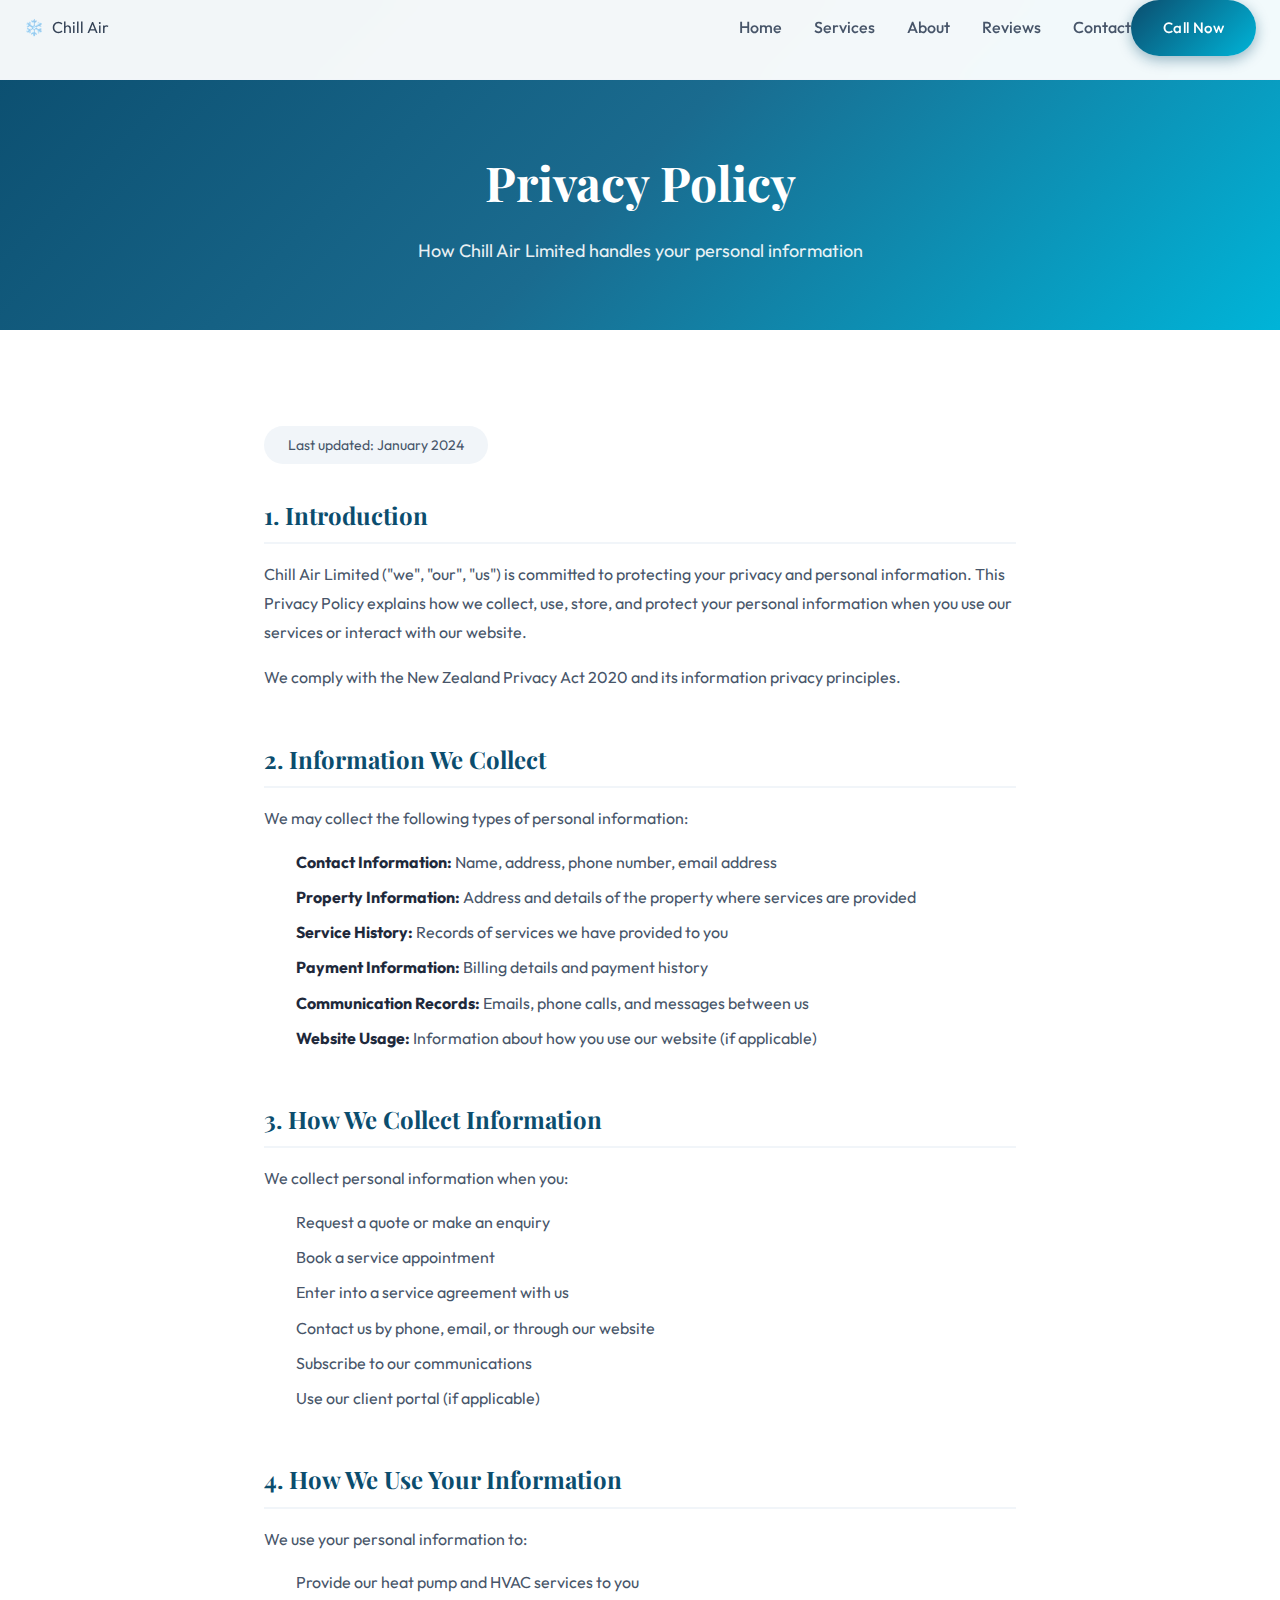
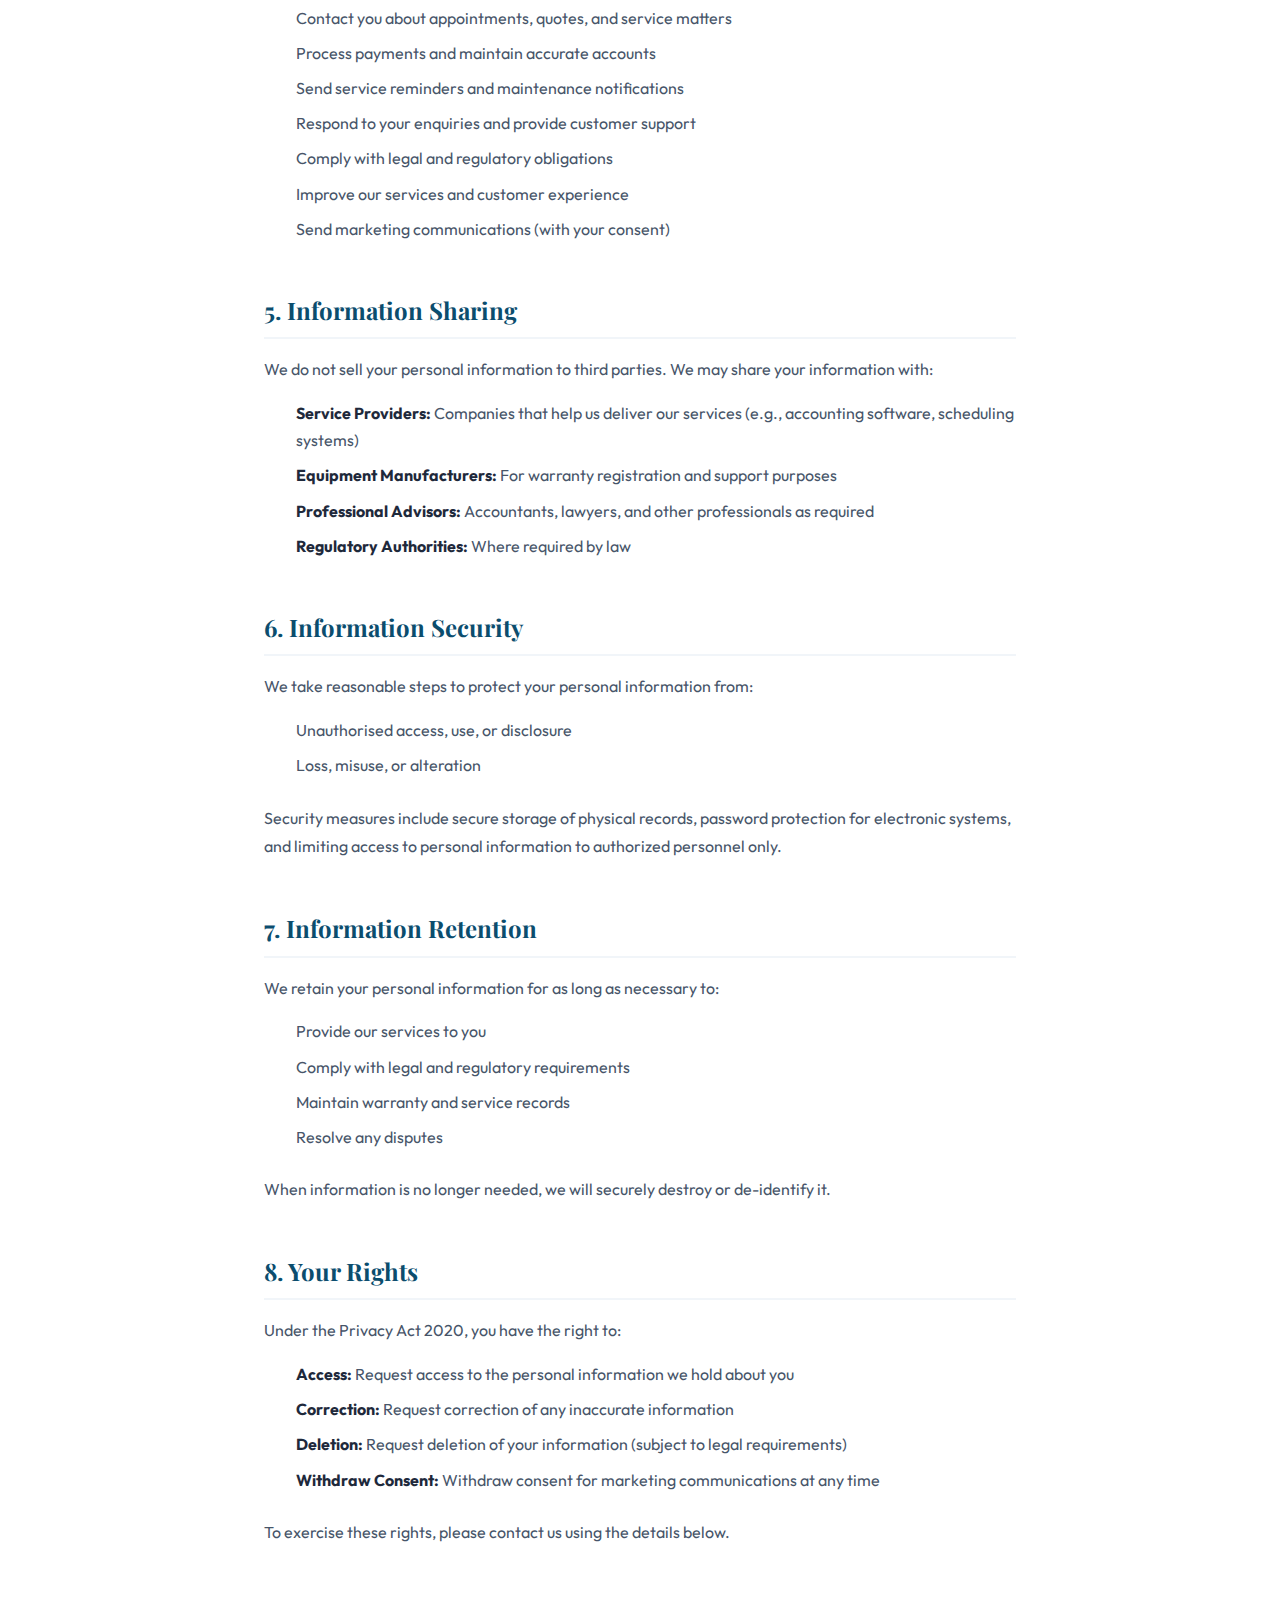
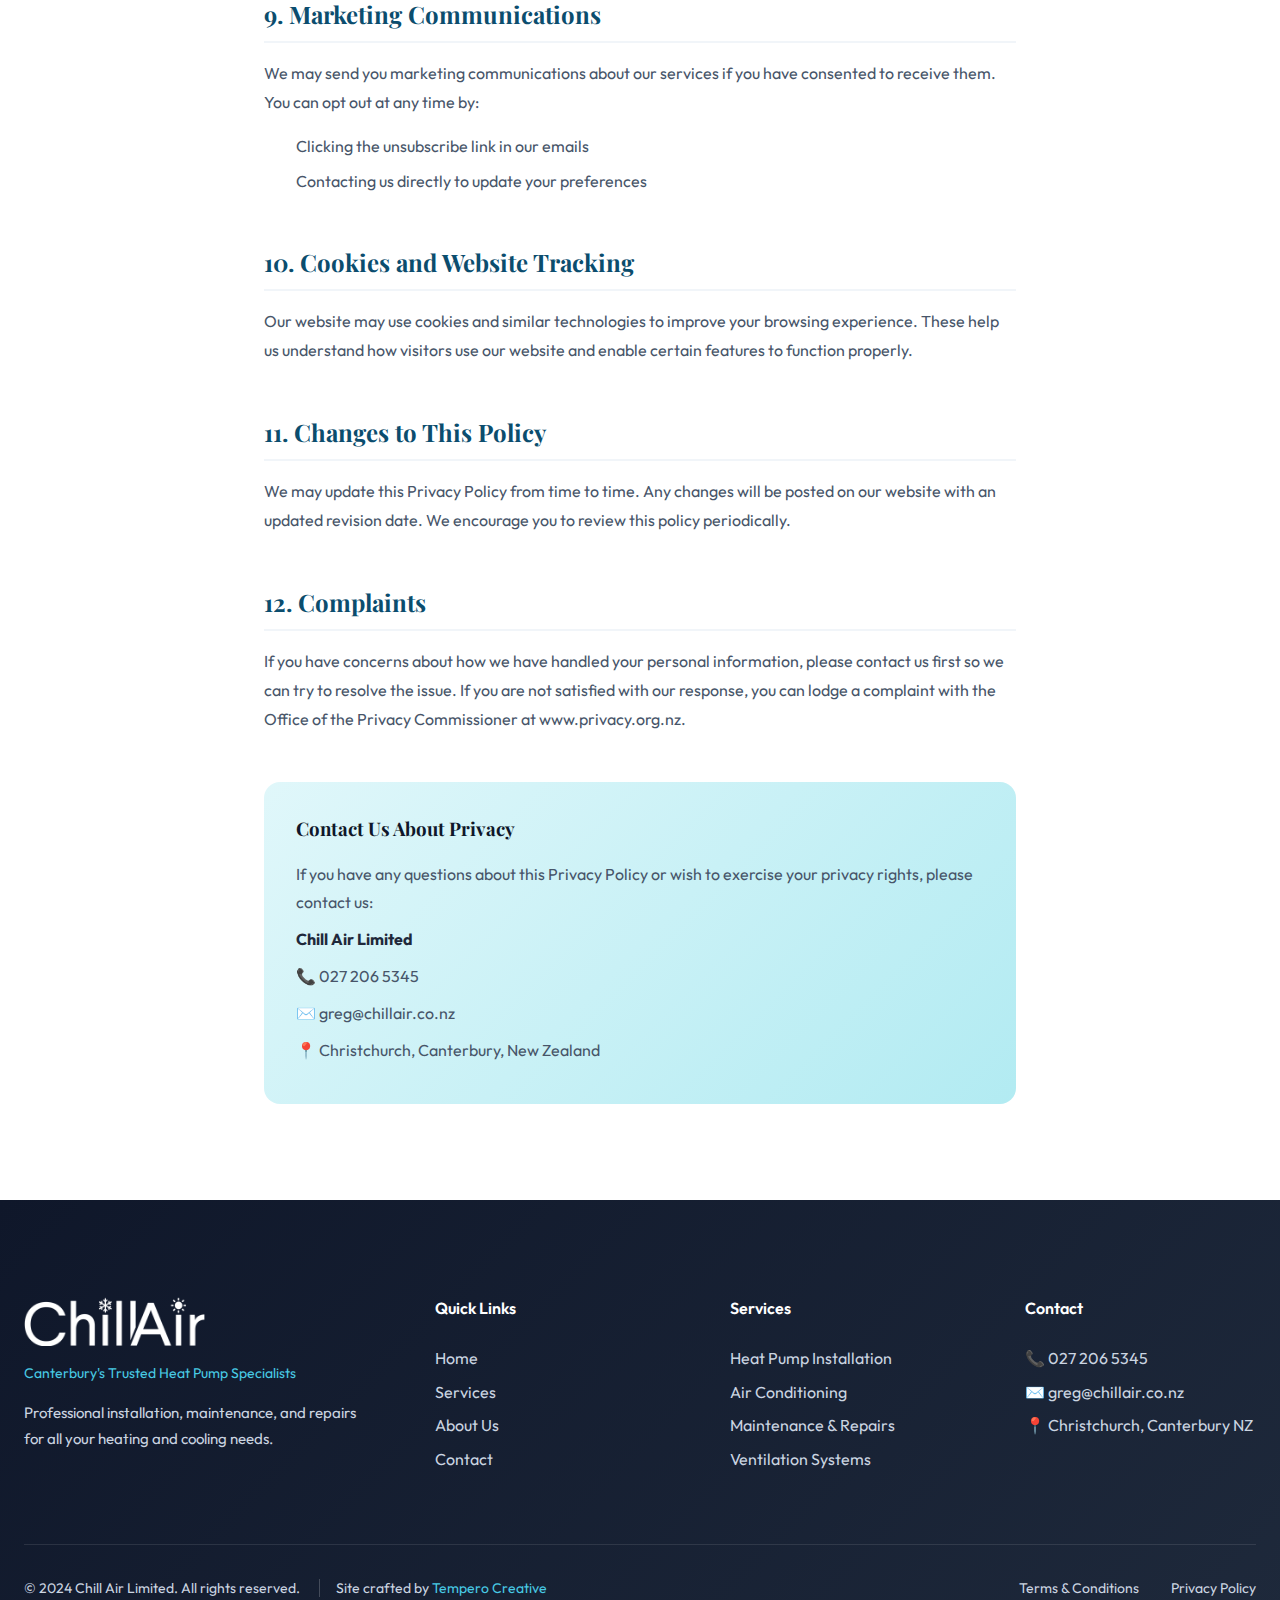
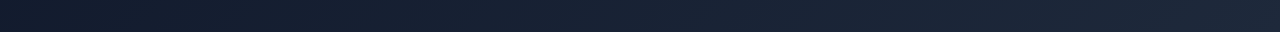
<file: privacy.html>
<!DOCTYPE html>
<html lang="en-NZ">
<head>
    <meta charset="UTF-8">
    <meta name="viewport" content="width=device-width, initial-scale=1.0">
    <meta name="theme-color" content="#0B4D6E">
    <title>Privacy Policy | Chill Air Canterbury</title>
    <meta name="description" content="Privacy Policy for Chill Air Limited. Learn how we collect, use, and protect your personal information.">
    <link rel="canonical" href="https://chillair.co.nz/privacy.html">
    <link rel="preconnect" href="https://fonts.googleapis.com">
    <link rel="preconnect" href="https://fonts.gstatic.com" crossorigin>
    <link href="https://fonts.googleapis.com/css2?family=Outfit:wght@300;400;500;600;700&family=Playfair+Display:wght@600;700&display=swap" rel="stylesheet">
    <link rel="stylesheet" href="css/styles.css">
    <style>
        .legal-hero {
            background: linear-gradient(135deg, #0B4D6E 0%, #1A6B8F 50%, #00B4D8 100%);
            padding: calc(var(--header-height) + var(--space-3xl)) 0 var(--space-3xl);
            color: var(--color-white);
            text-align: center;
        }
        .legal-hero__title {
            font-family: var(--font-display);
            font-size: clamp(2rem, 5vw, 3rem);
            margin-bottom: var(--space-md);
        }
        .legal-hero__subtitle {
            font-size: 1.125rem;
            opacity: 0.9;
        }
        .legal-content {
            padding: var(--space-4xl) 0;
            max-width: 800px;
            margin: 0 auto;
        }
        .legal-content h2 {
            font-family: var(--font-display);
            font-size: 1.5rem;
            color: var(--color-primary);
            margin: var(--space-2xl) 0 var(--space-md);
            padding-bottom: var(--space-sm);
            border-bottom: 2px solid var(--color-gray-100);
        }
        .legal-content h2:first-of-type {
            margin-top: 0;
        }
        .legal-content p {
            color: var(--color-gray-600);
            line-height: 1.8;
            margin-bottom: var(--space-md);
        }
        .legal-content ul {
            margin-bottom: var(--space-lg);
            padding-left: var(--space-xl);
        }
        .legal-content li {
            color: var(--color-gray-600);
            margin-bottom: var(--space-sm);
            line-height: 1.7;
        }
        .legal-content strong {
            color: var(--color-gray-800);
        }
        .legal-date {
            display: inline-block;
            background: var(--color-gray-100);
            padding: var(--space-sm) var(--space-lg);
            border-radius: var(--radius-full);
            font-size: 0.875rem;
            color: var(--color-gray-600);
            margin-bottom: var(--space-xl);
        }
        .contact-box {
            background: var(--gradient-light);
            border-radius: var(--radius-xl);
            padding: var(--space-xl);
            margin-top: var(--space-2xl);
        }
        .contact-box h3 {
            font-family: var(--font-display);
            color: var(--color-gray-900);
            margin-bottom: var(--space-md);
        }
        .contact-box p {
            margin-bottom: var(--space-sm);
        }
    </style>
</head>
<body>
    <header class="header" id="header">
        <div class="container">
            <nav class="nav">
                <a href="index.html" class="nav__logo"><span class="nav__logo-icon">❄️</span><span>Chill Air</span></a>
                <div class="nav__menu" id="nav-menu">
                    <ul class="nav__list">
                        <li><a href="index.html" class="nav__link">Home</a></li>
                        <li><a href="index.html#services" class="nav__link">Services</a></li>
                        <li><a href="index.html#about" class="nav__link">About</a></li>
                        <li><a href="index.html#reviews" class="nav__link">Reviews</a></li>
                        <li><a href="index.html#contact" class="nav__link">Contact</a></li>
                    </ul>
                    <a href="tel:+64272065345" class="nav__cta btn btn--primary">Call Now</a>
                    <button class="nav__close" id="nav-close">×</button>
                </div>
                <button class="nav__toggle" id="nav-toggle"><span></span><span></span><span></span></button>
            </nav>
        </div>
    </header>

    <main>
        <section class="legal-hero">
            <div class="container">
                <h1 class="legal-hero__title">Privacy Policy</h1>
                <p class="legal-hero__subtitle">How Chill Air Limited handles your personal information</p>
            </div>
        </section>

        <section class="legal-content">
            <div class="container">
                <span class="legal-date">Last updated: January 2024</span>

                <h2>1. Introduction</h2>
                <p>Chill Air Limited ("we", "our", "us") is committed to protecting your privacy and personal information. This Privacy Policy explains how we collect, use, store, and protect your personal information when you use our services or interact with our website.</p>
                <p>We comply with the New Zealand Privacy Act 2020 and its information privacy principles.</p>

                <h2>2. Information We Collect</h2>
                <p>We may collect the following types of personal information:</p>
                <ul>
                    <li><strong>Contact Information:</strong> Name, address, phone number, email address</li>
                    <li><strong>Property Information:</strong> Address and details of the property where services are provided</li>
                    <li><strong>Service History:</strong> Records of services we have provided to you</li>
                    <li><strong>Payment Information:</strong> Billing details and payment history</li>
                    <li><strong>Communication Records:</strong> Emails, phone calls, and messages between us</li>
                    <li><strong>Website Usage:</strong> Information about how you use our website (if applicable)</li>
                </ul>

                <h2>3. How We Collect Information</h2>
                <p>We collect personal information when you:</p>
                <ul>
                    <li>Request a quote or make an enquiry</li>
                    <li>Book a service appointment</li>
                    <li>Enter into a service agreement with us</li>
                    <li>Contact us by phone, email, or through our website</li>
                    <li>Subscribe to our communications</li>
                    <li>Use our client portal (if applicable)</li>
                </ul>

                <h2>4. How We Use Your Information</h2>
                <p>We use your personal information to:</p>
                <ul>
                    <li>Provide our heat pump and HVAC services to you</li>
                    <li>Contact you about appointments, quotes, and service matters</li>
                    <li>Process payments and maintain accurate accounts</li>
                    <li>Send service reminders and maintenance notifications</li>
                    <li>Respond to your enquiries and provide customer support</li>
                    <li>Comply with legal and regulatory obligations</li>
                    <li>Improve our services and customer experience</li>
                    <li>Send marketing communications (with your consent)</li>
                </ul>

                <h2>5. Information Sharing</h2>
                <p>We do not sell your personal information to third parties. We may share your information with:</p>
                <ul>
                    <li><strong>Service Providers:</strong> Companies that help us deliver our services (e.g., accounting software, scheduling systems)</li>
                    <li><strong>Equipment Manufacturers:</strong> For warranty registration and support purposes</li>
                    <li><strong>Professional Advisors:</strong> Accountants, lawyers, and other professionals as required</li>
                    <li><strong>Regulatory Authorities:</strong> Where required by law</li>
                </ul>

                <h2>6. Information Security</h2>
                <p>We take reasonable steps to protect your personal information from:</p>
                <ul>
                    <li>Unauthorised access, use, or disclosure</li>
                    <li>Loss, misuse, or alteration</li>
                </ul>
                <p>Security measures include secure storage of physical records, password protection for electronic systems, and limiting access to personal information to authorized personnel only.</p>

                <h2>7. Information Retention</h2>
                <p>We retain your personal information for as long as necessary to:</p>
                <ul>
                    <li>Provide our services to you</li>
                    <li>Comply with legal and regulatory requirements</li>
                    <li>Maintain warranty and service records</li>
                    <li>Resolve any disputes</li>
                </ul>
                <p>When information is no longer needed, we will securely destroy or de-identify it.</p>

                <h2>8. Your Rights</h2>
                <p>Under the Privacy Act 2020, you have the right to:</p>
                <ul>
                    <li><strong>Access:</strong> Request access to the personal information we hold about you</li>
                    <li><strong>Correction:</strong> Request correction of any inaccurate information</li>
                    <li><strong>Deletion:</strong> Request deletion of your information (subject to legal requirements)</li>
                    <li><strong>Withdraw Consent:</strong> Withdraw consent for marketing communications at any time</li>
                </ul>
                <p>To exercise these rights, please contact us using the details below.</p>

                <h2>9. Marketing Communications</h2>
                <p>We may send you marketing communications about our services if you have consented to receive them. You can opt out at any time by:</p>
                <ul>
                    <li>Clicking the unsubscribe link in our emails</li>
                    <li>Contacting us directly to update your preferences</li>
                </ul>

                <h2>10. Cookies and Website Tracking</h2>
                <p>Our website may use cookies and similar technologies to improve your browsing experience. These help us understand how visitors use our website and enable certain features to function properly.</p>

                <h2>11. Changes to This Policy</h2>
                <p>We may update this Privacy Policy from time to time. Any changes will be posted on our website with an updated revision date. We encourage you to review this policy periodically.</p>

                <h2>12. Complaints</h2>
                <p>If you have concerns about how we have handled your personal information, please contact us first so we can try to resolve the issue. If you are not satisfied with our response, you can lodge a complaint with the Office of the Privacy Commissioner at <a href="https://www.privacy.org.nz" target="_blank" rel="noopener">www.privacy.org.nz</a>.</p>

                <div class="contact-box">
                    <h3>Contact Us About Privacy</h3>
                    <p>If you have any questions about this Privacy Policy or wish to exercise your privacy rights, please contact us:</p>
                    <p><strong>Chill Air Limited</strong></p>
                    <p>📞 <a href="tel:+64272065345">027 206 5345</a></p>
                    <p>✉️ <a href="mailto:greg@chillair.co.nz">greg@chillair.co.nz</a></p>
                    <p>📍 Christchurch, Canterbury, New Zealand</p>
                </div>
            </div>
        </section>
    </main>

    <footer class="footer">
        <div class="container">
            <div class="footer__grid">
                <div class="footer__brand">
                    <a href="index.html" class="footer__logo"><img src="images/logowhite.png" alt="Chill Air" class="footer__logo-img"></a>
                    <p class="footer__tagline">Canterbury's Trusted Heat Pump Specialists</p>
                    <p class="footer__description">Professional installation, maintenance, and repairs for all your heating and cooling needs.</p>
                </div>
                <div class="footer__links"><h4>Quick Links</h4><ul><li><a href="index.html">Home</a></li><li><a href="index.html#services">Services</a></li><li><a href="index.html#about">About Us</a></li><li><a href="index.html#contact">Contact</a></li></ul></div>
                <div class="footer__links"><h4>Services</h4><ul><li><a href="services/heat-pump-installation.html">Heat Pump Installation</a></li><li><a href="services/air-conditioning.html">Air Conditioning</a></li><li><a href="services/maintenance-repairs.html">Maintenance & Repairs</a></li><li><a href="services/ventilation.html">Ventilation Systems</a></li></ul></div>
                <div class="footer__contact"><h4>Contact</h4><p>📞 <a href="tel:+64272065345">027 206 5345</a></p><p>✉️ <a href="mailto:greg@chillair.co.nz">greg@chillair.co.nz</a></p><p>📍 Christchurch, Canterbury NZ</p></div>
            </div>
            <div class="footer__bottom">
                <p>&copy; 2024 Chill Air Limited. All rights reserved. <span class="footer__credit">Site crafted by <a href="https://tempero.nz" target="_blank" rel="noopener">Tempero Creative</a></span></p>
                <div class="footer__legal"><a href="terms.html">Terms & Conditions</a><a href="privacy.html">Privacy Policy</a></div>
            </div>
        </div>
    </footer>
    <script src="js/app.js"></script>
</body>
</html>
</file>
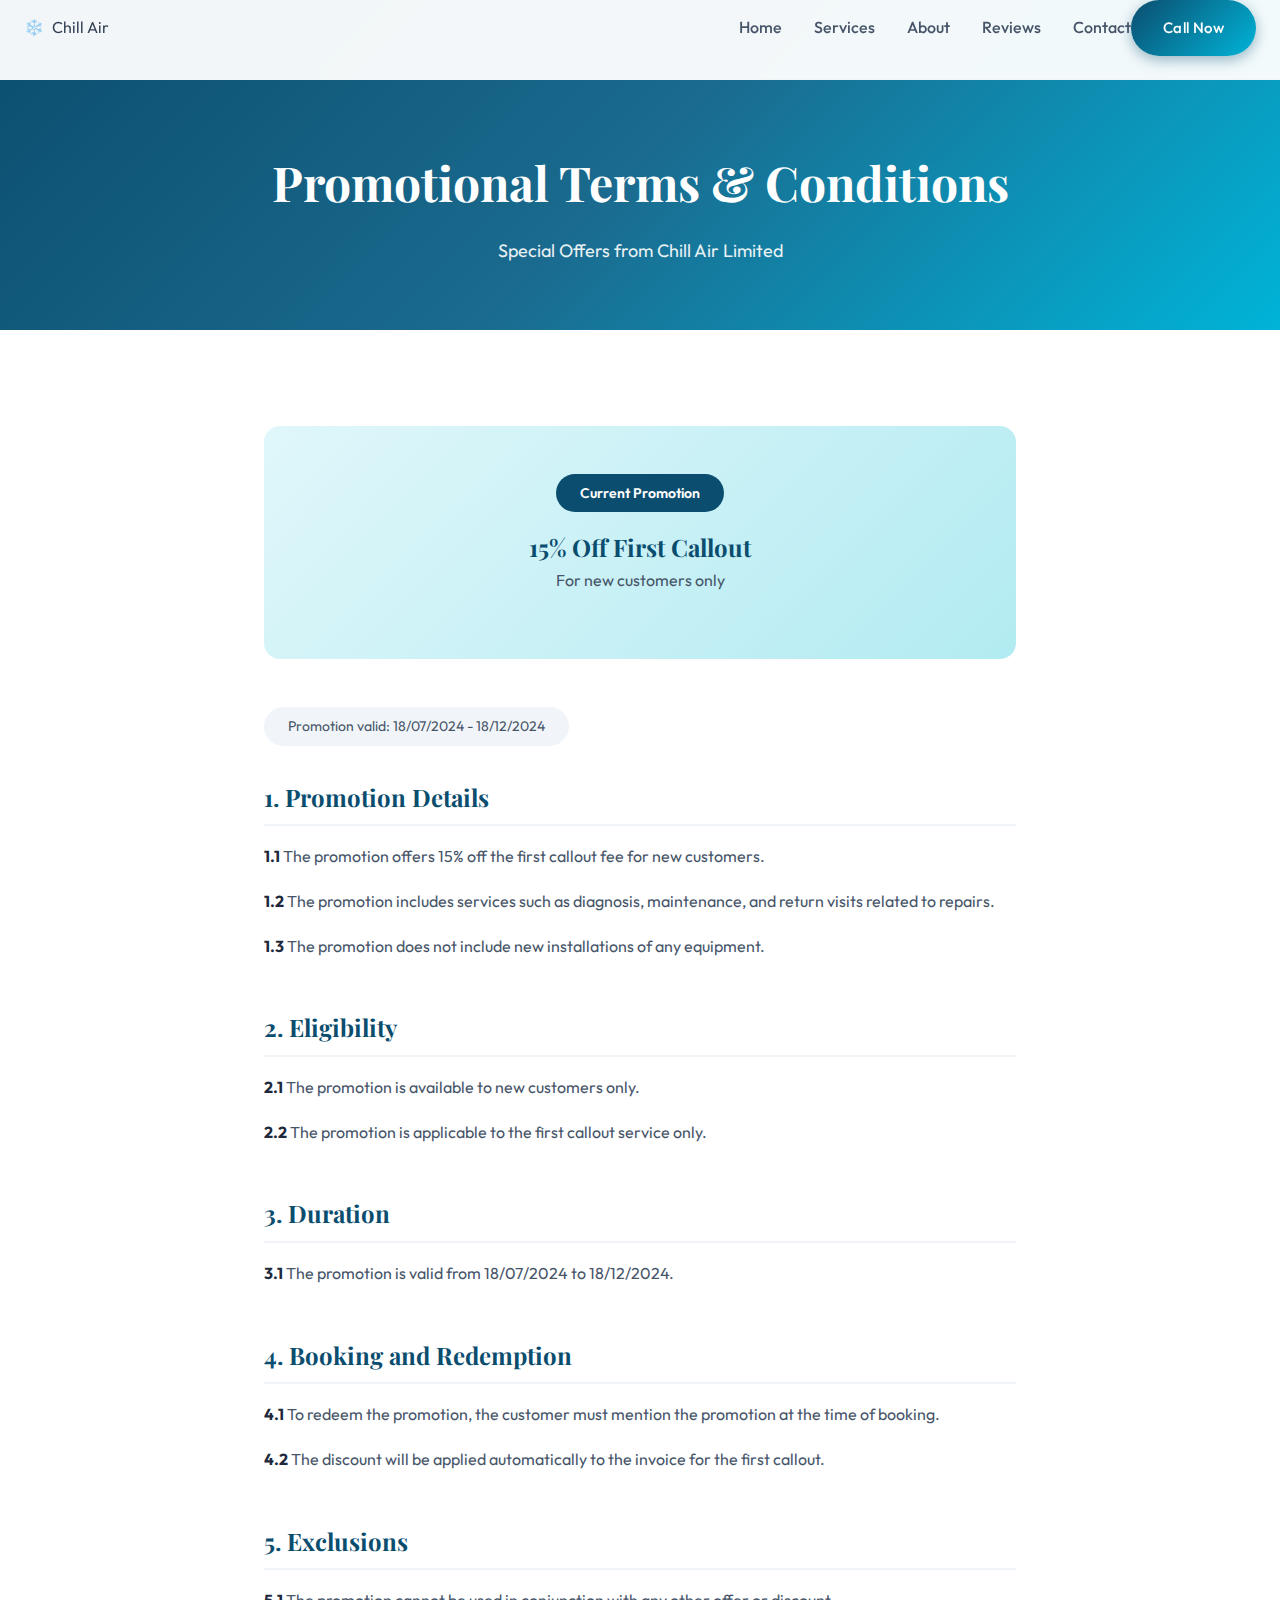
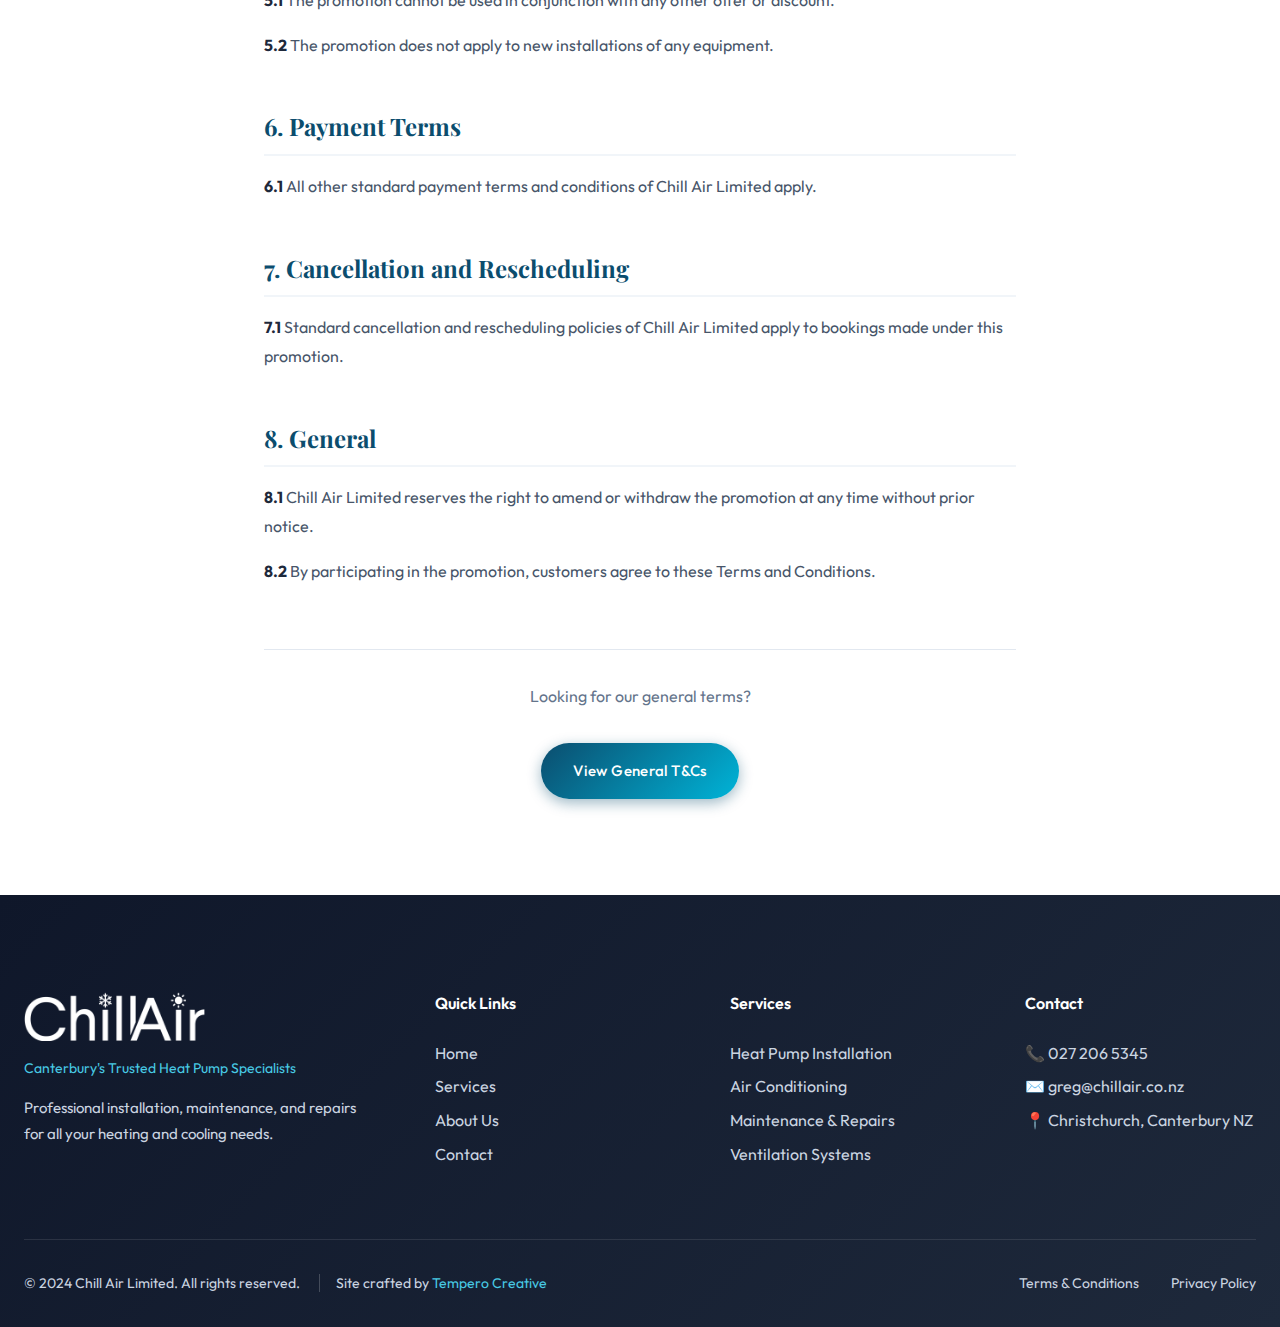
<file: promo-terms.html>
<!DOCTYPE html>
<html lang="en-NZ">
<head>
    <meta charset="UTF-8">
    <meta name="viewport" content="width=device-width, initial-scale=1.0">
    <meta name="theme-color" content="#0B4D6E">
    <title>Promotional Terms & Conditions | Chill Air Canterbury</title>
    <meta name="description" content="Promotional Terms and Conditions for Chill Air Limited special offers and discounts.">
    <link rel="canonical" href="https://chillair.co.nz/promo-terms.html">
    <link rel="preconnect" href="https://fonts.googleapis.com">
    <link rel="preconnect" href="https://fonts.gstatic.com" crossorigin>
    <link href="https://fonts.googleapis.com/css2?family=Outfit:wght@300;400;500;600;700&family=Playfair+Display:wght@600;700&display=swap" rel="stylesheet">
    <link rel="stylesheet" href="css/styles.css">
    <style>
        .legal-hero {
            background: linear-gradient(135deg, #0B4D6E 0%, #1A6B8F 50%, #00B4D8 100%);
            padding: calc(var(--header-height) + var(--space-3xl)) 0 var(--space-3xl);
            color: var(--color-white);
            text-align: center;
        }
        .legal-hero__title {
            font-family: var(--font-display);
            font-size: clamp(2rem, 5vw, 3rem);
            margin-bottom: var(--space-md);
        }
        .legal-hero__subtitle {
            font-size: 1.125rem;
            opacity: 0.9;
        }
        .legal-content {
            padding: var(--space-4xl) 0;
            max-width: 800px;
            margin: 0 auto;
        }
        .legal-content h2 {
            font-family: var(--font-display);
            font-size: 1.5rem;
            color: var(--color-primary);
            margin: var(--space-2xl) 0 var(--space-md);
            padding-bottom: var(--space-sm);
            border-bottom: 2px solid var(--color-gray-100);
        }
        .legal-content h2:first-of-type {
            margin-top: 0;
        }
        .legal-content p {
            color: var(--color-gray-600);
            line-height: 1.8;
            margin-bottom: var(--space-md);
        }
        .legal-content strong {
            color: var(--color-gray-800);
        }
        .legal-date {
            display: inline-block;
            background: var(--color-gray-100);
            padding: var(--space-sm) var(--space-lg);
            border-radius: var(--radius-full);
            font-size: 0.875rem;
            color: var(--color-gray-600);
            margin-bottom: var(--space-xl);
        }
        .promo-card {
            background: linear-gradient(135deg, #E0F7FA 0%, #B2EBF2 100%);
            border-radius: var(--radius-xl);
            padding: var(--space-2xl);
            margin-bottom: var(--space-2xl);
            text-align: center;
        }
        .promo-card__badge {
            display: inline-block;
            background: var(--color-primary);
            color: white;
            padding: var(--space-sm) var(--space-lg);
            border-radius: var(--radius-full);
            font-size: 0.875rem;
            font-weight: 600;
            margin-bottom: var(--space-md);
        }
        .promo-card__title {
            font-family: var(--font-display);
            font-size: 2rem;
            color: var(--color-primary);
            margin-bottom: var(--space-sm);
        }
        .promo-card__subtitle {
            color: var(--color-gray-600);
        }
    </style>
</head>
<body>
    <header class="header" id="header">
        <div class="container">
            <nav class="nav">
                <a href="index.html" class="nav__logo"><span class="nav__logo-icon">❄️</span><span>Chill Air</span></a>
                <div class="nav__menu" id="nav-menu">
                    <ul class="nav__list">
                        <li><a href="index.html" class="nav__link">Home</a></li>
                        <li><a href="index.html#services" class="nav__link">Services</a></li>
                        <li><a href="index.html#about" class="nav__link">About</a></li>
                        <li><a href="index.html#reviews" class="nav__link">Reviews</a></li>
                        <li><a href="index.html#contact" class="nav__link">Contact</a></li>
                    </ul>
                    <a href="tel:+64272065345" class="nav__cta btn btn--primary">Call Now</a>
                    <button class="nav__close" id="nav-close">×</button>
                </div>
                <button class="nav__toggle" id="nav-toggle"><span></span><span></span><span></span></button>
            </nav>
        </div>
    </header>

    <main>
        <section class="legal-hero">
            <div class="container">
                <h1 class="legal-hero__title">Promotional Terms & Conditions</h1>
                <p class="legal-hero__subtitle">Special Offers from Chill Air Limited</p>
            </div>
        </section>

        <section class="legal-content">
            <div class="container">
                <div class="promo-card">
                    <span class="promo-card__badge">Current Promotion</span>
                    <h2 class="promo-card__title" style="border: none; margin: 0; padding: 0;">15% Off First Callout</h2>
                    <p class="promo-card__subtitle">For new customers only</p>
                </div>

                <span class="legal-date">Promotion valid: 18/07/2024 - 18/12/2024</span>

                <h2>1. Promotion Details</h2>
                <p><strong>1.1</strong> The promotion offers 15% off the first callout fee for new customers.</p>
                <p><strong>1.2</strong> The promotion includes services such as diagnosis, maintenance, and return visits related to repairs.</p>
                <p><strong>1.3</strong> The promotion does not include new installations of any equipment.</p>

                <h2>2. Eligibility</h2>
                <p><strong>2.1</strong> The promotion is available to new customers only.</p>
                <p><strong>2.2</strong> The promotion is applicable to the first callout service only.</p>

                <h2>3. Duration</h2>
                <p><strong>3.1</strong> The promotion is valid from 18/07/2024 to 18/12/2024.</p>

                <h2>4. Booking and Redemption</h2>
                <p><strong>4.1</strong> To redeem the promotion, the customer must mention the promotion at the time of booking.</p>
                <p><strong>4.2</strong> The discount will be applied automatically to the invoice for the first callout.</p>

                <h2>5. Exclusions</h2>
                <p><strong>5.1</strong> The promotion cannot be used in conjunction with any other offer or discount.</p>
                <p><strong>5.2</strong> The promotion does not apply to new installations of any equipment.</p>

                <h2>6. Payment Terms</h2>
                <p><strong>6.1</strong> All other standard payment terms and conditions of Chill Air Limited apply.</p>

                <h2>7. Cancellation and Rescheduling</h2>
                <p><strong>7.1</strong> Standard cancellation and rescheduling policies of Chill Air Limited apply to bookings made under this promotion.</p>

                <h2>8. General</h2>
                <p><strong>8.1</strong> Chill Air Limited reserves the right to amend or withdraw the promotion at any time without prior notice.</p>
                <p><strong>8.2</strong> By participating in the promotion, customers agree to these Terms and Conditions.</p>

                <div style="margin-top: var(--space-3xl); padding-top: var(--space-xl); border-top: 1px solid var(--color-gray-200); text-align: center;">
                    <p style="color: var(--color-gray-500);">Looking for our general terms?</p>
                    <a href="terms.html" class="btn btn--primary" style="margin-top: var(--space-md);">View General T&Cs</a>
                </div>
            </div>
        </section>
    </main>

    <footer class="footer">
        <div class="container">
            <div class="footer__grid">
                <div class="footer__brand">
                    <a href="index.html" class="footer__logo"><img src="images/logowhite.png" alt="Chill Air" class="footer__logo-img"></a>
                    <p class="footer__tagline">Canterbury's Trusted Heat Pump Specialists</p>
                    <p class="footer__description">Professional installation, maintenance, and repairs for all your heating and cooling needs.</p>
                </div>
                <div class="footer__links"><h4>Quick Links</h4><ul><li><a href="index.html">Home</a></li><li><a href="index.html#services">Services</a></li><li><a href="index.html#about">About Us</a></li><li><a href="index.html#contact">Contact</a></li></ul></div>
                <div class="footer__links"><h4>Services</h4><ul><li><a href="services/heat-pump-installation.html">Heat Pump Installation</a></li><li><a href="services/air-conditioning.html">Air Conditioning</a></li><li><a href="services/maintenance-repairs.html">Maintenance & Repairs</a></li><li><a href="services/ventilation.html">Ventilation Systems</a></li></ul></div>
                <div class="footer__contact"><h4>Contact</h4><p>📞 <a href="tel:+64272065345">027 206 5345</a></p><p>✉️ <a href="mailto:greg@chillair.co.nz">greg@chillair.co.nz</a></p><p>📍 Christchurch, Canterbury NZ</p></div>
            </div>
            <div class="footer__bottom">
                <p>&copy; 2024 Chill Air Limited. All rights reserved. <span class="footer__credit">Site crafted by <a href="https://tempero.nz" target="_blank" rel="noopener">Tempero Creative</a></span></p>
                <div class="footer__legal"><a href="terms.html">Terms & Conditions</a><a href="privacy.html">Privacy Policy</a></div>
            </div>
        </div>
    </footer>
    <script src="js/app.js"></script>
</body>
</html>
</file>
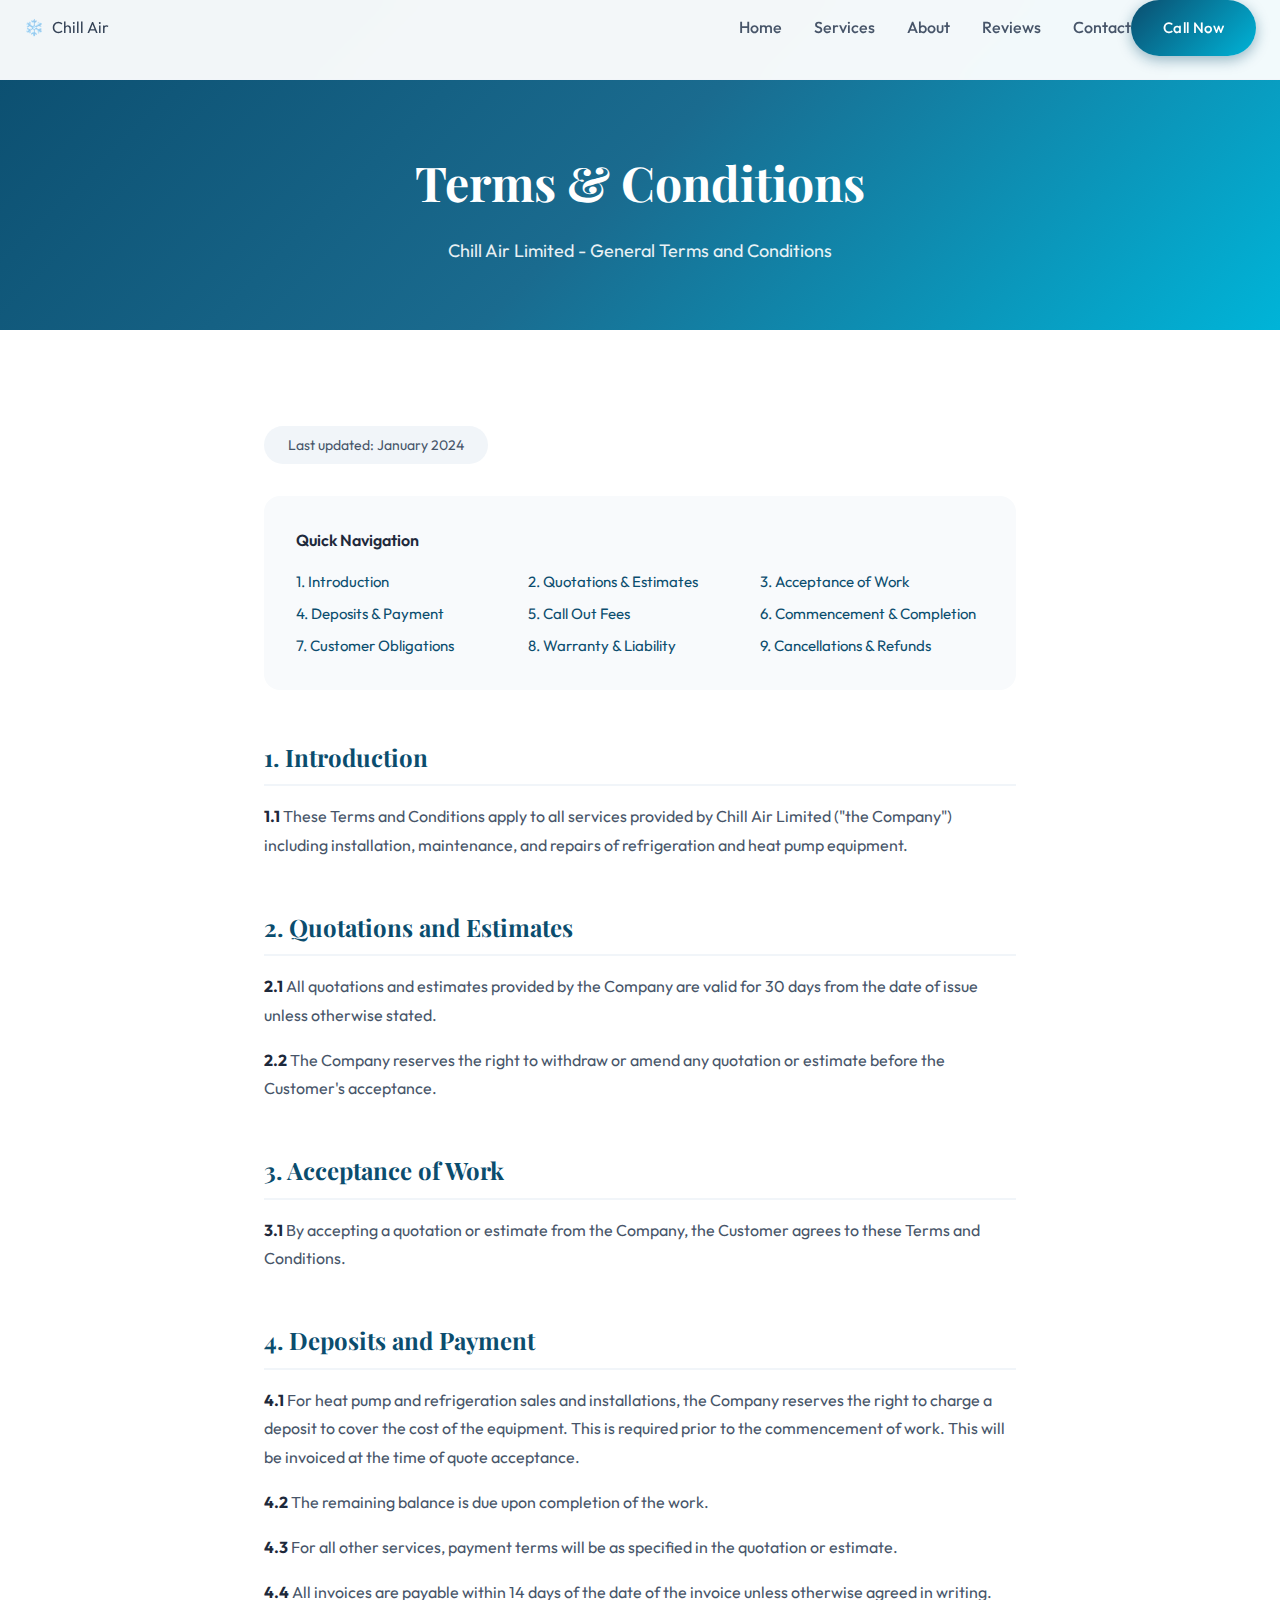
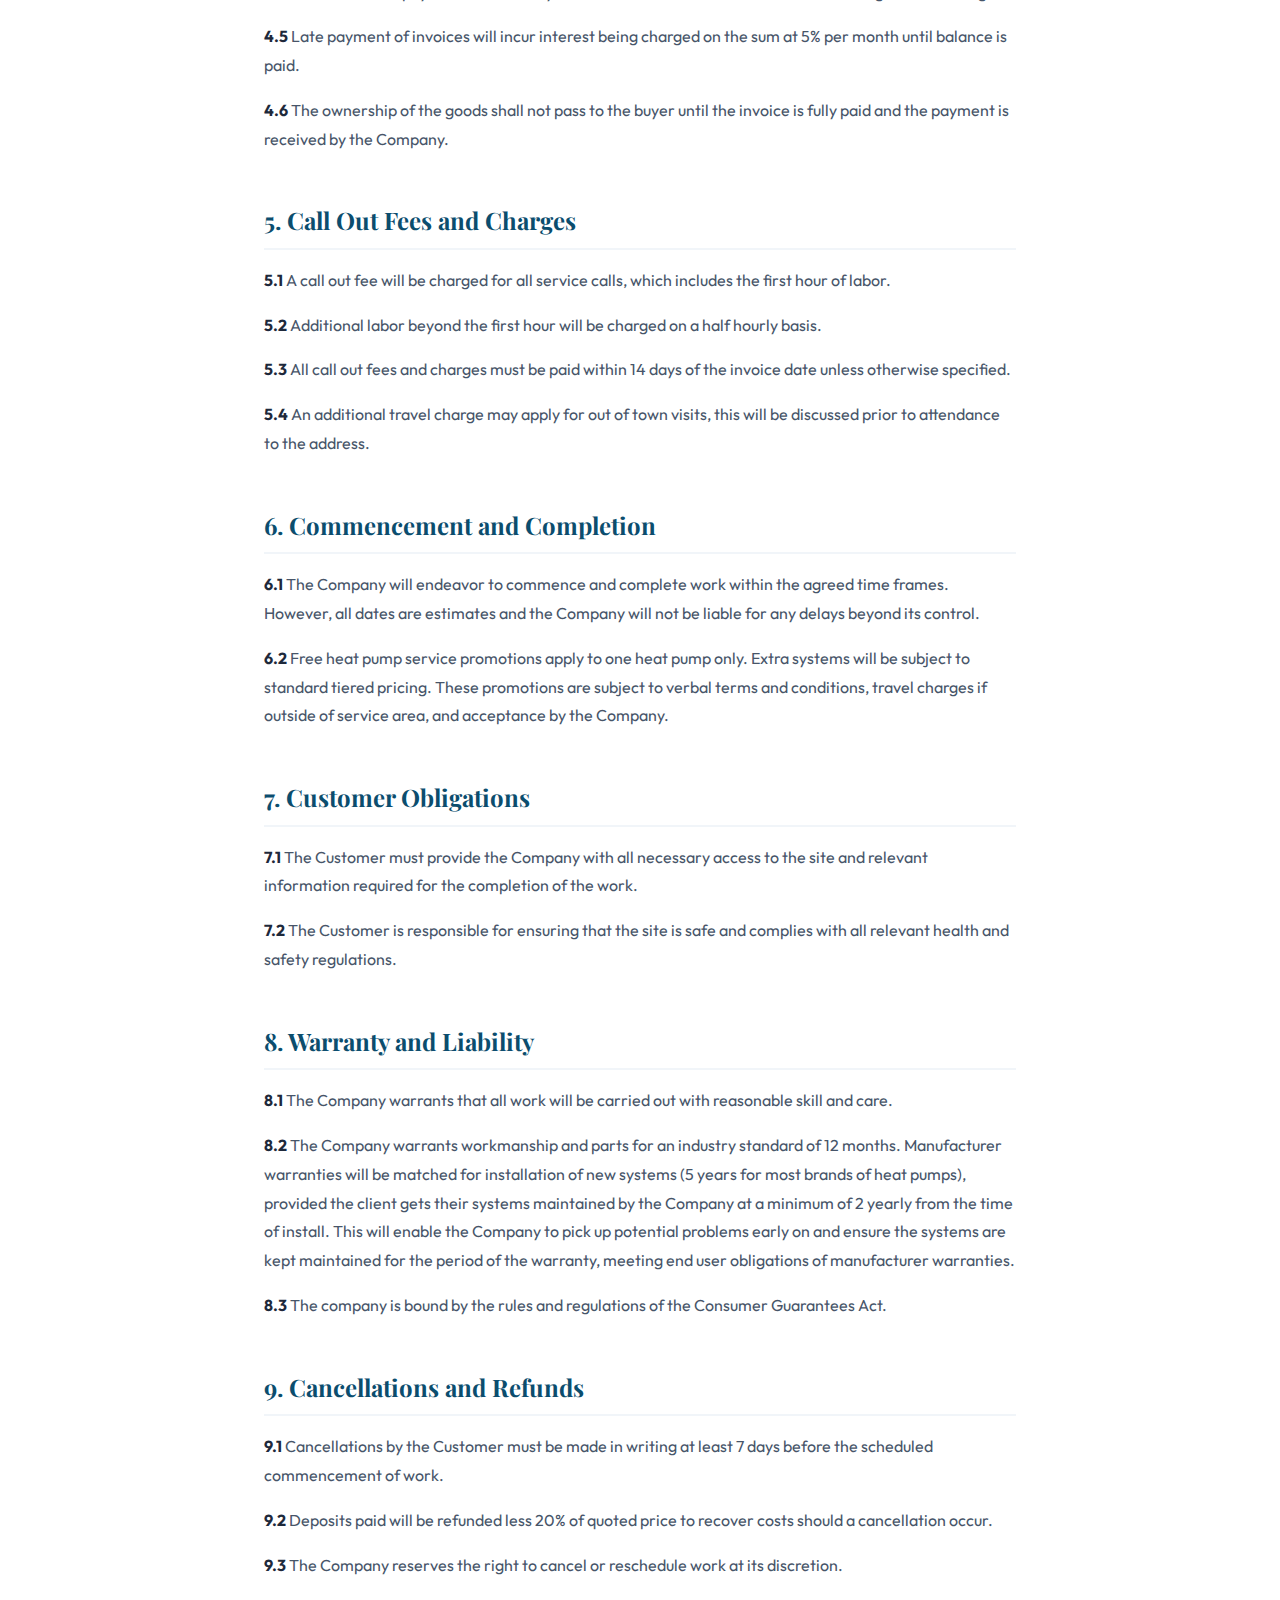
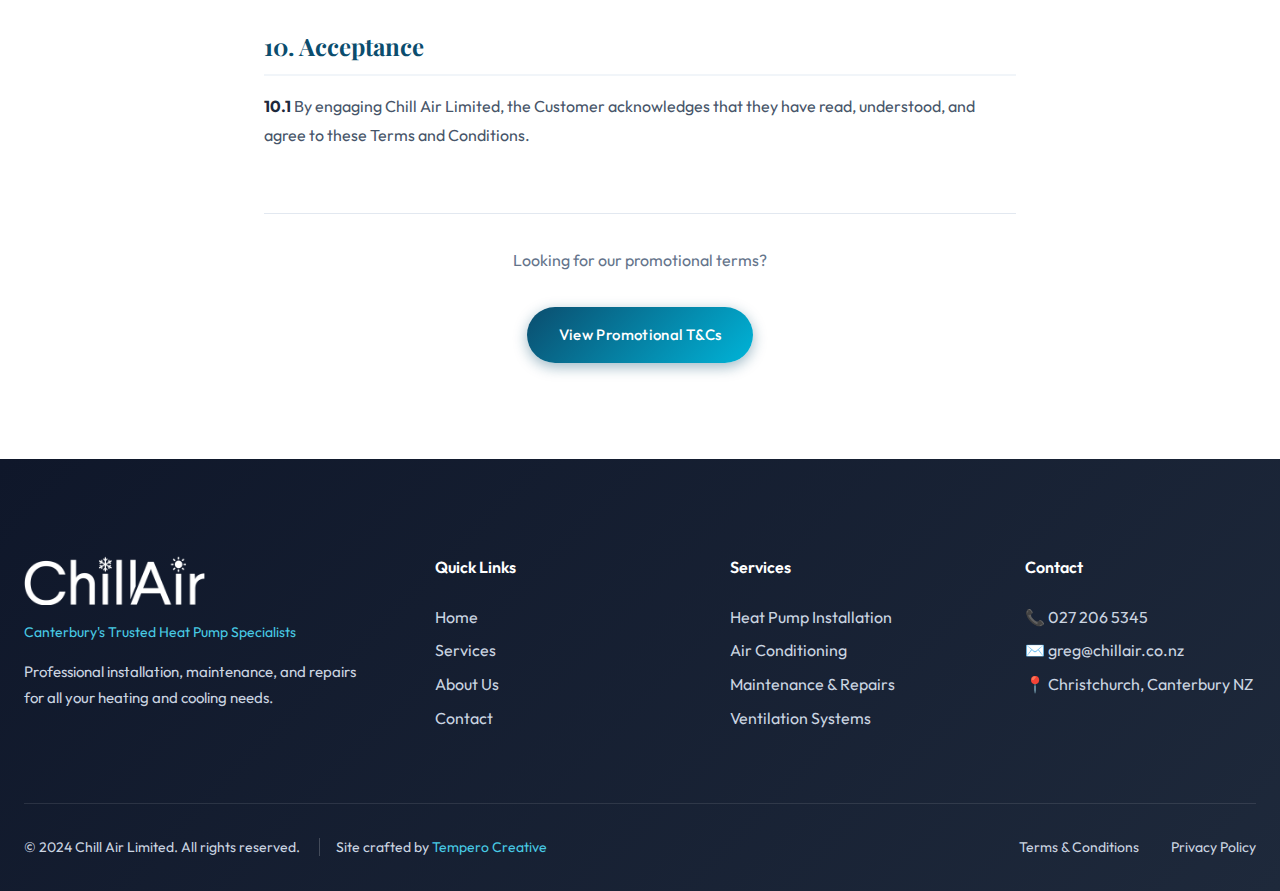
<file: terms.html>
<!DOCTYPE html>
<html lang="en-NZ">
<head>
    <meta charset="UTF-8">
    <meta name="viewport" content="width=device-width, initial-scale=1.0">
    <meta name="theme-color" content="#0B4D6E">
    <title>Terms & Conditions | Chill Air Canterbury</title>
    <meta name="description" content="Terms and Conditions for Chill Air Limited services including installation, maintenance, and repairs of refrigeration and heat pump equipment.">
    <link rel="canonical" href="https://chillair.co.nz/terms.html">
    <link rel="preconnect" href="https://fonts.googleapis.com">
    <link rel="preconnect" href="https://fonts.gstatic.com" crossorigin>
    <link href="https://fonts.googleapis.com/css2?family=Outfit:wght@300;400;500;600;700&family=Playfair+Display:wght@600;700&display=swap" rel="stylesheet">
    <link rel="stylesheet" href="css/styles.css">
    <style>
        .legal-hero {
            background: linear-gradient(135deg, #0B4D6E 0%, #1A6B8F 50%, #00B4D8 100%);
            padding: calc(var(--header-height) + var(--space-3xl)) 0 var(--space-3xl);
            color: var(--color-white);
            text-align: center;
        }
        .legal-hero__title {
            font-family: var(--font-display);
            font-size: clamp(2rem, 5vw, 3rem);
            margin-bottom: var(--space-md);
        }
        .legal-hero__subtitle {
            font-size: 1.125rem;
            opacity: 0.9;
        }
        .legal-content {
            padding: var(--space-4xl) 0;
            max-width: 800px;
            margin: 0 auto;
        }
        .legal-content h2 {
            font-family: var(--font-display);
            font-size: 1.5rem;
            color: var(--color-primary);
            margin: var(--space-2xl) 0 var(--space-md);
            padding-bottom: var(--space-sm);
            border-bottom: 2px solid var(--color-gray-100);
        }
        .legal-content h2:first-of-type {
            margin-top: 0;
        }
        .legal-content p {
            color: var(--color-gray-600);
            line-height: 1.8;
            margin-bottom: var(--space-md);
        }
        .legal-content strong {
            color: var(--color-gray-800);
        }
        .legal-date {
            display: inline-block;
            background: var(--color-gray-100);
            padding: var(--space-sm) var(--space-lg);
            border-radius: var(--radius-full);
            font-size: 0.875rem;
            color: var(--color-gray-600);
            margin-bottom: var(--space-xl);
        }
        .legal-nav {
            background: var(--color-gray-50);
            border-radius: var(--radius-xl);
            padding: var(--space-xl);
            margin-bottom: var(--space-2xl);
        }
        .legal-nav__title {
            font-weight: 600;
            color: var(--color-gray-800);
            margin-bottom: var(--space-md);
        }
        .legal-nav__list {
            display: grid;
            grid-template-columns: repeat(auto-fill, minmax(200px, 1fr));
            gap: var(--space-sm);
        }
        .legal-nav__list a {
            color: var(--color-primary);
            font-size: 0.9375rem;
        }
        .legal-nav__list a:hover {
            text-decoration: underline;
        }
    </style>
</head>
<body>
    <header class="header" id="header">
        <div class="container">
            <nav class="nav">
                <a href="index.html" class="nav__logo"><span class="nav__logo-icon">❄️</span><span>Chill Air</span></a>
                <div class="nav__menu" id="nav-menu">
                    <ul class="nav__list">
                        <li><a href="index.html" class="nav__link">Home</a></li>
                        <li><a href="index.html#services" class="nav__link">Services</a></li>
                        <li><a href="index.html#about" class="nav__link">About</a></li>
                        <li><a href="index.html#reviews" class="nav__link">Reviews</a></li>
                        <li><a href="index.html#contact" class="nav__link">Contact</a></li>
                    </ul>
                    <a href="tel:+64272065345" class="nav__cta btn btn--primary">Call Now</a>
                    <button class="nav__close" id="nav-close">×</button>
                </div>
                <button class="nav__toggle" id="nav-toggle"><span></span><span></span><span></span></button>
            </nav>
        </div>
    </header>

    <main>
        <section class="legal-hero">
            <div class="container">
                <h1 class="legal-hero__title">Terms & Conditions</h1>
                <p class="legal-hero__subtitle">Chill Air Limited - General Terms and Conditions</p>
            </div>
        </section>

        <section class="legal-content">
            <div class="container">
                <span class="legal-date">Last updated: January 2024</span>

                <nav class="legal-nav">
                    <div class="legal-nav__title">Quick Navigation</div>
                    <div class="legal-nav__list">
                        <a href="#introduction">1. Introduction</a>
                        <a href="#quotations">2. Quotations & Estimates</a>
                        <a href="#acceptance">3. Acceptance of Work</a>
                        <a href="#payment">4. Deposits & Payment</a>
                        <a href="#callout">5. Call Out Fees</a>
                        <a href="#completion">6. Commencement & Completion</a>
                        <a href="#obligations">7. Customer Obligations</a>
                        <a href="#warranty">8. Warranty & Liability</a>
                        <a href="#cancellations">9. Cancellations & Refunds</a>
                    </div>
                </nav>

                <h2 id="introduction">1. Introduction</h2>
                <p><strong>1.1</strong> These Terms and Conditions apply to all services provided by Chill Air Limited ("the Company") including installation, maintenance, and repairs of refrigeration and heat pump equipment.</p>

                <h2 id="quotations">2. Quotations and Estimates</h2>
                <p><strong>2.1</strong> All quotations and estimates provided by the Company are valid for 30 days from the date of issue unless otherwise stated.</p>
                <p><strong>2.2</strong> The Company reserves the right to withdraw or amend any quotation or estimate before the Customer's acceptance.</p>

                <h2 id="acceptance">3. Acceptance of Work</h2>
                <p><strong>3.1</strong> By accepting a quotation or estimate from the Company, the Customer agrees to these Terms and Conditions.</p>

                <h2 id="payment">4. Deposits and Payment</h2>
                <p><strong>4.1</strong> For heat pump and refrigeration sales and installations, the Company reserves the right to charge a deposit to cover the cost of the equipment. This is required prior to the commencement of work. This will be invoiced at the time of quote acceptance.</p>
                <p><strong>4.2</strong> The remaining balance is due upon completion of the work.</p>
                <p><strong>4.3</strong> For all other services, payment terms will be as specified in the quotation or estimate.</p>
                <p><strong>4.4</strong> All invoices are payable within 14 days of the date of the invoice unless otherwise agreed in writing.</p>
                <p><strong>4.5</strong> Late payment of invoices will incur interest being charged on the sum at 5% per month until balance is paid.</p>
                <p><strong>4.6</strong> The ownership of the goods shall not pass to the buyer until the invoice is fully paid and the payment is received by the Company.</p>

                <h2 id="callout">5. Call Out Fees and Charges</h2>
                <p><strong>5.1</strong> A call out fee will be charged for all service calls, which includes the first hour of labor.</p>
                <p><strong>5.2</strong> Additional labor beyond the first hour will be charged on a half hourly basis.</p>
                <p><strong>5.3</strong> All call out fees and charges must be paid within 14 days of the invoice date unless otherwise specified.</p>
                <p><strong>5.4</strong> An additional travel charge may apply for out of town visits, this will be discussed prior to attendance to the address.</p>

                <h2 id="completion">6. Commencement and Completion</h2>
                <p><strong>6.1</strong> The Company will endeavor to commence and complete work within the agreed time frames. However, all dates are estimates and the Company will not be liable for any delays beyond its control.</p>
                <p><strong>6.2</strong> Free heat pump service promotions apply to one heat pump only. Extra systems will be subject to standard tiered pricing. These promotions are subject to verbal terms and conditions, travel charges if outside of service area, and acceptance by the Company.</p>

                <h2 id="obligations">7. Customer Obligations</h2>
                <p><strong>7.1</strong> The Customer must provide the Company with all necessary access to the site and relevant information required for the completion of the work.</p>
                <p><strong>7.2</strong> The Customer is responsible for ensuring that the site is safe and complies with all relevant health and safety regulations.</p>

                <h2 id="warranty">8. Warranty and Liability</h2>
                <p><strong>8.1</strong> The Company warrants that all work will be carried out with reasonable skill and care.</p>
                <p><strong>8.2</strong> The Company warrants workmanship and parts for an industry standard of 12 months. Manufacturer warranties will be matched for installation of new systems (5 years for most brands of heat pumps), provided the client gets their systems maintained by the Company at a minimum of 2 yearly from the time of install. This will enable the Company to pick up potential problems early on and ensure the systems are kept maintained for the period of the warranty, meeting end user obligations of manufacturer warranties.</p>
                <p><strong>8.3</strong> The company is bound by the rules and regulations of the Consumer Guarantees Act.</p>

                <h2 id="cancellations">9. Cancellations and Refunds</h2>
                <p><strong>9.1</strong> Cancellations by the Customer must be made in writing at least 7 days before the scheduled commencement of work.</p>
                <p><strong>9.2</strong> Deposits paid will be refunded less 20% of quoted price to recover costs should a cancellation occur.</p>
                <p><strong>9.3</strong> The Company reserves the right to cancel or reschedule work at its discretion.</p>

                <h2>10. Acceptance</h2>
                <p><strong>10.1</strong> By engaging Chill Air Limited, the Customer acknowledges that they have read, understood, and agree to these Terms and Conditions.</p>

                <div style="margin-top: var(--space-3xl); padding-top: var(--space-xl); border-top: 1px solid var(--color-gray-200); text-align: center;">
                    <p style="color: var(--color-gray-500);">Looking for our promotional terms?</p>
                    <a href="promo-terms.html" class="btn btn--primary" style="margin-top: var(--space-md);">View Promotional T&Cs</a>
                </div>
            </div>
        </section>
    </main>

    <footer class="footer">
        <div class="container">
            <div class="footer__grid">
                <div class="footer__brand">
                    <a href="index.html" class="footer__logo"><img src="images/logowhite.png" alt="Chill Air" class="footer__logo-img"></a>
                    <p class="footer__tagline">Canterbury's Trusted Heat Pump Specialists</p>
                    <p class="footer__description">Professional installation, maintenance, and repairs for all your heating and cooling needs.</p>
                </div>
                <div class="footer__links"><h4>Quick Links</h4><ul><li><a href="index.html">Home</a></li><li><a href="index.html#services">Services</a></li><li><a href="index.html#about">About Us</a></li><li><a href="index.html#contact">Contact</a></li></ul></div>
                <div class="footer__links"><h4>Services</h4><ul><li><a href="services/heat-pump-installation.html">Heat Pump Installation</a></li><li><a href="services/air-conditioning.html">Air Conditioning</a></li><li><a href="services/maintenance-repairs.html">Maintenance & Repairs</a></li><li><a href="services/ventilation.html">Ventilation Systems</a></li></ul></div>
                <div class="footer__contact"><h4>Contact</h4><p>📞 <a href="tel:+64272065345">027 206 5345</a></p><p>✉️ <a href="mailto:greg@chillair.co.nz">greg@chillair.co.nz</a></p><p>📍 Christchurch, Canterbury NZ</p></div>
            </div>
            <div class="footer__bottom">
                <p>&copy; 2024 Chill Air Limited. All rights reserved. <span class="footer__credit">Site crafted by <a href="https://tempero.nz" target="_blank" rel="noopener">Tempero Creative</a></span></p>
                <div class="footer__legal"><a href="terms.html">Terms & Conditions</a><a href="privacy.html">Privacy Policy</a></div>
            </div>
        </div>
    </footer>
    <script src="js/app.js"></script>
</body>
</html>
</file>
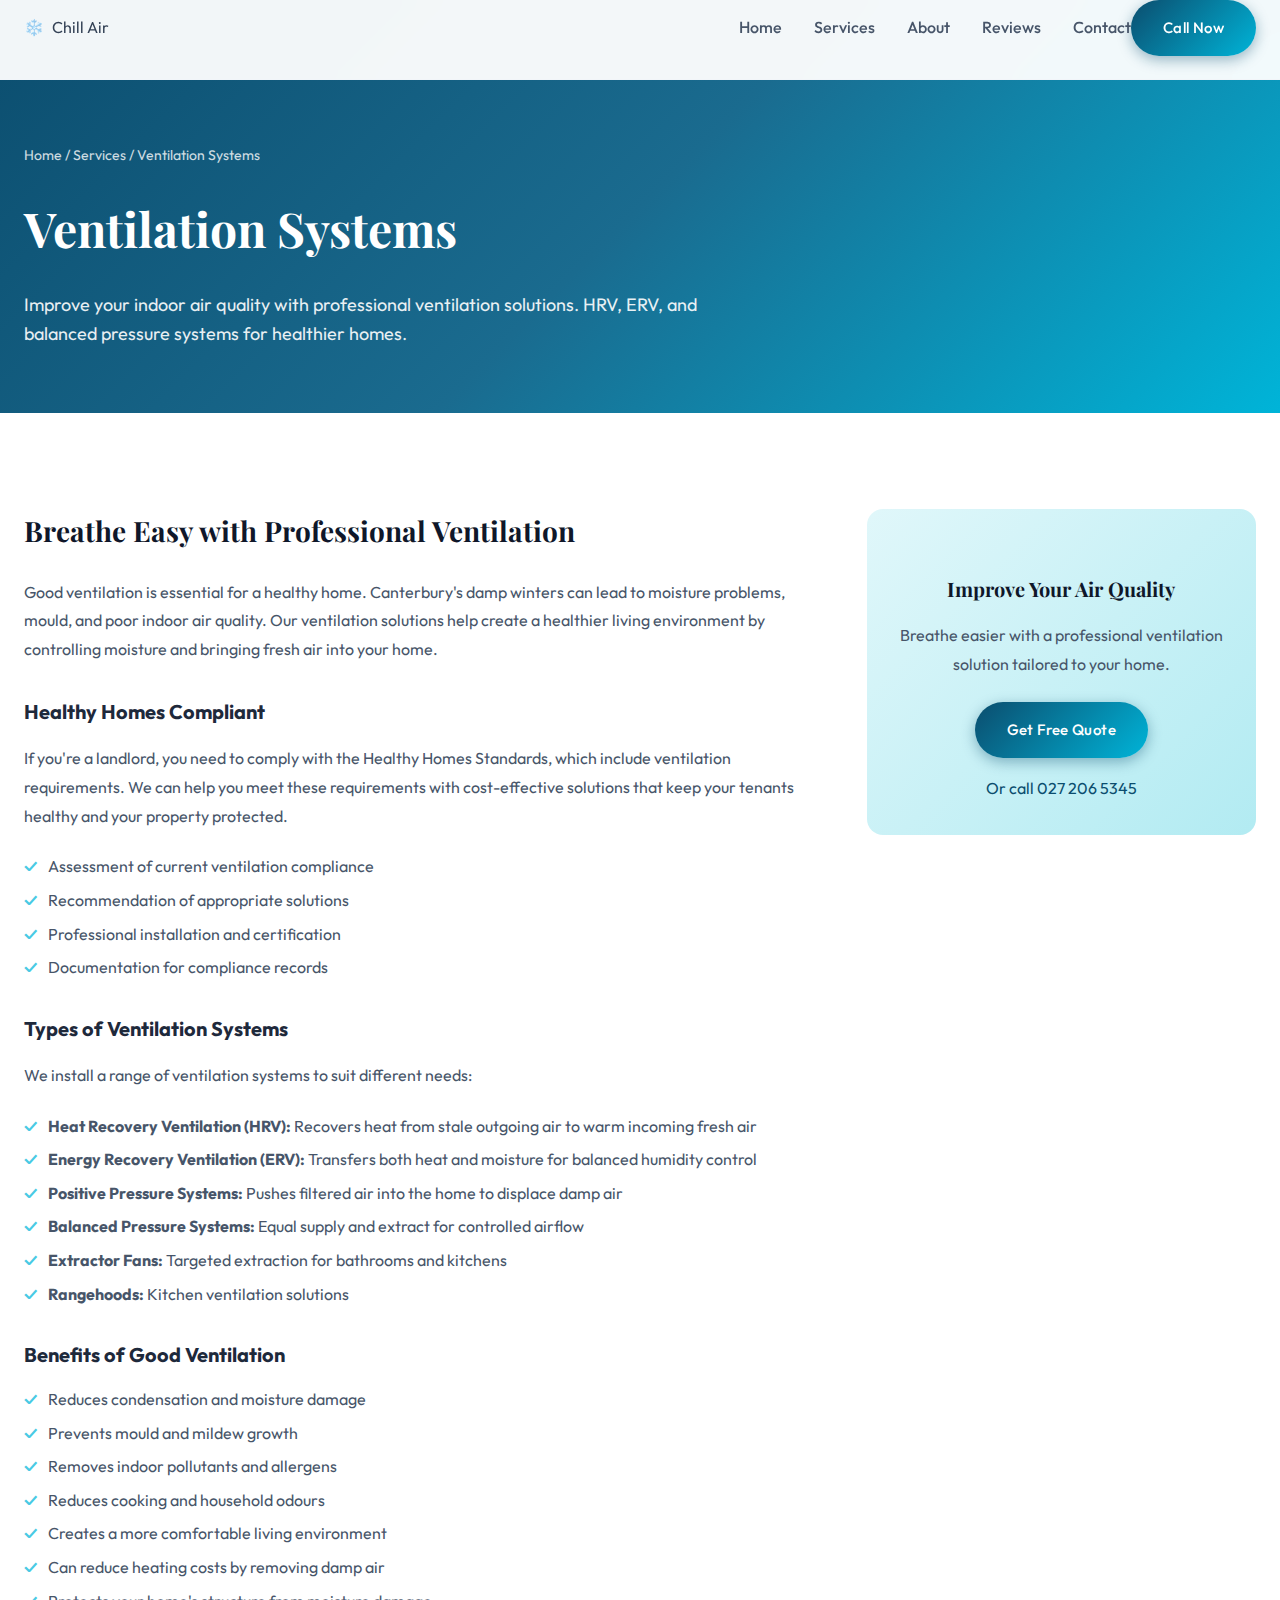
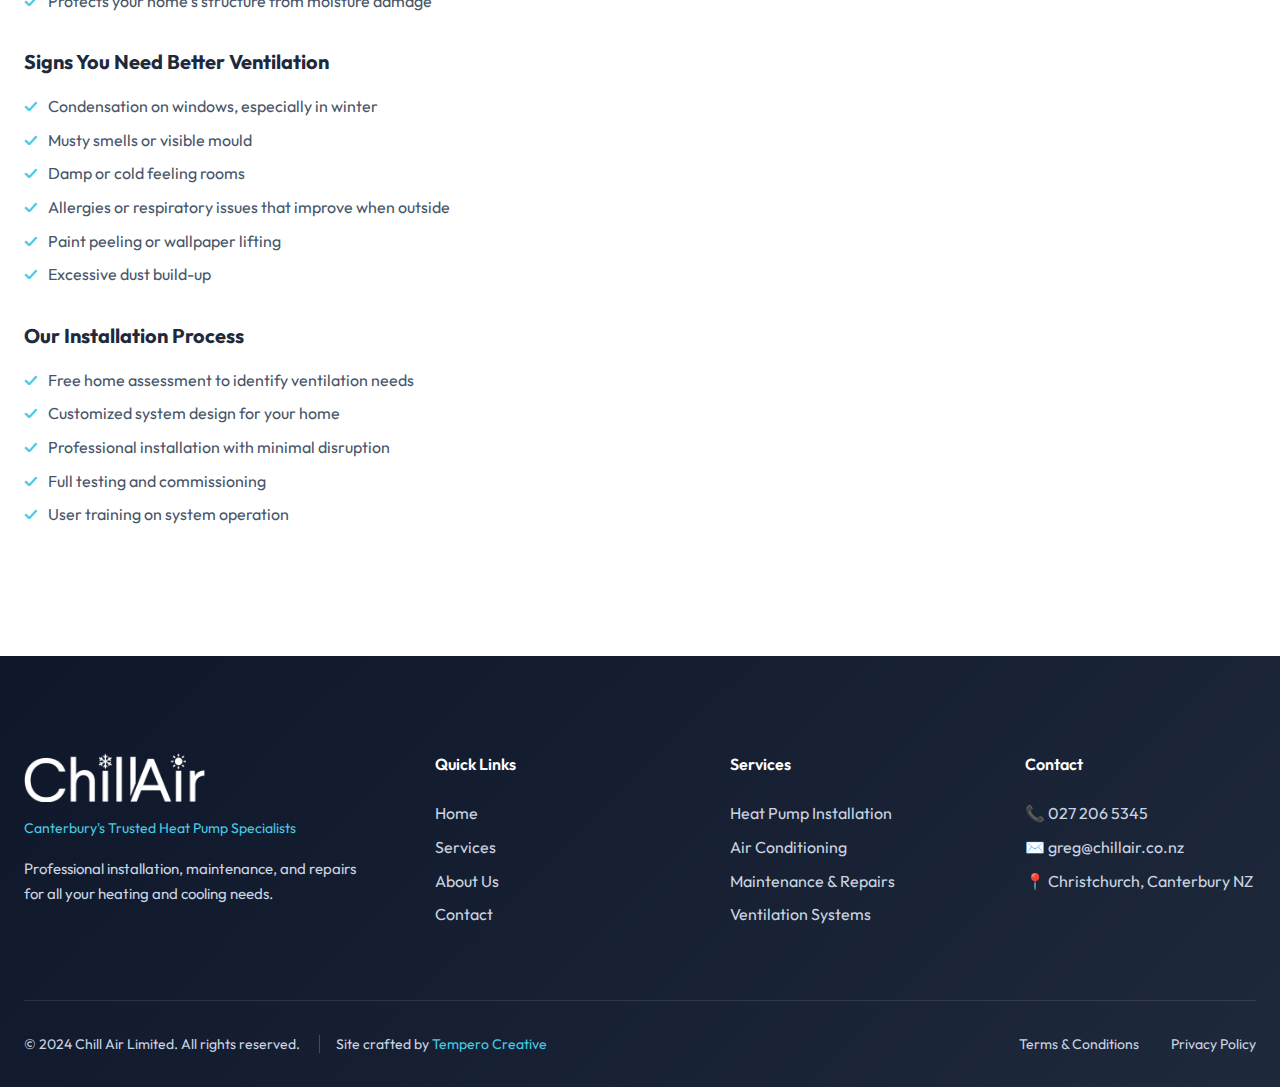
<file: ventilation.html>
<!DOCTYPE html>
<html lang="en-NZ">
<head>
    <meta charset="UTF-8">
    <meta name="viewport" content="width=device-width, initial-scale=1.0">
    <meta name="theme-color" content="#0B4D6E">
    <title>Ventilation Systems | Chill Air Canterbury</title>
    <meta name="description" content="Professional ventilation system installation across Canterbury. HRV, ERV, and balanced pressure systems. Healthy Homes compliant solutions for improved air quality.">
    <link rel="canonical" href="https://chillair.co.nz/services/ventilation.html">
    <link rel="preconnect" href="https://fonts.googleapis.com">
    <link rel="preconnect" href="https://fonts.gstatic.com" crossorigin>
    <link href="https://fonts.googleapis.com/css2?family=Outfit:wght@300;400;500;600;700&family=Playfair+Display:wght@600;700&display=swap" rel="stylesheet">
    <link rel="stylesheet" href="../css/styles.css">
    <style>
        .service-hero { background: linear-gradient(135deg, #0B4D6E 0%, #1A6B8F 50%, #00B4D8 100%); padding: calc(var(--header-height) + var(--space-3xl)) 0 var(--space-3xl); color: var(--color-white); }
        .service-hero__breadcrumb { font-size: 0.875rem; opacity: 0.8; margin-bottom: var(--space-lg); }
        .service-hero__breadcrumb a { color: inherit; }
        .service-hero__breadcrumb a:hover { color: var(--color-accent); }
        .service-hero__title { font-family: var(--font-display); font-size: clamp(2rem, 5vw, 3rem); margin-bottom: var(--space-lg); }
        .service-hero__description { font-size: 1.125rem; opacity: 0.9; max-width: 700px; }
        .service-content { padding: var(--space-4xl) 0; }
        .service-content__grid { display: grid; grid-template-columns: 2fr 1fr; gap: var(--space-3xl); }
        .service-content h2 { font-family: var(--font-display); font-size: 1.75rem; color: var(--color-gray-900); margin-bottom: var(--space-lg); }
        .service-content h3 { font-size: 1.25rem; color: var(--color-gray-800); margin: var(--space-xl) 0 var(--space-md); }
        .service-content p { color: var(--color-gray-600); line-height: 1.8; margin-bottom: var(--space-lg); }
        .service-content ul { margin-bottom: var(--space-xl); }
        .service-content li { color: var(--color-gray-600); padding-left: var(--space-lg); position: relative; margin-bottom: var(--space-sm); }
        .service-content li::before { content: "✓"; position: absolute; left: 0; color: var(--color-accent); font-weight: bold; }
        .service-sidebar { position: sticky; top: calc(var(--header-height) + var(--space-xl)); }
        .service-cta-card { background: var(--gradient-light); border-radius: var(--radius-xl); padding: var(--space-xl); text-align: center; margin-bottom: var(--space-xl); }
        .service-cta-card h3 { font-family: var(--font-display); color: var(--color-gray-900); margin-bottom: var(--space-md); }
        .service-cta-card p { color: var(--color-gray-600); margin-bottom: var(--space-lg); }
        @media (max-width: 900px) { .service-content__grid { grid-template-columns: 1fr; } .service-sidebar { position: static; } }
    </style>
</head>
<body>
    <header class="header" id="header">
        <div class="container">
            <nav class="nav">
                <a href="../index.html" class="nav__logo"><span class="nav__logo-icon">❄️</span><span>Chill Air</span></a>
                <div class="nav__menu" id="nav-menu">
                    <ul class="nav__list">
                        <li><a href="../index.html" class="nav__link">Home</a></li>
                        <li><a href="../index.html#services" class="nav__link">Services</a></li>
                        <li><a href="../index.html#about" class="nav__link">About</a></li>
                        <li><a href="../index.html#reviews" class="nav__link">Reviews</a></li>
                        <li><a href="../index.html#contact" class="nav__link">Contact</a></li>
                    </ul>
                    <a href="tel:+64272065345" class="nav__cta btn btn--primary">Call Now</a>
                    <button class="nav__close" id="nav-close">×</button>
                </div>
                <button class="nav__toggle" id="nav-toggle"><span></span><span></span><span></span></button>
            </nav>
        </div>
    </header>

    <main>
        <section class="service-hero">
            <div class="container">
                <div class="service-hero__breadcrumb">
                    <a href="../index.html">Home</a> / <a href="../index.html#services">Services</a> / Ventilation Systems
                </div>
                <h1 class="service-hero__title">Ventilation Systems</h1>
                <p class="service-hero__description">Improve your indoor air quality with professional ventilation solutions. HRV, ERV, and balanced pressure systems for healthier homes.</p>
            </div>
        </section>

        <section class="service-content">
            <div class="container">
                <div class="service-content__grid">
                    <div class="service-main">
                        <h2>Breathe Easy with Professional Ventilation</h2>
                        <p>Good ventilation is essential for a healthy home. Canterbury's damp winters can lead to moisture problems, mould, and poor indoor air quality. Our ventilation solutions help create a healthier living environment by controlling moisture and bringing fresh air into your home.</p>
                        
                        <h3>Healthy Homes Compliant</h3>
                        <p>If you're a landlord, you need to comply with the Healthy Homes Standards, which include ventilation requirements. We can help you meet these requirements with cost-effective solutions that keep your tenants healthy and your property protected.</p>
                        <ul>
                            <li>Assessment of current ventilation compliance</li>
                            <li>Recommendation of appropriate solutions</li>
                            <li>Professional installation and certification</li>
                            <li>Documentation for compliance records</li>
                        </ul>

                        <h3>Types of Ventilation Systems</h3>
                        <p>We install a range of ventilation systems to suit different needs:</p>
                        <ul>
                            <li><strong>Heat Recovery Ventilation (HRV):</strong> Recovers heat from stale outgoing air to warm incoming fresh air</li>
                            <li><strong>Energy Recovery Ventilation (ERV):</strong> Transfers both heat and moisture for balanced humidity control</li>
                            <li><strong>Positive Pressure Systems:</strong> Pushes filtered air into the home to displace damp air</li>
                            <li><strong>Balanced Pressure Systems:</strong> Equal supply and extract for controlled airflow</li>
                            <li><strong>Extractor Fans:</strong> Targeted extraction for bathrooms and kitchens</li>
                            <li><strong>Rangehoods:</strong> Kitchen ventilation solutions</li>
                        </ul>

                        <h3>Benefits of Good Ventilation</h3>
                        <ul>
                            <li>Reduces condensation and moisture damage</li>
                            <li>Prevents mould and mildew growth</li>
                            <li>Removes indoor pollutants and allergens</li>
                            <li>Reduces cooking and household odours</li>
                            <li>Creates a more comfortable living environment</li>
                            <li>Can reduce heating costs by removing damp air</li>
                            <li>Protects your home's structure from moisture damage</li>
                        </ul>

                        <h3>Signs You Need Better Ventilation</h3>
                        <ul>
                            <li>Condensation on windows, especially in winter</li>
                            <li>Musty smells or visible mould</li>
                            <li>Damp or cold feeling rooms</li>
                            <li>Allergies or respiratory issues that improve when outside</li>
                            <li>Paint peeling or wallpaper lifting</li>
                            <li>Excessive dust build-up</li>
                        </ul>

                        <h3>Our Installation Process</h3>
                        <ul>
                            <li>Free home assessment to identify ventilation needs</li>
                            <li>Customized system design for your home</li>
                            <li>Professional installation with minimal disruption</li>
                            <li>Full testing and commissioning</li>
                            <li>User training on system operation</li>
                        </ul>
                    </div>

                    <aside class="service-sidebar">
                        <div class="service-cta-card">
                            <h3>Improve Your Air Quality</h3>
                            <p>Breathe easier with a professional ventilation solution tailored to your home.</p>
                            <a href="../index.html#contact" class="btn btn--primary">Get Free Quote</a>
                            <p style="margin-top: var(--space-md); margin-bottom: 0;"><a href="tel:+64272065345" style="color: var(--color-primary);">Or call 027 206 5345</a></p>
                        </div>
                    </aside>
                </div>
            </div>
        </section>
    </main>

    <footer class="footer">
        <div class="container">
            <div class="footer__grid">
                <div class="footer__brand">
                    <a href="../index.html" class="footer__logo"><img src="../images/logowhite.png" alt="Chill Air" class="footer__logo-img"></a>
                    <p class="footer__tagline">Canterbury's Trusted Heat Pump Specialists</p>
                    <p class="footer__description">Professional installation, maintenance, and repairs for all your heating and cooling needs.</p>
                </div>
                <div class="footer__links"><h4>Quick Links</h4><ul><li><a href="../index.html">Home</a></li><li><a href="../index.html#services">Services</a></li><li><a href="../index.html#about">About Us</a></li><li><a href="../index.html#contact">Contact</a></li></ul></div>
                <div class="footer__links"><h4>Services</h4><ul><li><a href="heat-pump-installation.html">Heat Pump Installation</a></li><li><a href="air-conditioning.html">Air Conditioning</a></li><li><a href="maintenance-repairs.html">Maintenance & Repairs</a></li><li><a href="ventilation.html">Ventilation Systems</a></li></ul></div>
                <div class="footer__contact"><h4>Contact</h4><p>📞 <a href="tel:+64272065345">027 206 5345</a></p><p>✉️ <a href="mailto:greg@chillair.co.nz">greg@chillair.co.nz</a></p><p>📍 Christchurch, Canterbury NZ</p></div>
            </div>
            <div class="footer__bottom">
                <p>&copy; 2024 Chill Air Limited. All rights reserved. <span class="footer__credit">Site crafted by <a href="https://tempero.nz" target="_blank" rel="noopener">Tempero Creative</a></span></p>
                <div class="footer__legal"><a href="../terms.html">Terms & Conditions</a><a href="../privacy.html">Privacy Policy</a></div>
            </div>
        </div>
    </footer>
    <script src="../js/app.js"></script>
</body>
</html>
</file>
<file: css/styles.css>
/* ===== CSS Variables ===== */
:root {
    /* Colors */
    --color-primary: #0B4D6E;
    --color-primary-light: #1A6B8F;
    --color-primary-dark: #063A54;
    --color-secondary: #00B4D8;
    --color-accent: #48CAE4;
    --color-gold: #D4A853;
    --color-success: #10B981;
    --color-warning: #F59E0B;
    --color-danger: #EF4444;
    
    /* Neutrals */
    --color-white: #FFFFFF;
    --color-gray-50: #F8FAFC;
    --color-gray-100: #F1F5F9;
    --color-gray-200: #E2E8F0;
    --color-gray-300: #CBD5E1;
    --color-gray-400: #94A3B8;
    --color-gray-500: #64748B;
    --color-gray-600: #475569;
    --color-gray-700: #334155;
    --color-gray-800: #1E293B;
    --color-gray-900: #0F172A;
    --color-black: #020617;
    
    /* Gradients */
    --gradient-primary: linear-gradient(135deg, var(--color-primary) 0%, var(--color-secondary) 100%);
    --gradient-light: linear-gradient(135deg, #E0F7FA 0%, #B2EBF2 100%);
    --gradient-dark: linear-gradient(135deg, #0F172A 0%, #1E293B 100%);
    
    /* Typography */
    --font-display: 'Playfair Display', serif;
    --font-body: 'Outfit', sans-serif;
    
    /* Spacing */
    --space-xs: 0.25rem;
    --space-sm: 0.5rem;
    --space-md: 1rem;
    --space-lg: 1.5rem;
    --space-xl: 2rem;
    --space-2xl: 3rem;
    --space-3xl: 4rem;
    --space-4xl: 6rem;
    
    /* Border Radius */
    --radius-sm: 0.375rem;
    --radius-md: 0.5rem;
    --radius-lg: 0.75rem;
    --radius-xl: 1rem;
    --radius-2xl: 1.5rem;
    --radius-full: 9999px;
    
    /* Shadows */
    --shadow-sm: 0 1px 2px 0 rgb(0 0 0 / 0.05);
    --shadow-md: 0 4px 6px -1px rgb(0 0 0 / 0.1), 0 2px 4px -2px rgb(0 0 0 / 0.1);
    --shadow-lg: 0 10px 15px -3px rgb(0 0 0 / 0.1), 0 4px 6px -4px rgb(0 0 0 / 0.1);
    --shadow-xl: 0 20px 25px -5px rgb(0 0 0 / 0.1), 0 8px 10px -6px rgb(0 0 0 / 0.1);
    --shadow-2xl: 0 25px 50px -12px rgb(0 0 0 / 0.25);
    
    /* Transitions */
    --transition-fast: 150ms ease;
    --transition-base: 250ms ease;
    --transition-slow: 350ms ease;
    
    /* Header */
    --header-height: 80px;
}

/* ===== Reset & Base ===== */
*, *::before, *::after {
    margin: 0;
    padding: 0;
    box-sizing: border-box;
}

html {
    scroll-behavior: smooth;
    scroll-padding-top: var(--header-height);
}

body {
    font-family: var(--font-body);
    font-size: 16px;
    line-height: 1.6;
    color: var(--color-gray-700);
    background-color: var(--color-white);
    -webkit-font-smoothing: antialiased;
    -moz-osx-font-smoothing: grayscale;
}

img {
    max-width: 100%;
    height: auto;
    display: block;
}

a {
    color: inherit;
    text-decoration: none;
    transition: color var(--transition-fast);
}

ul {
    list-style: none;
}

button {
    font-family: inherit;
    cursor: pointer;
    border: none;
    background: none;
}

/* ===== Utility Classes ===== */
.container {
    width: 100%;
    max-width: 1280px;
    margin: 0 auto;
    padding: 0 var(--space-lg);
}

.text-gradient {
    background: var(--gradient-primary);
    -webkit-background-clip: text;
    -webkit-text-fill-color: transparent;
    background-clip: text;
}

.btn {
    display: inline-flex;
    align-items: center;
    justify-content: center;
    gap: var(--space-sm);
    padding: var(--space-md) var(--space-xl);
    font-size: 0.9375rem;
    font-weight: 500;
    letter-spacing: 0.025em;
    border-radius: var(--radius-full);
    transition: all var(--transition-base);
}

.btn--primary {
    background: var(--gradient-primary);
    color: var(--color-white);
    box-shadow: 0 4px 14px 0 rgb(11 77 110 / 0.4);
}

.btn--primary:hover {
    transform: translateY(-2px);
    box-shadow: 0 6px 20px 0 rgb(11 77 110 / 0.5);
}

.btn--outline {
    border: 2px solid var(--color-white);
    color: var(--color-white);
    background: transparent;
}

.btn--outline:hover {
    background: var(--color-white);
    color: var(--color-primary);
}

.btn--full {
    width: 100%;
}

/* ===== Section Styles ===== */
.section-badge {
    display: inline-block;
    padding: var(--space-xs) var(--space-md);
    background: var(--gradient-light);
    color: var(--color-primary);
    font-size: 0.875rem;
    font-weight: 500;
    letter-spacing: 0.05em;
    text-transform: uppercase;
    border-radius: var(--radius-full);
    margin-bottom: var(--space-md);
}

.section-header {
    text-align: center;
    max-width: 700px;
    margin: 0 auto var(--space-3xl);
}

.section-title {
    font-family: var(--font-display);
    font-size: clamp(2rem, 5vw, 3rem);
    font-weight: 700;
    color: var(--color-gray-900);
    line-height: 1.2;
    margin-bottom: var(--space-md);
}

.section-description {
    font-size: 1.125rem;
    color: var(--color-gray-500);
}

/* ===== Header & Navigation ===== */
.header {
    position: fixed;
    top: 0;
    left: 0;
    right: 0;
    height: var(--header-height);
    background: rgba(255, 255, 255, 0.95);
    backdrop-filter: blur(10px);
    border-bottom: 1px solid var(--color-gray-100);
    z-index: 1000;
    transition: all var(--transition-base);
}

.header.scrolled {
    box-shadow: var(--shadow-md);
}

.nav {
    display: flex;
    align-items: center;
    justify-content: space-between;
    height: 100%;
}

.nav__logo {
    display: flex;
    align-items: center;
    gap: var(--space-sm);
}

.nav__logo-img {
    height: 50px;
    width: auto;
}

.nav__logo-text {
    font-family: var(--font-display);
    font-size: 1.5rem;
    font-weight: 700;
    color: var(--color-primary);
    align-items: center;
    gap: var(--space-sm);
}

.nav__menu {
    display: flex;
    align-items: center;
}

.nav__list {
    display: flex;
    align-items: center;
    gap: var(--space-xl);
}

.nav__link {
    font-weight: 500;
    color: var(--color-gray-600);
    position: relative;
    padding: var(--space-sm) 0;
}

.nav__link::after {
    content: '';
    position: absolute;
    bottom: 0;
    left: 0;
    width: 0;
    height: 2px;
    background: var(--gradient-primary);
    transition: width var(--transition-base);
}

.nav__link:hover,
.nav__link.active {
    color: var(--color-primary);
}

.nav__link:hover::after,
.nav__link.active::after {
    width: 100%;
}

.nav__link--portal {
    background: var(--gradient-primary);
    color: var(--color-white) !important;
    padding: var(--space-sm) var(--space-lg);
    border-radius: var(--radius-full);
}

.nav__link--portal::after {
    display: none;
}

.nav__link--portal:hover {
    transform: translateY(-2px);
}

.nav__actions {
    display: flex;
    align-items: center;
    gap: var(--space-lg);
}

.nav__phone {
    display: flex;
    align-items: center;
    gap: var(--space-sm);
    font-weight: 600;
    color: var(--color-primary);
}

.nav__toggle {
    display: none;
    flex-direction: column;
    gap: 5px;
    padding: var(--space-sm);
    background: none;
    border: none;
    cursor: pointer;
    z-index: 1002;
}

.nav__toggle span {
    width: 25px;
    height: 2px;
    background: var(--color-gray-700);
    transition: var(--transition-base);
}

.nav__close {
    display: none;
    position: absolute;
    top: var(--space-lg);
    right: var(--space-lg);
    font-size: 1.5rem;
    color: var(--color-gray-700);
    background: none;
    border: none;
    cursor: pointer;
    padding: var(--space-sm);
}

/* Mobile Navigation */
@media (max-width: 1024px) {
    .nav__menu {
        position: fixed;
        top: 0;
        right: -100%;
        width: 80%;
        max-width: 400px;
        height: 100vh;
        background: var(--color-white);
        flex-direction: column;
        padding: var(--space-4xl) var(--space-xl);
        box-shadow: var(--shadow-2xl);
        transition: right var(--transition-slow);
        z-index: 1001;
    }
    
    .nav__menu.active {
        right: 0;
    }
    
    .nav__list {
        flex-direction: column;
        gap: var(--space-lg);
        width: 100%;
    }
    
    .nav__link {
        font-size: 1.125rem;
    }
    
    .nav__toggle {
        display: flex;
    }
    
    .nav__close {
        display: block;
    }
    
    .nav__phone-text {
        display: none;
    }
}

/* ===== Hero Section ===== */
.hero {
    position: relative;
    min-height: 100vh;
    display: flex;
    align-items: center;
    padding-top: var(--header-height);
    overflow: hidden;
}

.hero--gradient {
    background: 
        radial-gradient(ellipse at 20% 80%, rgba(72, 202, 228, 0.4) 0%, transparent 50%),
        radial-gradient(ellipse at 80% 20%, rgba(0, 180, 216, 0.5) 0%, transparent 50%),
        radial-gradient(ellipse at 40% 40%, rgba(26, 107, 143, 0.6) 0%, transparent 60%),
        radial-gradient(ellipse at 60% 60%, rgba(11, 77, 110, 0.7) 0%, transparent 70%),
        linear-gradient(135deg, #0B4D6E 0%, #063A54 100%);
    background-size: 200% 200%, 200% 200%, 150% 150%, 180% 180%, 100% 100%;
    animation: gradientSwirl 20s ease-in-out infinite;
}

@keyframes gradientSwirl {
    0% { 
        background-position: 0% 100%, 100% 0%, 0% 0%, 100% 100%, 0% 0%; 
    }
    25% { 
        background-position: 50% 0%, 0% 100%, 100% 50%, 0% 0%, 0% 0%; 
    }
    50% { 
        background-position: 100% 50%, 50% 50%, 50% 100%, 50% 50%, 0% 0%; 
    }
    75% { 
        background-position: 0% 0%, 100% 100%, 0% 50%, 100% 0%, 0% 0%; 
    }
    100% { 
        background-position: 0% 100%, 100% 0%, 0% 0%, 100% 100%, 0% 0%; 
    }
}

.hero__bg {
    position: absolute;
    inset: 0;
    z-index: -1;
}

.hero__bg-img {
    width: 100%;
    height: 100%;
    object-fit: cover;
}

.hero__overlay {
    position: absolute;
    inset: 0;
    background: linear-gradient(135deg, rgba(11, 77, 110, 0.9) 0%, rgba(0, 180, 216, 0.7) 100%);
}

.hero__content {
    position: relative;
    z-index: 1;
    max-width: 800px;
    padding: var(--space-3xl) 0;
}

.hero__badge {
    display: inline-block;
    padding: var(--space-sm) var(--space-lg);
    background: rgba(255, 255, 255, 0.15);
    backdrop-filter: blur(10px);
    color: var(--color-white);
    font-size: 0.875rem;
    font-weight: 500;
    letter-spacing: 0.1em;
    text-transform: uppercase;
    border-radius: var(--radius-full);
    border: 1px solid rgba(255, 255, 255, 0.2);
    margin-bottom: var(--space-lg);
    animation: fadeInDown 0.8s ease;
}

.hero__title {
    font-family: var(--font-display);
    font-size: clamp(2.5rem, 6vw, 4rem);
    font-weight: 700;
    color: var(--color-white);
    line-height: 1.1;
    margin-bottom: var(--space-lg);
    animation: fadeInUp 0.8s ease 0.2s both;
}

.hero__title .text-gradient {
    background: linear-gradient(135deg, #48CAE4 0%, #90E0EF 100%);
    -webkit-background-clip: text;
    -webkit-text-fill-color: transparent;
    background-clip: text;
}

.hero__description {
    font-size: 1.25rem;
    color: rgba(255, 255, 255, 0.9);
    margin-bottom: var(--space-xl);
    animation: fadeInUp 0.8s ease 0.4s both;
}

.hero__cta {
    display: flex;
    flex-wrap: wrap;
    gap: var(--space-md);
    margin-bottom: var(--space-3xl);
    animation: fadeInUp 0.8s ease 0.6s both;
}

.hero__stats {
    display: flex;
    gap: var(--space-3xl);
    padding-top: var(--space-xl);
    border-top: 1px solid rgba(255, 255, 255, 0.2);
    animation: fadeInUp 0.8s ease 0.8s both;
}

.hero__stat {
    text-align: center;
}

.hero__stat-number {
    display: block;
    font-family: var(--font-display);
    font-size: 2.5rem;
    font-weight: 700;
    color: var(--color-white);
}

.hero__stat-label {
    font-size: 0.875rem;
    color: rgba(255, 255, 255, 0.8);
    text-transform: uppercase;
    letter-spacing: 0.05em;
}

/* ===== Brands Section ===== */
.brands {
    padding: var(--space-2xl) 0;
    background: var(--color-gray-50);
    border-bottom: 1px solid var(--color-gray-100);
}

.brands__title {
    text-align: center;
    font-size: 0.875rem;
    color: var(--color-gray-500);
    text-transform: uppercase;
    letter-spacing: 0.1em;
    margin-bottom: var(--space-lg);
}

.brands__logos {
    display: flex;
    align-items: center;
    justify-content: center;
    gap: var(--space-3xl);
    flex-wrap: wrap;
}

.brands__logo {
    height: 30px;
    width: auto;
    filter: grayscale(100%);
    opacity: 0.6;
    transition: all var(--transition-base);
}

.brands__logo:hover {
    filter: grayscale(0%);
    opacity: 1;
}

/* ===== Services Section ===== */
.services {
    padding: var(--space-4xl) 0;
}

.services__grid {
    display: grid;
    grid-template-columns: repeat(3, 1fr);
    gap: var(--space-xl);
}

@media (max-width: 1100px) {
    .services__grid {
        grid-template-columns: repeat(2, 1fr);
    }
}

@media (max-width: 700px) {
    .services__grid {
        grid-template-columns: repeat(2, 1fr);
        gap: var(--space-md);
    }
    
    /* Compact service cards on mobile */
    .service-card {
        padding: var(--space-md);
        text-align: center;
    }
    
    .service-card__icon {
        width: 50px;
        height: 50px;
        margin: 0 auto var(--space-sm);
    }
    
    .service-card__icon svg {
        width: 24px;
        height: 24px;
    }
    
    .service-card__title {
        font-size: 1rem;
        margin-bottom: var(--space-sm);
    }
    
    .service-card__description {
        display: none;
    }
    
    .service-card__features {
        display: none;
    }
    
    .service-card__link {
        font-size: 0.875rem;
    }
}

@media (max-width: 480px) {
    .services__grid {
        grid-template-columns: repeat(2, 1fr);
        gap: var(--space-sm);
    }
    
    .service-card {
        padding: var(--space-sm);
    }
    
    .service-card__icon {
        width: 40px;
        height: 40px;
    }
    
    .service-card__icon svg {
        width: 20px;
        height: 20px;
    }
    
    .service-card__title {
        font-size: 0.875rem;
    }
}

.service-card {
    background: var(--color-white);
    border-radius: var(--radius-xl);
    padding: var(--space-xl);
    border: 1px solid var(--color-gray-100);
    transition: all var(--transition-base);
    position: relative;
    overflow: hidden;
}

.service-card::before {
    content: '';
    position: absolute;
    top: 0;
    left: 0;
    right: 0;
    height: 4px;
    background: var(--gradient-primary);
    transform: scaleX(0);
    transition: transform var(--transition-base);
}

.service-card:hover {
    transform: translateY(-5px);
    box-shadow: var(--shadow-xl);
}

.service-card:hover::before {
    transform: scaleX(1);
}

.service-card__icon {
    width: 60px;
    height: 60px;
    display: flex;
    align-items: center;
    justify-content: center;
    background: var(--gradient-light);
    border-radius: var(--radius-lg);
    margin-bottom: var(--space-lg);
}

.service-card__icon svg {
    width: 30px;
    height: 30px;
    color: var(--color-primary);
}

.service-card__title {
    font-family: var(--font-display);
    font-size: 1.375rem;
    font-weight: 600;
    color: var(--color-gray-900);
    margin-bottom: var(--space-md);
}

.service-card__description {
    color: var(--color-gray-500);
    margin-bottom: var(--space-lg);
    line-height: 1.7;
}

.service-card__features {
    margin-bottom: var(--space-lg);
}

.service-card__features li {
    display: flex;
    align-items: center;
    gap: var(--space-sm);
    padding: var(--space-xs) 0;
    font-size: 0.9375rem;
    color: var(--color-gray-600);
}

.service-card__features li::before {
    content: '✓';
    color: var(--color-success);
    font-weight: bold;
}

.service-card__link {
    display: inline-flex;
    align-items: center;
    gap: var(--space-sm);
    font-weight: 500;
    color: var(--color-primary);
}

.service-card__link:hover {
    gap: var(--space-md);
}

/* ===== About Section ===== */
.about {
    padding: var(--space-4xl) 0;
    background: var(--color-gray-50);
}

.about__grid {
    display: grid;
    grid-template-columns: 1fr 1.2fr;
    gap: var(--space-4xl);
    align-items: center;
}

.about__image {
    position: relative;
}

.about__img {
    border-radius: var(--radius-2xl);
    box-shadow: var(--shadow-xl);
}

.about__badge {
    position: absolute;
    bottom: -20px;
    right: -20px;
    background: var(--gradient-primary);
    color: var(--color-white);
    padding: var(--space-lg);
    border-radius: var(--radius-xl);
    text-align: center;
    box-shadow: var(--shadow-lg);
}

.about__badge-number {
    display: block;
    font-family: var(--font-display);
    font-size: 2rem;
    font-weight: 700;
}

.about__badge-text {
    font-size: 0.75rem;
    text-transform: uppercase;
    letter-spacing: 0.1em;
}

.about__content {
    padding: var(--space-xl) 0;
}

.about__text {
    font-size: 1.125rem;
    color: var(--color-gray-600);
    margin-bottom: var(--space-lg);
    line-height: 1.8;
}

.about__features {
    display: grid;
    grid-template-columns: repeat(2, 1fr);
    gap: var(--space-md);
    margin: var(--space-xl) 0;
}

.about__feature {
    display: flex;
    align-items: center;
    gap: var(--space-sm);
    font-weight: 500;
    color: var(--color-gray-700);
}

.about__feature-icon {
    width: 24px;
    height: 24px;
    display: flex;
    align-items: center;
    justify-content: center;
    background: var(--color-success);
    color: var(--color-white);
    border-radius: var(--radius-full);
    font-size: 0.75rem;
}

.about__quote {
    background: var(--color-white);
    padding: var(--space-xl);
    border-radius: var(--radius-lg);
    border-left: 4px solid var(--color-primary);
    font-style: italic;
    color: var(--color-gray-600);
    margin-top: var(--space-xl);
}

.about__quote cite {
    display: block;
    margin-top: var(--space-md);
    font-style: normal;
    font-weight: 600;
    color: var(--color-primary);
}

/* ===== Reviews Section ===== */
.reviews {
    padding: var(--space-4xl) 0;
    background: linear-gradient(180deg, #0F2D3D 0%, #0B4D6E 50%, #1A6B8F 100%);
}

.reviews .section-badge {
    background: rgba(255, 255, 255, 0.15);
    color: var(--color-accent);
}

.reviews .section-title {
    color: var(--color-white);
}

.reviews .section-title .text-gradient {
    background: none;
    -webkit-background-clip: unset;
    -webkit-text-fill-color: var(--color-white);
    background-clip: unset;
}

.reviews__rating {
    display: flex;
    align-items: center;
    justify-content: center;
    gap: var(--space-md);
    margin-top: var(--space-md);
}

.reviews__stars {
    color: #FFD700;
    font-size: 1.5rem;
}

.reviews__score {
    color: rgba(255, 255, 255, 0.8);
}

.reviews__slider {
    position: relative;
    overflow: hidden;
    padding: var(--space-xl) 0;
}

.reviews__track {
    display: flex;
    gap: var(--space-xl);
    transition: transform var(--transition-slow);
}

.review-card {
    flex: 0 0 calc(33.333% - var(--space-lg));
    background: rgba(255, 255, 255, 0.1);
    backdrop-filter: blur(10px);
    border: 1px solid rgba(255, 255, 255, 0.15);
    border-radius: var(--radius-xl);
    padding: var(--space-xl);
}

.review-card__stars {
    color: #FFD700;
    margin-bottom: var(--space-md);
}

.review-card__text {
    color: rgba(255, 255, 255, 0.9);
    font-size: 0.9375rem;
    line-height: 1.8;
    margin-bottom: var(--space-lg);
}

.review-card__author {
    display: flex;
    align-items: center;
    gap: var(--space-md);
}

.review-card__avatar {
    width: 48px;
    height: 48px;
    background: linear-gradient(135deg, #48CAE4 0%, #00B4D8 100%);
    color: var(--color-white);
    border-radius: var(--radius-full);
    display: flex;
    align-items: center;
    justify-content: center;
    font-weight: 600;
}

.review-card__name {
    display: block;
    color: var(--color-white);
    font-weight: 600;
}

.review-card__location {
    font-size: 0.875rem;
    color: rgba(255, 255, 255, 0.7);
}

.reviews__controls {
    display: flex;
    align-items: center;
    justify-content: center;
    gap: var(--space-lg);
    margin-top: var(--space-xl);
}

.reviews__btn {
    width: 48px;
    height: 48px;
    background: transparent;
    border: 2px solid rgba(255, 255, 255, 0.2);
    border-radius: var(--radius-full);
    color: var(--color-white);
    font-size: 1.25rem;
    cursor: pointer;
    transition: all var(--transition-base);
}

.reviews__btn:hover {
    background: var(--color-white);
    color: var(--color-primary);
}

.reviews__dots {
    display: flex;
    gap: var(--space-sm);
}

.reviews__dot {
    width: 10px;
    height: 10px;
    border-radius: var(--radius-full);
    background: rgba(255, 255, 255, 0.3);
    cursor: pointer;
    transition: all var(--transition-base);
}

.reviews__dot.active {
    background: var(--color-accent);
    width: 30px;
}

/* Reviews responsive */
@media (max-width: 1024px) {
    .review-card {
        flex: 0 0 calc(50% - var(--space-md));
    }
}

@media (max-width: 768px) {
    .review-card {
        flex: 0 0 calc(100% - var(--space-md));
    }
}

/* ===== Gallery Section ===== */
.gallery {
    padding: var(--space-2xl) 0 var(--space-lg);
    background: var(--color-white);
    overflow: hidden;
}

.gallery__slider {
    position: relative;
    max-width: 1100px;
    margin: 0 auto;
    overflow: hidden;
    padding: var(--space-md) 0;
}

/* Soft fading edges */
.gallery__slider::before,
.gallery__slider::after {
    content: '';
    position: absolute;
    top: 0;
    bottom: 0;
    width: 100px;
    z-index: 10;
    pointer-events: none;
}

.gallery__slider::before {
    left: 0;
    background: linear-gradient(to right, var(--color-white) 0%, transparent 100%);
}

.gallery__slider::after {
    right: 0;
    background: linear-gradient(to left, var(--color-white) 0%, transparent 100%);
}

.gallery__track {
    display: flex;
    gap: var(--space-md);
    animation: galleryScroll 60s linear infinite;
    width: max-content;
}

@keyframes galleryScroll {
    0% { transform: translateX(0); }
    100% { transform: translateX(calc(-50% - var(--space-sm))); }
}

.gallery__item {
    flex: 0 0 160px;
    height: 110px;
    border-radius: var(--radius-lg);
    overflow: hidden;
    cursor: pointer;
    transition: transform var(--transition-base);
}

.gallery__item:hover {
    transform: scale(1.05);
}

.gallery__item img {
    width: 100%;
    height: 100%;
    object-fit: cover;
    filter: grayscale(100%);
    transition: filter 0.4s ease;
}

.gallery__item:hover img {
    filter: grayscale(0%);
}

/* Gallery Lightbox */
.gallery__lightbox {
    position: fixed;
    inset: 0;
    background: rgba(0, 0, 0, 0.9);
    z-index: 10000;
    display: flex;
    align-items: center;
    justify-content: center;
    opacity: 0;
    visibility: hidden;
    transition: opacity 0.3s ease, visibility 0.3s ease;
}

.gallery__lightbox.active {
    opacity: 1;
    visibility: visible;
}

.gallery__lightbox-img {
    max-width: 70vw;
    max-height: 70vh;
    object-fit: contain;
    border-radius: var(--radius-lg);
    opacity: 0;
    transform: scale(0.9);
    transition: opacity 0.4s ease, transform 0.4s ease;
}

.gallery__lightbox.active .gallery__lightbox-img {
    opacity: 1;
    transform: scale(1);
}

.gallery__lightbox-close {
    position: absolute;
    top: var(--space-xl);
    right: var(--space-xl);
    width: 50px;
    height: 50px;
    background: rgba(255, 255, 255, 0.1);
    border: none;
    border-radius: var(--radius-full);
    color: var(--color-white);
    font-size: 2rem;
    cursor: pointer;
    transition: all var(--transition-base);
    display: flex;
    align-items: center;
    justify-content: center;
}

.gallery__lightbox-close:hover {
    background: rgba(255, 255, 255, 0.2);
}

@media (max-width: 768px) {
    .gallery__slider::before,
    .gallery__slider::after {
        width: 60px;
    }
    
    .gallery__item {
        flex: 0 0 140px;
        height: 90px;
    }
    
    .gallery__lightbox-img {
        max-width: 90vw;
        max-height: 60vh;
    }
}

@media (max-width: 480px) {
    .gallery__item {
        flex: 0 0 120px;
        height: 80px;
    }
}

/* ===== Service Areas Section ===== */
.areas {
    padding: var(--space-2xl) 0 var(--space-4xl);
    background: linear-gradient(135deg, #F8FAFC 0%, #E0F7FA 100%);
    overflow: hidden;
}

.areas__marquee {
    position: relative;
    width: 100%;
    overflow: hidden;
    margin: var(--space-lg) 0;
    padding: var(--space-md) 0;
}

.areas__marquee-track {
    display: flex;
    align-items: center;
    gap: 0;
    animation: marqueeScroll 80s linear infinite;
    width: max-content;
}

@keyframes marqueeScroll {
    0% { transform: translateX(0); }
    100% { transform: translateX(-50%); }
}

.areas__town {
    display: inline-flex;
    align-items: center;
    white-space: nowrap;
    font-weight: 500;
    font-size: 1.125rem;
    color: var(--color-gray-600);
    transition: color var(--transition-base);
}

.areas__town:hover {
    color: var(--color-primary);
}

.areas__dot {
    display: inline-block;
    width: 6px;
    height: 6px;
    background: var(--color-primary);
    border-radius: var(--radius-full);
    margin: 0 var(--space-lg);
    opacity: 0.5;
}

.areas__cta {
    text-align: center;
    margin-top: var(--space-xl);
}

.areas__cta-badge {
    display: inline-flex;
    align-items: center;
    gap: var(--space-md);
    background: var(--color-white);
    padding: var(--space-md) var(--space-xl);
    border-radius: var(--radius-full);
    box-shadow: var(--shadow-md);
    font-weight: 500;
    color: var(--color-gray-700);
    margin-bottom: var(--space-xl);
}

.areas__cta-icon {
    font-size: 1.5rem;
}

.areas__cta-buttons {
    display: flex;
    gap: var(--space-md);
    justify-content: center;
    flex-wrap: wrap;
}

.btn--secondary {
    background: var(--color-white);
    color: var(--color-primary);
    border: 2px solid var(--color-primary);
    padding: var(--space-md) var(--space-xl);
    font-size: 0.9375rem;
    font-weight: 500;
    border-radius: var(--radius-full);
    transition: all var(--transition-base);
}

.btn--secondary:hover {
    background: var(--color-primary);
    color: var(--color-white);
}

@media (max-width: 600px) {
    .areas__cta-buttons {
        flex-direction: column;
        align-items: center;
    }
    
    .areas__cta-buttons .btn {
        width: 100%;
        max-width: 300px;
    }
    
    .areas__town {
        padding: var(--space-sm) var(--space-md);
        font-size: 0.875rem;
    }
}

/* ===== Contact Section ===== */
.contact {
    padding: var(--space-4xl) 0;
}

.contact__grid {
    display: grid;
    grid-template-columns: 1fr 1.2fr;
    gap: var(--space-4xl);
    align-items: start;
}

.contact__description {
    font-size: 1.125rem;
    color: var(--color-gray-500);
    margin-bottom: var(--space-xl);
}

.contact__methods {
    display: grid;
    gap: var(--space-md);
    margin-bottom: var(--space-xl);
}

.contact__method {
    display: flex;
    align-items: center;
    gap: var(--space-lg);
    padding: var(--space-lg);
    background: var(--color-gray-50);
    border-radius: var(--radius-lg);
    transition: all var(--transition-base);
}

.contact__method:hover {
    background: var(--gradient-light);
}

.contact__method-icon {
    font-size: 1.5rem;
}

.contact__method-text strong {
    display: block;
    color: var(--color-gray-900);
}

.contact__social {
    display: flex;
    gap: var(--space-md);
}

.contact__social-link {
    width: 44px;
    height: 44px;
    display: flex;
    align-items: center;
    justify-content: center;
    background: var(--color-gray-100);
    border-radius: var(--radius-full);
    color: var(--color-gray-600);
    transition: all var(--transition-base);
}

.contact__social-link:hover {
    background: var(--gradient-primary);
    color: var(--color-white);
}

.contact__social-link svg {
    width: 20px;
    height: 20px;
}

.contact__form {
    background: var(--color-white);
    padding: var(--space-2xl);
    border-radius: var(--radius-xl);
    box-shadow: var(--shadow-xl);
}

.form__group {
    margin-bottom: var(--space-lg);
}

.form__row {
    display: grid;
    grid-template-columns: 1fr 1fr;
    gap: var(--space-lg);
}

.form__label {
    display: block;
    font-weight: 500;
    color: var(--color-gray-700);
    margin-bottom: var(--space-sm);
}

.form__input {
    width: 100%;
    padding: var(--space-md) var(--space-lg);
    border: 2px solid var(--color-gray-200);
    border-radius: var(--radius-lg);
    font-family: inherit;
    font-size: 1rem;
    color: var(--color-gray-900);
    transition: all var(--transition-base);
}

.form__input:focus {
    outline: none;
    border-color: var(--color-primary);
    box-shadow: 0 0 0 3px rgba(11, 77, 110, 0.1);
}

.form__textarea {
    resize: vertical;
    min-height: 120px;
}

.form__note {
    margin-top: var(--space-md);
    font-size: 0.875rem;
    color: var(--color-gray-500);
}

/* ===== Footer ===== */
.footer {
    background: var(--gradient-dark);
    padding: var(--space-4xl) 0 var(--space-xl);
    color: var(--color-gray-300);
}

.footer__grid {
    display: grid;
    grid-template-columns: 1.5fr repeat(3, 1fr);
    gap: var(--space-3xl);
    padding-bottom: var(--space-3xl);
    border-bottom: 1px solid rgba(255, 255, 255, 0.1);
}

.footer__logo {
    display: inline-block;
}

.footer__logo-img {
    height: 50px;
    width: auto;
}

.footer__tagline {
    color: var(--color-accent);
    font-size: 0.875rem;
    margin: var(--space-sm) 0 var(--space-md);
}

.footer__description {
    font-size: 0.9375rem;
    line-height: 1.7;
}

.footer__links h4,
.footer__contact h4 {
    color: var(--color-white);
    font-size: 1rem;
    font-weight: 600;
    margin-bottom: var(--space-lg);
}

.footer__links ul li {
    margin-bottom: var(--space-sm);
}

.footer__links ul li a:hover {
    color: var(--color-accent);
}

.footer__contact p {
    margin-bottom: var(--space-sm);
}

.footer__contact a:hover {
    color: var(--color-accent);
}

.footer__bottom {
    display: flex;
    justify-content: space-between;
    align-items: center;
    padding-top: var(--space-xl);
    font-size: 0.875rem;
    flex-wrap: wrap;
    gap: var(--space-md);
}

.footer__credit {
    margin-left: var(--space-md);
    padding-left: var(--space-md);
    border-left: 1px solid rgba(255, 255, 255, 0.2);
}

.footer__credit a {
    color: var(--color-accent);
    transition: color var(--transition-base);
}

.footer__credit a:hover {
    color: var(--color-white);
}

.footer__legal {
    display: flex;
    gap: var(--space-xl);
}

.footer__legal a:hover {
    color: var(--color-accent);
}

/* ===== Animations ===== */
@keyframes fadeInUp {
    from {
        opacity: 0;
        transform: translateY(30px);
    }
    to {
        opacity: 1;
        transform: translateY(0);
    }
}

@keyframes fadeInDown {
    from {
        opacity: 0;
        transform: translateY(-30px);
    }
    to {
        opacity: 1;
        transform: translateY(0);
    }
}

@keyframes bounce {
    0%, 20%, 50%, 80%, 100% {
        transform: translateX(-50%) translateY(0);
    }
    40% {
        transform: translateX(-50%) translateY(-10px);
    }
    60% {
        transform: translateX(-50%) translateY(-5px);
    }
}

/* ===== Responsive ===== */
@media (max-width: 1024px) {
    .about__grid,
    .contact__grid {
        grid-template-columns: 1fr;
        gap: var(--space-2xl);
    }
    
    .about__badge {
        right: 20px;
    }
    
    .review-card {
        flex: 0 0 calc(50% - var(--space-md));
    }
    
    .footer__grid {
        grid-template-columns: repeat(2, 1fr);
    }
    
    .container {
        padding: 0 var(--space-lg);
    }
}

@media (max-width: 768px) {
    :root {
        --space-4xl: 3rem;
        --space-3xl: 2rem;
    }
    
    .container {
        padding: 0 var(--space-md);
    }
    
    .hero__stats {
        flex-wrap: wrap;
        gap: var(--space-lg);
        justify-content: center;
    }
    
    .hero__stat {
        flex: 0 0 auto;
        min-width: 80px;
    }
    
    .hero__stat-number {
        font-size: 2rem;
    }
    
    .about__features {
        grid-template-columns: 1fr;
    }
    
    .form__row {
        grid-template-columns: 1fr;
    }
    
    .review-card {
        flex: 0 0 100%;
    }
    
    .footer__grid {
        grid-template-columns: 1fr;
        text-align: center;
    }
    
    .footer__bottom {
        flex-direction: column;
        gap: var(--space-md);
    }
    
    .section-header {
        margin-bottom: var(--space-2xl);
    }
    
    .brands__logos {
        gap: var(--space-xl);
    }
    
    .brands__logo {
        height: 24px;
    }
    
    .service-card {
        padding: var(--space-lg);
    }
    
    .contact__form {
        padding: var(--space-lg);
    }
    
    .reviews__slider {
        padding: var(--space-md) 0;
    }
}

@media (max-width: 480px) {
    :root {
        --space-4xl: 2.5rem;
        --space-3xl: 1.5rem;
    }
    
    .container {
        padding: 0 1rem;
    }
    
    .hero__title {
        font-size: 1.75rem;
    }
    
    .hero__description {
        font-size: 1rem;
    }
    
    .hero__badge {
        font-size: 0.75rem;
        padding: var(--space-xs) var(--space-md);
    }
    
    .section-title {
        font-size: 1.5rem;
    }
    
    .section-description {
        font-size: 1rem;
    }
    
    .btn {
        padding: var(--space-md) var(--space-lg);
        font-size: 0.875rem;
    }
    
    .hero__cta {
        flex-direction: column;
    }
    
    .hero__cta .btn {
        width: 100%;
    }
    
    .service-card__title {
        font-size: 1.125rem;
    }
    
    .about__text {
        font-size: 1rem;
    }
    
    .contact__method {
        padding: var(--space-md);
    }
    
    .areas__card {
        padding: var(--space-md);
    }
    
    .areas__card-icon {
        font-size: 1.5rem;
    }
    
    .areas__card-content h3 {
        font-size: 1rem;
    }
    
    .areas__map-visual {
        height: 250px;
    }
    
    .map-pin__label {
        font-size: 0.65rem;
        padding: 1px 5px;
    }
}

/* ===== Portal Specific Styles ===== */
.portal-body {
    --nav-height: 70px;
    --sidebar-width: 260px;
}

/* Mobile App Navigation (Portal) */
.app-nav {
    display: none;
    position: fixed;
    bottom: 0;
    left: 0;
    right: 0;
    height: var(--nav-height);
    background: var(--color-white);
    border-top: 1px solid var(--color-gray-200);
    z-index: 1000;
    padding-bottom: env(safe-area-inset-bottom);
}

.app-nav__list {
    display: flex;
    justify-content: space-around;
    align-items: center;
    height: 100%;
}

.app-nav__item {
    flex: 1;
}

.app-nav__link {
    display: flex;
    flex-direction: column;
    align-items: center;
    gap: var(--space-xs);
    padding: var(--space-sm);
    color: var(--color-gray-500);
    font-size: 0.75rem;
    transition: color var(--transition-fast);
}

.app-nav__link.active {
    color: var(--color-primary);
}

.app-nav__icon {
    font-size: 1.5rem;
}

@media (max-width: 768px) {
    .portal-body .app-nav {
        display: block;
    }
    
    .portal-body main {
        padding-bottom: calc(var(--nav-height) + env(safe-area-inset-bottom));
    }
}

/* ===== Main Site Mobile Styles ===== */
@media (max-width: 768px) {
    /* Hide about badge on mobile */
    .about__badge {
        display: none;
    }
    
    /* Mobile footer - simplified */
    .footer__grid {
        grid-template-columns: 1fr;
        gap: var(--space-xl);
        text-align: center;
    }
    
    .footer__brand {
        order: 1;
    }
    
    .footer__links:nth-child(2) {
        display: none; /* Hide Quick Links */
    }
    
    .footer__links:nth-child(3) {
        display: none; /* Hide Services */
    }
    
    .footer__contact {
        order: 2;
    }
    
    .footer__contact h4 {
        display: none;
    }
    
    .footer__contact p {
        display: inline-block;
        margin: 0 var(--space-sm);
    }
    
    .footer__bottom {
        flex-direction: column;
        text-align: center;
    }
    
    .footer__credit {
        margin-left: 0;
        padding-left: 0;
        border-left: none;
        display: block;
        margin-top: var(--space-sm);
    }
    
    .footer__legal {
        margin-top: var(--space-md);
    }
    
    /* Reviews mobile - ensure slider works */
    .review-card {
        flex: 0 0 calc(100% - var(--space-md));
    }
    
    .reviews__controls {
        padding: 0 var(--space-md);
    }
    
    /* About section mobile */
    .about__grid {
        grid-template-columns: 1fr;
        gap: var(--space-xl);
    }
    
    .about__image {
        max-width: 300px;
        margin: 0 auto;
    }
}

@media (max-width: 480px) {
    /* Even more compact footer on small mobile */
    .footer {
        padding: var(--space-2xl) 0 var(--space-lg);
    }
    
    .footer__tagline {
        display: none;
    }
    
    .footer__description {
        display: none;
    }
    
    .footer__logo-img {
        height: 40px;
    }
}
</file>
